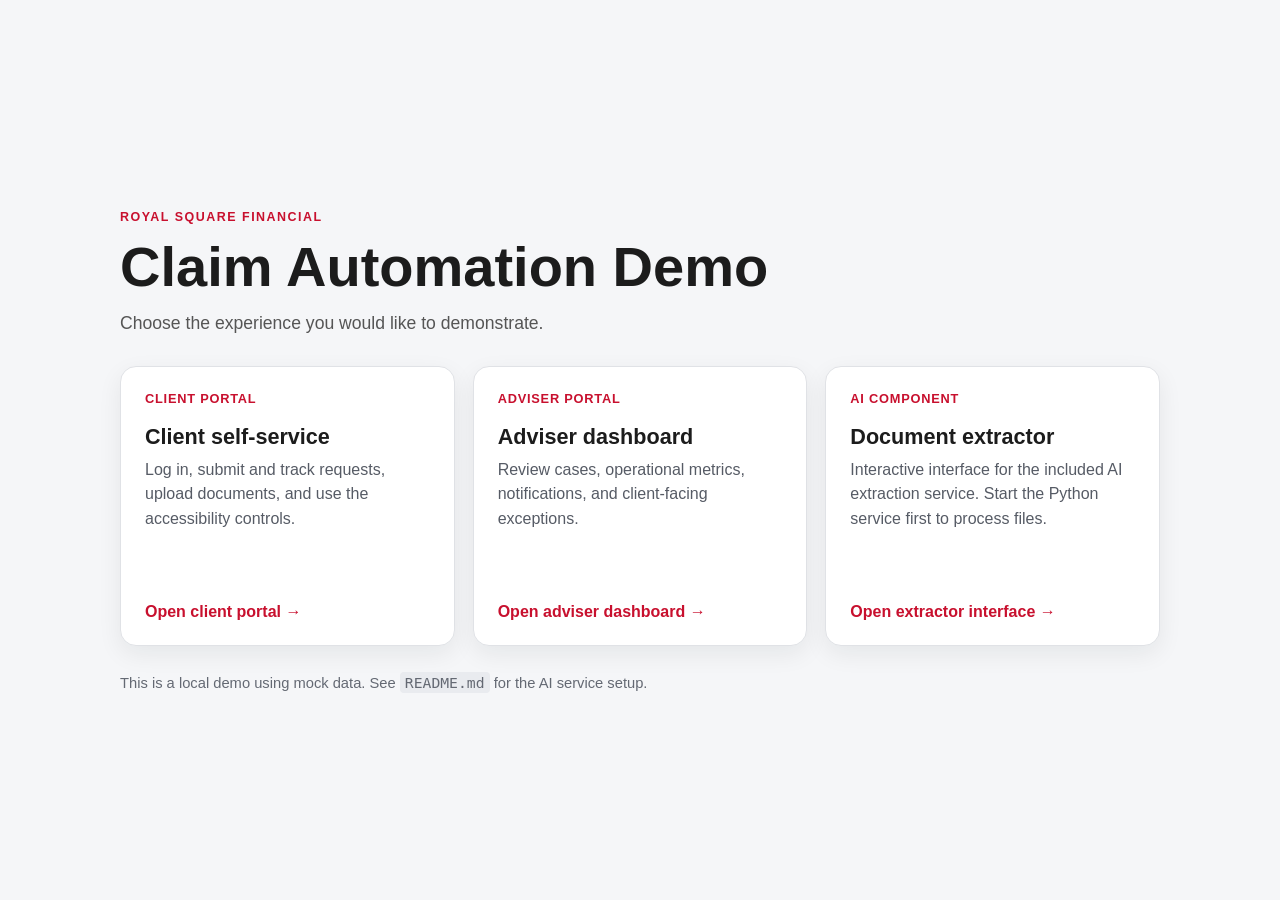
<file: Front/index.html>
<!doctype html>
<html lang="en">
<head>
  <meta charset="utf-8">
  <meta name="viewport" content="width=device-width, initial-scale=1">
  <meta name="theme-color" content="#c8102e">
  <title>Royal Square Financial | Demo</title>
  <link rel="stylesheet" href="launcher.css">
</head>
<body>
  <main class="shell">
    <p class="eyebrow">Royal Square Financial</p>
    <h1>Claim Automation Demo</h1>
    <p class="intro">Choose the experience you would like to demonstrate.</p>
    <section class="cards" aria-label="Demo areas">
      <a class="card" href="Frontend/index.html">
        <span class="tag">Client portal</span>
        <h2>Client self-service</h2>
        <p>Log in, submit and track requests, upload documents, and use the accessibility controls.</p>
        <span class="open">Open client portal →</span>
      </a>
      <a class="card" href="Adviser%20Portal/adviser-dashboard.html">
        <span class="tag">Adviser portal</span>
        <h2>Adviser dashboard</h2>
        <p>Review cases, operational metrics, notifications, and client-facing exceptions.</p>
        <span class="open">Open adviser dashboard →</span>
      </a>
      <a class="card" href="AI%20Extractor/src/static/index.html">
        <span class="tag">AI component</span>
        <h2>Document extractor</h2>
        <p>Interactive interface for the included AI extraction service. Start the Python service first to process files.</p>
        <span class="open">Open extractor interface →</span>
      </a>
    </section>
    <p class="note">This is a local demo using mock data. See <code>README.md</code> for the AI service setup.</p>
  </main>
</body>
</html>
</file>
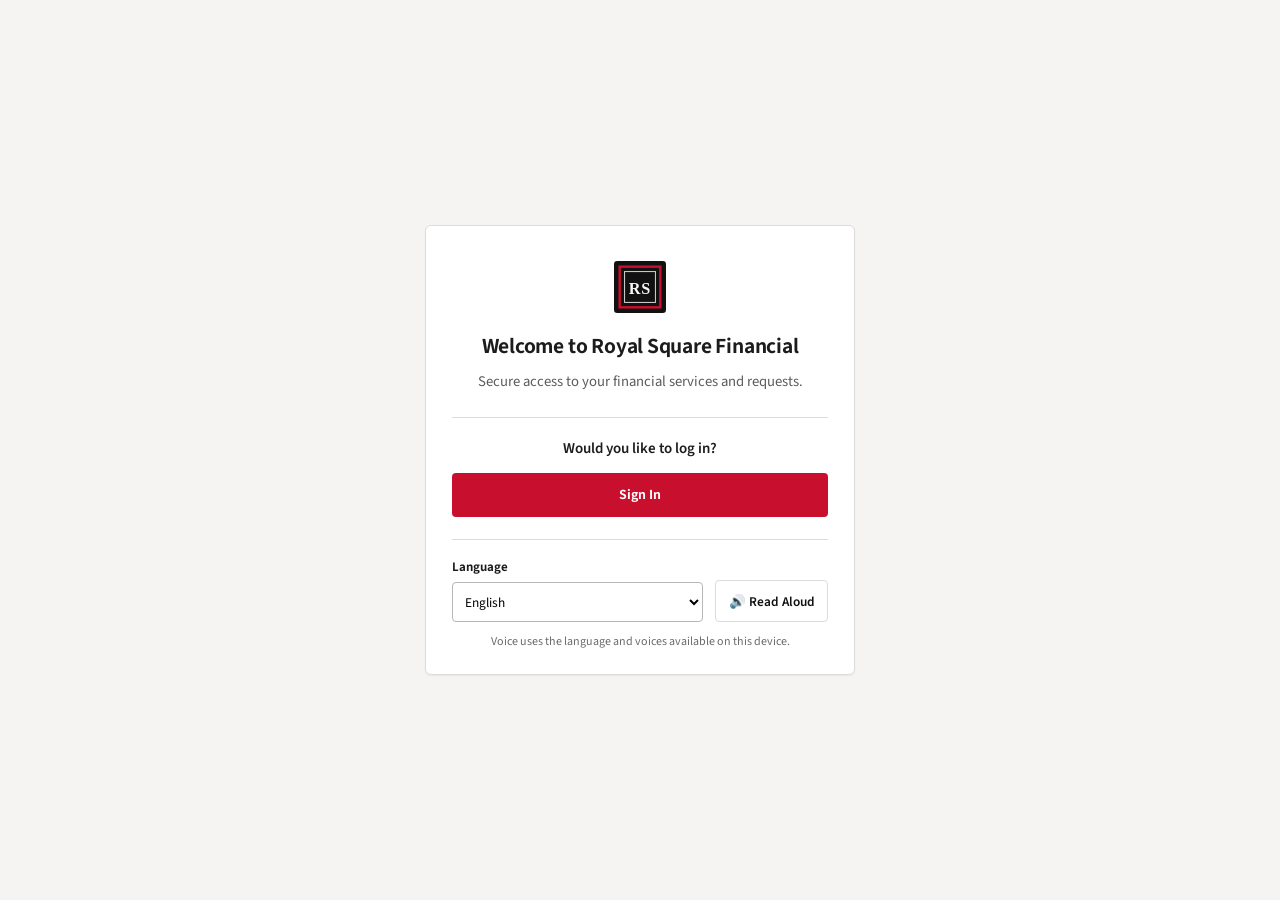
<file: Front/Frontend/index.html>
<!DOCTYPE html>
<html lang="en">
<head>
  <meta charset="UTF-8">
  <meta name="viewport" content="width=device-width, initial-scale=1.0">
  <title>Royal Square Financial</title>
  <meta name="description" content="Royal Square Financial — secure access to financial services, requests and claims.">
  <meta name="theme-color" content="#c8102e">
  <meta name="mobile-web-app-capable" content="yes">
  <meta name="apple-mobile-web-app-capable" content="yes">
  <link rel="manifest" href="manifest.webmanifest">
  <link rel="stylesheet" href="styles.css">
</head>
<body>
  <a href="#main-content" class="skip-link">Skip to main content</a>
  <div id="sr-announcer" class="sr-only" aria-live="polite" aria-atomic="true"></div>

  <!-- WELCOME / LOGIN CHOICE -->
  <section id="view-welcome" class="welcome-screen" aria-labelledby="welcomeHeading">
    <div class="welcome-card">
      <img src="assets/logo.svg" alt="Royal Square Financial" class="welcome-logo">
      <h1 id="welcomeHeading" class="welcome-title" data-i18n="authTitle">Welcome to Royal Square Financial</h1>
      <p class="welcome-sub" data-i18n="authSubtitle">Secure access to your financial services and requests.</p>

      <div class="welcome-choice">
        <p class="welcome-question" data-i18n="loginChoicePrompt">Would you like to log in?</p>
        <button type="button" id="btnOpenLogin" class="btn btn-primary btn-block" data-i18n="signInBtn">Sign In</button>
      </div>

      <div class="welcome-accessibility">
        <div class="welcome-setting">
          <label for="welcomeLangSelect" class="form-label" data-i18n="languageLabel">Language</label>
          <select id="welcomeLangSelect" class="lang-select" aria-label="Language">
            <option value="en">English</option>
            <option value="zu">isiZulu</option>
            <option value="xh">isiXhosa</option>
            <option value="af">Afrikaans</option>
            <option value="st">Sesotho</option>
            <option value="tn">Setswana</option>
            <option value="ts">isiTsonga</option>
            <option value="ss">siSwati</option>
            <option value="ve">Tshivenda</option>
            <option value="nr">isiNdebele</option>
            <option value="nso">Sepedi</option>
          </select>
        </div>
        <button type="button" id="btnWelcomeVoice" class="voice-read-btn" aria-label="Read this page aloud">🔊 <span data-i18n="readAloud">Read Aloud</span></button>
      </div>
      <p class="voice-note" data-i18n="voiceDemoNote">Voice uses the language and voices available on this device.</p>
    </div>
  </section>

  <!-- LOGIN -->
  <section id="view-login" class="login-screen" aria-labelledby="loginHeading" hidden>
    <div class="login-card">
      <img src="assets/logo.svg" alt="Royal Square Financial" class="login-logo">
      <h1 id="loginHeading" class="login-title" data-i18n="authTitle">Welcome to Royal Square Financial</h1>
      <p class="login-sub" data-i18n="authSubtitle">Secure access to your financial services and requests.</p>
      <div class="login-top-tools">
        <button type="button" id="btnBackToWelcome" class="btn btn-secondary btn-sm" data-i18n="backBtn">Back</button>
        <button type="button" id="btnLoginVoice" class="voice-read-btn" data-i18n="readAloud">🔊 Read Aloud</button>
      </div>

      <div class="segmented" role="tablist" aria-label="Identification method">
        <button type="button" id="idMethodSa" role="tab" aria-pressed="true" data-i18n="labelSaIdNumber">South African ID Number</button>
        <button type="button" id="idMethodPassport" role="tab" aria-pressed="false" data-i18n="labelPassportNumber">Passport Number</button>
      </div>

      <form id="loginForm" novalidate>
        <div id="saIdGroup" class="form-group">
          <label for="loginSaId" class="form-label" data-i18n="labelSaIdNumber">South African ID Number</label>
          <span class="form-hint" data-i18n="id13Hint">Enter your 13-digit ID number</span>
          <input type="text" id="loginSaId" class="form-control" inputmode="numeric" maxlength="13" placeholder="8001015009087" autocomplete="off" aria-describedby="saIdError">
          <p id="saIdError" class="field-error" role="alert" data-i18n="idError">Please enter a valid 13-digit South African ID number. Use numbers only.</p>
        </div>

        <div id="passportGroup" class="form-group" hidden>
          <label for="loginPassport" class="form-label" data-i18n="labelPassportNumber">Passport Number</label>
          <span class="form-hint" data-i18n="passportHint">Enter your passport number</span>
          <input type="text" id="loginPassport" class="form-control" maxlength="6" placeholder="AB1234" autocomplete="off" aria-describedby="passportError">
          <p id="passportError" class="field-error" role="alert" data-i18n="passportError">Use 2 letters followed by 4 numbers, for example AB1234.</p>
        </div>

        <button type="submit" id="btnContinueLogin" class="btn btn-primary btn-block" data-i18n="continueBtn">Continue</button>
      </form>
    </div>
  </section>

  <!-- AUTHENTICATED APP -->
  <div id="app-shell" class="app-shell" hidden>
    <header class="site-header header-relative">
      <div class="header-container">
        <a href="#" id="brandLogoLink" class="brand-wrapper" aria-label="Royal Square Financial home">
          <img src="assets/logo.svg" alt="" class="brand-logo">
          <div>
            <div class="brand-title">Royal Square Financial</div>
            <p class="brand-subtitle">Client services</p>
          </div>
        </a>
        <div class="header-tools">
          <div id="networkBadge" class="network-badge online" role="status">
            <span id="networkIcon" aria-hidden="true">●</span>
            <span id="networkStatusText" data-i18n="statusOnline">Online</span>
          </div>
          <div class="header-language">
            <label for="mainLangSelect" class="sr-only" data-i18n="languageLabel">Language</label>
            <select id="mainLangSelect" class="lang-select lang-select-header" aria-label="Language">
              <option value="en">English</option>
              <option value="zu">isiZulu</option>
              <option value="xh">isiXhosa</option>
              <option value="af">Afrikaans</option>
              <option value="st">Sesotho</option>
              <option value="tn">Setswana</option>
              <option value="ts">isiTsonga</option>
              <option value="ss">siSwati</option>
              <option value="ve">Tshivenda</option>
              <option value="nr">isiNdebele</option>
              <option value="nso">Sepedi</option>
            </select>
          </div>
          <button type="button" id="btnVoiceMenu" class="icon-btn" aria-expanded="false" aria-controls="voicePanel">
            🔊 <span data-i18n="voiceMenuTitle">Voice</span>
          </button>
          <button type="button" id="btnUserAuth" class="icon-btn">
            <span id="userAuthLabel" data-i18n="accountTitle">Account</span>
          </button>
        </div>
      </div>

      <div id="voicePanel" class="voice-panel" hidden>
        <h3 data-i18n="voiceMenuTitle">Voice</h3>
        <button type="button" class="voice-option selected" data-voice="1">
          Voice 1
          <small>Natural female voice</small>
        </button>
        <button type="button" class="voice-option" data-voice="2">
          Voice 2
          <small>Natural male voice</small>
        </button>
        <button type="button" class="voice-option" data-voice="3">
          Voice 3
          <small>Alternative female voice</small>
        </button>
        <button type="button" class="voice-option" data-voice="4">
          Voice 4
          <small>Alternative male voice</small>
        </button>
        <button type="button" id="btnReadAloud" class="btn btn-secondary btn-block btn-sm" style="margin-top: 0.65rem;">
          🔊 Read Aloud
        </button>
      </div>

      <nav class="site-nav" aria-label="Primary">
        <div class="nav-inner">
          <button type="button" class="nav-link" data-nav="home" aria-current="page" data-i18n="navHome">Home</button>
          <button type="button" class="nav-link" data-nav="requests" data-i18n="navRequests">My Requests</button>
          <button type="button" class="nav-link" data-nav="goals" data-i18n="navGoals">Goals</button>
          <button type="button" class="nav-link" data-nav="messages" data-i18n="navMessages">Messages</button>
          <button type="button" class="nav-link" data-nav="settings" data-i18n="navSettings">Settings</button>
        </div>
      </nav>
    </header>

    <div id="notificationsRegion" aria-live="assertive" role="region" aria-label="Alerts">
      <div id="offlineNotice" class="notice-banner offline" style="display: none;">
        <div class="notice-content">
          <div>
            <div class="notice-title">🟠 You're offline</div>
            <div class="notice-body">You can still start a request. It will be saved on this device until you are back online.</div>
          </div>
        </div>
      </div>
      <div id="onlineSyncNotice" class="notice-banner online-sync" style="display: none;">
        <div class="notice-content">
          <div>
            <div class="notice-title">🟢 Connection restored</div>
            <div class="notice-body"><span id="pendingCount">1</span> request is ready to submit.</div>
          </div>
        </div>
        <button id="btnSyncNow" class="btn btn-success btn-sm" type="button">Sync Request</button>
      </div>
    </div>

    <main id="main-content" class="main-wrapper" tabindex="-1">

      <section id="view-home" class="app-view">
        <div class="home-block">
          <h1 class="page-title" data-i18n="attentionTitle">What needs my attention?</h1>
          <p class="page-lead" data-i18n="attentionLead">We will tell you plainly if something needs a response. You do not need to know which form to use.</p>
          <div class="attention-list">
            <article class="attention-card action">
              <div>
                <div class="card-kicker" data-i18n="actionRequired">Action required</div>
                <p class="card-copy" data-i18n="missingPoliceDocs">Upload missing police documentation for Claim #RS-1042.</p>
              </div>
              <button type="button" id="btnContinueClaim1042" class="btn btn-primary btn-sm">Continue</button>
            </article>
            <article class="attention-card upcoming">
              <div>
                <div class="card-kicker" data-i18n="upcoming">Upcoming</div>
                <p class="card-copy" data-i18n="annualReviewDue">Your annual financial review is due.</p>
              </div>
              <button type="button" id="btnScheduleReview" class="btn btn-secondary btn-sm" data-i18n="scheduleReview">Schedule Review</button>
            </article>
            <article class="attention-card ok">
              <div>
                <div class="card-kicker" data-i18n="noActionRequired">No action required</div>
                <p class="card-copy" data-i18n="investmentUpdateReceived">Your investment update has been received.</p>
              </div>
            </article>
          </div>
        </div>

        <div class="home-block request-choice-block">
          <h2 class="page-title" data-i18n="heroHeadline">What would you like to report or do?</h2>
          <p class="page-lead" data-i18n="heroSubhead">Tell us what happened and we'll guide you through the next steps.</p>
          <div class="request-grid">
            <button type="button" class="request-card" data-request="accident">
              <span class="request-mark" aria-hidden="true">🚗</span>
              <span>
                <h3 data-i18n="reportAccidentCardTitle">I had an accident</h3>
                <p data-i18n="reportAccidentCardDesc">Report a vehicle accident and start a claim.</p>
              </span>
            </button>
            <button type="button" class="request-card" data-request="document">
              <span class="request-mark" aria-hidden="true">📄</span>
              <span>
                <h3 data-i18n="requestDocumentTitle">I need a document</h3>
                <p data-i18n="requestDocumentDesc">Statements, policy documents or certificates.</p>
              </span>
            </button>
            <button type="button" class="request-card" data-request="renewal">
              <span class="request-mark" aria-hidden="true">🔄</span>
              <span>
                <h3 data-i18n="requestRenewalTitle">I need to renew something</h3>
                <p data-i18n="requestRenewalDesc">Insurance, policy or document renewals.</p>
              </span>
            </button>
            <button type="button" class="request-card" data-request="details">
              <span class="request-mark" aria-hidden="true">🏠</span>
              <span>
                <h3 data-i18n="requestDetailsTitle">I need to update my details</h3>
                <p data-i18n="requestDetailsDesc">Personal or contact information changes.</p>
              </span>
            </button>
            <button type="button" class="request-card" data-request="beneficiary">
              <span class="request-mark" aria-hidden="true">💔</span>
              <span>
                <h3 data-i18n="requestBeneficiaryTitle">I need help with a death/beneficiary claim</h3>
                <p data-i18n="requestBeneficiaryDesc">We will guide you through the relevant process.</p>
              </span>
            </button>
            <button type="button" class="request-card" data-request="plan">
              <span class="request-mark" aria-hidden="true">💰</span>
              <span>
                <h3 data-i18n="requestPlanTitle">I need help with my financial plan</h3>
                <p data-i18n="requestPlanDesc">Reviews, goals and planning requests.</p>
              </span>
            </button>
            <button type="button" class="request-card" data-request="other">
              <span class="request-mark" aria-hidden="true">❓</span>
              <span>
                <h3 data-i18n="requestOtherTitle">Something else</h3>
                <p data-i18n="requestOtherDesc">Describe what you need in your own words.</p>
              </span>
            </button>
          </div>
        </div>
      </section>

      <section id="view-requests" class="app-view" hidden>
        <h1 class="page-title" data-i18n="myClaimsHeading">My Requests</h1>
        <p class="page-lead">Track accident reports and other requests you have started.</p>
        <div id="claimsList" class="claim-card-list"></div>
      </section>

      <section id="view-goals" class="app-view" hidden>
        <h1 class="page-title" data-i18n="navGoals">Goals</h1>
        <p class="page-lead">Your adviser can help you review these when you ask for a financial-plan conversation.</p>
        <div class="panel" style="margin-top: 0.85rem;">
          <h2 class="section-title">Retirement savings</h2>
          <p class="section-subtitle">On track for your 2026 review. No action needed this week.</p>
        </div>
        <div class="panel" style="margin-top: 0.65rem;">
          <h2 class="section-title">Emergency fund</h2>
          <p class="section-subtitle">You asked to revisit this after your next salary date.</p>
        </div>
      </section>

      <section id="view-messages" class="app-view" hidden>
        <h1 class="page-title" data-i18n="navMessages">Messages</h1>
        <p class="page-lead">Short updates from Royal Square. We will also SMS or WhatsApp you if you miss something important.</p>
        <article class="claim-card" style="margin-top: 0.85rem;">
          <div>
            <div class="claim-ref-number">Claim #RS-1042</div>
            <p class="section-subtitle">Please upload the police document so assessment can continue.</p>
          </div>
        </article>
        <article class="claim-card">
          <div>
            <div class="claim-ref-number">Investment update</div>
            <p class="section-subtitle">Your latest statement has been received. No action required.</p>
          </div>
        </article>
      </section>

      <section id="view-settings" class="app-view" hidden>
        <h1 class="sr-only" data-i18n="settingsBtn">Settings</h1>
        <div class="settings-layout">
          <section class="settings-section" aria-labelledby="setAccount">
            <h3 id="setAccount" data-i18n="accountTitle">Account</h3>
            <div class="review-row">
              <div class="review-key" data-i18n="identificationMethod">Identification method</div>
              <div class="review-val" id="settingsIdMethod">South African ID Number</div>
            </div>
            <div class="review-row">
              <div class="review-key" data-i18n="contactInformation">Contact information</div>
              <div class="review-val" id="settingsContact">082 555 0192 · nokuthula@example.co.za</div>
            </div>
            <div style="margin-top: 0.75rem;">
              <button type="button" id="btnSignOut" class="btn btn-secondary" data-i18n="btnSignOut">Sign out</button>
            </div>
          </section>

          <section class="settings-section" aria-labelledby="setA11y">
            <h3 id="setA11y" data-i18n="accessibilityTitle">Accessibility</h3>
            <div class="toggle-switch-row">
              <span class="switch-label" data-i18n="readImportantInstructions">Read Aloud on important instructions</span>
              <label class="switch">
                <input type="checkbox" id="toggleReadAloudPref">
                <span class="slider"></span>
              </label>
            </div>
            <div class="form-group" style="margin-top: 0.7rem;">
              <label for="settingsVoiceSelect" class="form-label" data-i18n="voiceSelection">Voice selection</label>
              <select id="settingsVoiceSelect" class="settings-select">
                <option value="1">Voice 1 — Natural female voice</option>
                <option value="2">Voice 2 — Natural male voice</option>
                <option value="3">Voice 3 — Alternative female voice</option>
                <option value="4">Voice 4 — Alternative male voice</option>
              </select>
            </div>
            <p class="form-label" data-i18n="textSizeLabel">Text size</p>
            <div class="choice-group">
              <button type="button" class="btn-choice text-size-btn" data-size="normal" data-i18n="textNormal">Normal</button>
              <button type="button" class="btn-choice text-size-btn" data-size="large" data-i18n="textLarge">Large</button>
              <button type="button" class="btn-choice text-size-btn" data-size="xlarge" data-i18n="textXLarge">Extra large</button>
            </div>
            <div class="toggle-switch-row">
              <span class="switch-label" data-i18n="highContrast">High contrast mode</span>
              <label class="switch">
                <input type="checkbox" id="toggleContrastInput">
                <span class="slider"></span>
              </label>
            </div>
          </section>

          <section class="settings-section" aria-labelledby="setLang">
            <h3 id="setLang" data-i18n="languageLabel">Language</h3>
            <label for="langSelect" class="form-label" data-i18n="preferredLanguage">Preferred language</label>
            <select id="langSelect" class="lang-select">
              <option value="en">English</option>
              <option value="zu">isiZulu</option>
              <option value="xh">isiXhosa</option>
              <option value="af">Afrikaans</option>
              <option value="nso">Sepedi</option>
              <option value="tn">Setswana</option>
              <option value="st">Sesotho</option>
              <option value="ts">isiTsonga</option>
              <option value="ss">siSwati</option>
              <option value="ve">Tshivenda</option>
              <option value="nr">isiNdebele</option>
            </select>
          </section>

          <section class="settings-section" aria-labelledby="setNotes">
            <h3 id="setNotes" data-i18n="notificationsTitle">Notifications</h3>
            <div class="toggle-switch-row">
              <span class="switch-label" data-i18n="smsNotifications">SMS notifications</span>
              <label class="switch"><input type="checkbox" id="toggleSms" checked><span class="slider"></span></label>
            </div>
            <div class="toggle-switch-row">
              <span class="switch-label" data-i18n="whatsappNotifications">WhatsApp notifications</span>
              <label class="switch"><input type="checkbox" id="toggleWhatsApp"><span class="slider"></span></label>
            </div>
            <div class="toggle-switch-row">
              <span class="switch-label" data-i18n="emailNotifications">Email notifications</span>
              <label class="switch"><input type="checkbox" id="toggleEmail" checked><span class="slider"></span></label>
            </div>
          </section>

          <section class="settings-section" aria-labelledby="setPrivacy">
            <h3 id="setPrivacy" data-i18n="privacySecurityTitle">Privacy &amp; Security</h3>
            <p class="section-subtitle">We use your information only to process the request you start. You can withdraw consent at any time by signing out or contacting us.</p>
            <div class="toggle-switch-row">
              <span class="switch-label" data-i18n="consentDocuments">Consent to process request documents</span>
              <label class="switch"><input type="checkbox" id="toggleConsent" checked><span class="slider"></span></label>
            </div>
            <p class="section-subtitle" style="margin-top: 0.65rem;">Security: this prototype stores information on this device until it is submitted.</p>
            <div class="toggle-switch-row">
              <span class="switch-label" data-i18n="workOfflineDemo">Work offline (demo)</span>
              <label class="switch"><input type="checkbox" id="toggleOfflineSim"><span class="slider"></span></label>
            </div>
          </section>
        </div>
      </section>

      <section id="view-generic" class="app-view" hidden>
        <h1 id="genericTitle" class="page-title" data-i18n="genericStartTitle">Start a request</h1>
        <p id="genericLead" class="page-lead" data-i18n="genericStartLead">Tell us what you need. We will route this to the right team.</p>
        <form id="genericForm" class="panel" style="margin-top: 0.9rem;" novalidate>
          <div class="ai-scan-panel">
            <div class="ai-scan-copy">
              <strong data-i18n="aiScanTitle">AI document scan</strong>
              <span data-i18n="aiScanDesc">Take a photo or upload a document and the demo AI will read it and fill this request for you.</span>
            </div>
            <div class="ai-scan-actions">
              <button type="button" id="btnGenericScan" class="btn btn-primary btn-sm" data-i18n="aiScanButton">📷 Scan document</button>
              <button type="button" id="btnGenericSampleScan" class="btn btn-secondary btn-sm" data-i18n="aiSampleButton">Use demo document</button>
            </div>
            <input type="file" id="genericScanInput" accept="image/*,.pdf,.png,.jpg,.jpeg" capture="environment" hidden>
            <div id="genericScanStatus" class="ai-scan-status" hidden></div>
          </div>
          <div class="form-group">
            <label for="genericDetail" class="form-label" data-i18n="genericDetailLabel">What do you need?</label>
            <textarea id="genericDetail" class="form-control" rows="4" required></textarea>
          </div>
          <div class="form-nav-row">
            <button type="button" id="btnGenericCancel" class="btn btn-secondary" data-i18n="btnCancelReturn">Back to home</button>
            <button type="submit" class="btn btn-primary" data-i18n="submitRequest">Submit request</button>
          </div>
        </form>
      </section>

      <section id="view-report" class="app-view" hidden aria-labelledby="reportFlowHeading">
        <h1 id="reportFlowHeading" class="sr-only">Accident reporting</h1>

        <nav class="progress-container" aria-label="Claim progress">
          <ol class="progress-steps">
            <li id="pStep1" class="progress-step-item active" aria-current="step">
              <div class="step-circle">1</div>
              <span class="step-label">What happened</span>
            </li>
            <li id="pStep2" class="progress-step-item">
              <div class="step-circle">2</div>
              <span class="step-label">Documents</span>
            </li>
            <li id="pStep3" class="progress-step-item">
              <div class="step-circle">3</div>
              <span class="step-label">Review</span>
            </li>
            <li id="pStep4" class="progress-step-item">
              <div class="step-circle">4</div>
              <span class="step-label">Status</span>
            </li>
          </ol>
        </nav>

        <aside class="guidance-card">
          <div class="guidance-header">
            <strong style="font-size: 0.8125rem;">This step</strong>
            <button id="btnReadGuidance" class="btn btn-secondary btn-sm" type="button">🔊 Read Aloud</button>
          </div>
          <div class="guidance-q" data-i18n="whatNext">What do I need to do next?</div>
          <div id="guideNext" class="guidance-a">Answer the questions below, then continue.</div>
        </aside>

        <section id="step-1" class="panel" aria-labelledby="step1Title">
          <h2 id="step1Title" class="section-title" data-i18n="step1Title">Step 1 — Tell us what happened</h2>
          <div class="ai-scan-panel accident-ai-scan">
            <div class="ai-scan-copy">
              <strong data-i18n="aiAccidentTitle">Scan a document or photo to fill the accident form</strong>
              <span data-i18n="aiAccidentDesc">The demo AI can read a licence, vehicle document, police document or accident photo and fill the fields below for you.</span>
            </div>
            <div class="ai-scan-actions">
              <button type="button" id="btnAccidentScan" class="btn btn-primary btn-sm" data-i18n="aiScanButton">📷 Scan document</button>
              <button type="button" id="btnAccidentSampleScan" class="btn btn-secondary btn-sm" data-i18n="aiSampleButton">Use demo document</button>
            </div>
            <input type="file" id="accidentScanInput" accept="image/*,.pdf,.png,.jpg,.jpeg" capture="environment" hidden>
            <div id="accidentScanStatus" class="ai-scan-status" hidden></div>
          </div>
          <form id="formStep1" novalidate>
            <div class="form-row two">
              <div class="form-group">
                <label for="inputDate" class="form-label">Date</label>
                <input type="date" id="inputDate" class="form-control" required>
              </div>
              <div class="form-group">
                <label for="inputTime" class="form-label">Approximate time</label>
                <input type="time" id="inputTime" class="form-control">
              </div>
            </div>
            <div class="form-group">
              <label for="inputLocation" class="form-label">Location</label>
              <input type="text" id="inputLocation" class="form-control" placeholder="Street, suburb or landmark">
            </div>
            <div class="form-group">
              <label for="inputVehicleReg" class="form-label">Vehicle registration</label>
              <input type="text" id="inputVehicleReg" class="form-control" placeholder="e.g. CA 145-987">
            </div>
            <div class="form-group">
              <label for="inputDescription" class="form-label">Short description</label>
              <textarea id="inputDescription" class="form-control" rows="3" placeholder="In your own words, what happened?"></textarea>
            </div>
            <div class="form-nav-row">
              <button type="button" id="btnStep1Cancel" class="btn btn-secondary">Back to home</button>
              <button type="submit" class="btn btn-primary">Continue</button>
            </div>
          </form>
        </section>

        <section id="step-2" class="panel" hidden aria-labelledby="step2Title">
          <h2 id="step2Title" class="section-title">Step 2 — Provide supporting documents</h2>
          <p class="section-subtitle" style="margin-bottom: 0.9rem;">Upload what you have now. You can add more later.</p>

          <div class="doc-upload-card" id="cardDocPolice">
            <div class="doc-card-header">
              <div>
                <h3 class="doc-card-title">Police documentation</h3>
                <p class="doc-card-desc">Case document or SAPS report.</p>
              </div>
              <span class="status-pill action-needed" id="badgePolice">Still needed</span>
            </div>
            <div class="doc-actions-row">
              <input type="file" id="filePolice" accept="image/*,application/pdf" class="file-input-hidden">
              <button type="button" class="btn btn-primary btn-sm" id="btnUploadPolice">Upload</button>
              <button type="button" id="btnSamplePolice" class="btn btn-secondary btn-sm">Use sample</button>
            </div>
            <div id="previewPolice" class="doc-preview-box" hidden>
              <div class="doc-thumb" style="background:#f3f3f3;display:grid;place-items:center;">PDF</div>
              <div class="doc-meta">
                <div class="doc-name" id="fileNamePolice">police_report.pdf</div>
                <div class="doc-status-badge">Saved on this device</div>
              </div>
              <button type="button" id="btnRemovePolice" class="btn btn-secondary btn-sm">Remove</button>
            </div>
          </div>

          <div class="doc-upload-card" id="cardDocDamage">
            <div class="doc-card-header">
              <div>
                <h3 class="doc-card-title">Photos</h3>
                <p class="doc-card-desc">Damage, scene or vehicle photos.</p>
              </div>
              <span class="status-pill action-needed" id="badgeDamage">Still needed</span>
            </div>
            <div class="doc-actions-row">
              <input type="file" id="fileDamage" accept="image/*" class="file-input-hidden">
              <button type="button" class="btn btn-primary btn-sm" id="btnUploadDamage">Upload</button>
              <button type="button" id="btnSampleDamage" class="btn btn-secondary btn-sm">Use sample</button>
            </div>
            <div id="scanBoxDamage" class="scan-progress-box" hidden>
              <div class="scan-status-text" id="scanTextDamage">Uploading…</div>
              <div class="progress-bar-track"><div class="progress-bar-fill" id="scanFillDamage"></div></div>
            </div>
            <div id="previewDamage" class="doc-preview-box" hidden>
              <img id="imgPreviewDamage" src="assets/damage_sample.jpg" alt="Vehicle damage" class="doc-thumb">
              <div class="doc-meta">
                <div class="doc-name" id="fileNameDamage">vehicle_damage.jpg</div>
                <div class="doc-status-badge">Saved on this device</div>
              </div>
              <button type="button" id="btnRemoveDamage" class="btn btn-secondary btn-sm">Remove</button>
            </div>
          </div>

          <div class="doc-upload-card" id="cardDocLicense">
            <div class="doc-card-header">
              <div>
                <h3 class="doc-card-title">Vehicle documents</h3>
                <p class="doc-card-desc">Licence disc, registration or licence card.</p>
              </div>
              <span class="status-pill review" id="badgeLicense">Optional</span>
            </div>
            <div class="doc-actions-row">
              <input type="file" id="fileLicense" accept="image/*" class="file-input-hidden">
              <button type="button" class="btn btn-secondary btn-sm" id="btnUploadLicense">Upload</button>
              <button type="button" id="btnSampleLicense" class="btn btn-secondary btn-sm">Use sample</button>
            </div>
            <div id="scanBoxLicense" class="scan-progress-box" hidden>
              <div class="scan-status-text" id="scanTextLicense">Uploading…</div>
              <div class="progress-bar-track"><div class="progress-bar-fill" id="scanFillLicense"></div></div>
            </div>
            <div id="previewLicense" class="doc-preview-box" hidden>
              <div class="doc-thumb" style="background:#f3f3f3;display:grid;place-items:center;">DOC</div>
              <div class="doc-meta">
                <div class="doc-name" id="fileNameLicense">vehicle_licence.jpg</div>
                <div class="doc-status-badge">Saved on this device</div>
              </div>
              <button type="button" id="btnRemoveLicense" class="btn btn-secondary btn-sm">Remove</button>
            </div>
          </div>

          <div class="doc-upload-card" id="cardDocOther">
            <div class="doc-card-header">
              <div>
                <h3 class="doc-card-title">Other supporting evidence</h3>
                <p class="doc-card-desc">Anything else that helps explain what happened.</p>
              </div>
            </div>
            <div class="doc-actions-row">
              <input type="file" id="fileOther" accept="image/*,application/pdf" class="file-input-hidden">
              <button type="button" class="btn btn-secondary btn-sm" id="btnUploadOther">Upload</button>
            </div>
            <div id="previewOther" class="doc-preview-box" hidden>
              <div class="doc-meta">
                <div class="doc-name" id="fileNameOther">supporting_file</div>
                <div class="doc-status-badge">Saved on this device</div>
              </div>
              <button type="button" id="btnRemoveOther" class="btn btn-secondary btn-sm">Remove</button>
            </div>
          </div>

          <div class="form-nav-row">
            <button type="button" id="btnStep2Back" class="btn btn-secondary">Back</button>
            <button type="button" id="btnStep2Next" class="btn btn-primary">Continue</button>
          </div>
        </section>

        <section id="step-3" class="panel" hidden aria-labelledby="step3Title">
          <h2 id="step3Title" class="section-title">Step 3 — Review information</h2>
          <p class="section-subtitle" style="margin-bottom: 0.85rem;">Correct anything that does not look right before you submit.</p>

          <div class="review-card">
            <div class="detected-flag">✓ Information detected</div>
            <div class="review-row">
              <div class="review-key">SAPS Case Number</div>
              <div class="review-val"><input type="text" id="revCaseNumber" class="form-control" value="482/09/2026"></div>
            </div>
            <div class="review-row">
              <div class="review-key">Police Station</div>
              <div class="review-val"><input type="text" id="revStation" class="form-control" value="Cape Town Central"></div>
            </div>
            <div class="review-row">
              <div class="review-key">Investigating Officer</div>
              <div class="review-val"><input type="text" id="revOfficer" class="form-control" value="Sgt. Dlamini"></div>
            </div>
          </div>

          <div class="review-card">
            <div class="review-card-header">
              <h3 class="review-card-title">Accident details</h3>
              <button type="button" id="btnEditStep1" class="btn btn-secondary btn-sm">Edit</button>
            </div>
            <div class="review-row"><div class="review-key">Date</div><div class="review-val" id="revDate">-</div></div>
            <div class="review-row"><div class="review-key">Time</div><div class="review-val" id="revTime">-</div></div>
            <div class="review-row"><div class="review-key">Location</div><div class="review-val" id="revLocation">-</div></div>
            <div class="review-row"><div class="review-key">Vehicle registration</div><div class="review-val" id="revVehicle">-</div></div>
            <div class="review-row"><div class="review-key">Description</div><div class="review-val" id="revDescription">-</div></div>
          </div>

          <div class="review-card">
            <div class="review-card-header">
              <h3 class="review-card-title">Documents</h3>
              <button type="button" id="btnEditStep2" class="btn btn-secondary btn-sm">Edit</button>
            </div>
            <div class="review-row"><div class="review-key">Police documentation</div><div class="review-val" id="revDocPolice">Not uploaded</div></div>
            <div class="review-row"><div class="review-key">Photos</div><div class="review-val" id="revDocDamage">Not uploaded</div></div>
            <div class="review-row"><div class="review-key">Vehicle documents</div><div class="review-val" id="revDocLicense">None provided</div></div>
            <div class="review-row"><div class="review-key">Other evidence</div><div class="review-val" id="revDocOther">None provided</div></div>
          </div>

          <div class="form-nav-row">
            <button type="button" id="btnStep3Back" class="btn btn-secondary">Back</button>
            <button type="button" id="btnSubmitClaim" class="btn btn-primary">Submit request</button>
          </div>
        </section>

        <section id="step-4" class="panel confirmation-card" hidden aria-labelledby="step4Title">
          <h2 id="step4Title" class="section-title">Claim status</h2>
          <div class="ref-code-box">
            <div class="form-hint">Claim number</div>
            <div id="confirmedRefCode" class="ref-code">RS-1042</div>
            <div id="confirmedOfflineBadge" class="status-pill waiting-sync" hidden>Saved on this device</div>
          </div>
          <div class="status-track" aria-label="Claim progress">
            <span id="stSubmitted" class="current">Submitted</span>
            <span id="stAssessment">Assessment</span>
            <span id="stAuth">Awaiting Authorisation</span>
            <span id="stDone">Completed</span>
          </div>
          <h3 class="section-title">What happens next?</h3>
          <div class="timeline-list">
            <div class="timeline-item">
              <div class="timeline-step-num">1</div>
              <div>
                <strong>We have your report</strong>
                <p class="section-subtitle">Your information is stored securely. If you were offline, it stays on this device until we can submit it.</p>
              </div>
            </div>
            <div class="timeline-item">
              <div class="timeline-step-num">2</div>
              <div>
                <strong>Assessment</strong>
                <p class="section-subtitle">A claims administrator checks the documents. You will hear from us if anything is missing.</p>
              </div>
            </div>
            <div class="timeline-item">
              <div class="timeline-step-num">3</div>
              <div>
                <strong>Authorisation if needed</strong>
                <p class="section-subtitle">An adviser steps in only when a human decision is required.</p>
              </div>
            </div>
          </div>
          <div class="form-nav-row">
            <button type="button" id="btnFinishReturnHome" class="btn btn-secondary" data-i18n="btnReturnHome">Return to home</button>
            <button type="button" id="btnPrintSummary" class="btn btn-primary" data-i18n="btnPrintSummary">Save or print summary</button>
          </div>
        </section>
      </section>
    </main>

    <footer class="site-footer">
      <div class="footer-inner">
        <div>
          <p class="footer-brand">Royal Square Financial</p>
          <p data-i18n="footerGuide">Tell us what happened. We will guide the next step.</p>
        </div>
        <div>
        </div>
      </div>
    </footer>
  </div>

  <div id="errorModal" class="modal-backdrop" role="dialog" aria-modal="true" aria-labelledby="modalErrorTitle">
    <div class="modal-card">
      <h2 id="modalErrorTitle" class="modal-title" data-i18n="errorTitle">Something went wrong</h2>
      <p id="modalErrorDesc" class="modal-body">Your information has been saved on this device. Please try again, or call us if you need help now.</p>
      <button type="button" id="btnCloseModal" class="btn btn-primary" data-i18n="btnClose">Close</button>
    </div>
  </div>

  <script src="i18n.js"></script>
  <script src="app.js"></script>
</body>
</html>
</file>
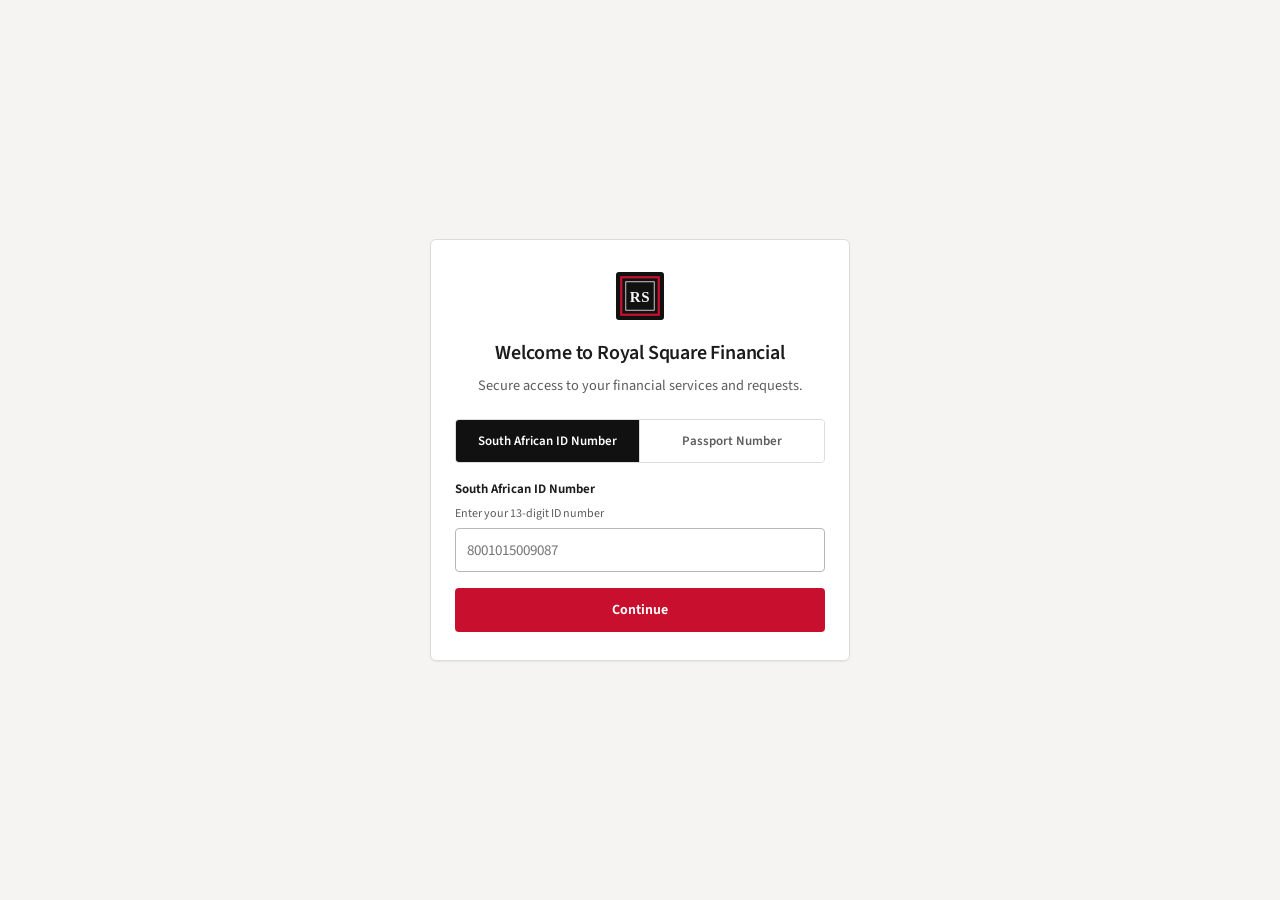
<file: Frontend_extracted/Frontend/index.html>
<!DOCTYPE html>
<html lang="en">
<head>
  <meta charset="UTF-8">
  <meta name="viewport" content="width=device-width, initial-scale=1.0">
  <title>Royal Square Financial</title>
  <meta name="description" content="Royal Square Financial — secure access to financial services, requests and claims.">
  <link rel="stylesheet" href="styles.css">
</head>
<body>
  <a href="#main-content" class="skip-link">Skip to main content</a>
  <div id="sr-announcer" class="sr-only" aria-live="polite" aria-atomic="true"></div>

  <!-- LOGIN -->
  <section id="view-login" class="login-screen" aria-labelledby="loginHeading">
    <div class="login-card">
      <img src="assets/logo.svg" alt="Royal Square Financial" class="login-logo">
      <h1 id="loginHeading" class="login-title">Welcome to Royal Square Financial</h1>
      <p class="login-sub">Secure access to your financial services and requests.</p>

      <div class="segmented" role="tablist" aria-label="Identification method">
        <button type="button" id="idMethodSa" role="tab" aria-pressed="true">South African ID Number</button>
        <button type="button" id="idMethodPassport" role="tab" aria-pressed="false">Passport Number</button>
      </div>

      <form id="loginForm" novalidate>
        <div id="saIdGroup" class="form-group">
          <label for="loginSaId" class="form-label">South African ID Number</label>
          <span class="form-hint">Enter your 13-digit ID number</span>
          <input type="text" id="loginSaId" class="form-control" inputmode="numeric" maxlength="13" placeholder="8001015009087" autocomplete="off" aria-describedby="saIdError">
          <p id="saIdError" class="field-error" role="alert">Please enter a valid 13-digit South African ID number. Use numbers only.</p>
        </div>

        <div id="passportGroup" class="form-group" hidden>
          <label for="loginPassport" class="form-label">Passport Number</label>
          <span class="form-hint">Enter your passport number</span>
          <input type="text" id="loginPassport" class="form-control" maxlength="6" placeholder="AB1234" autocomplete="off" aria-describedby="passportError">
          <p id="passportError" class="field-error" role="alert">Use 2 letters followed by 4 numbers, for example AB1234.</p>
        </div>

        <button type="submit" id="btnContinueLogin" class="btn btn-primary btn-block">Continue</button>
      </form>
    </div>
  </section>

  <!-- AUTHENTICATED APP -->
  <div id="app-shell" class="app-shell" hidden>
    <header class="site-header header-relative">
      <div class="header-container">
        <a href="#" id="brandLogoLink" class="brand-wrapper" aria-label="Royal Square Financial home">
          <img src="assets/logo.svg" alt="" class="brand-logo">
          <div>
            <div class="brand-title">Royal Square Financial</div>
            <p class="brand-subtitle">Client services</p>
          </div>
        </a>
        <div class="header-tools">
          <div id="networkBadge" class="network-badge online" role="status">
            <span id="networkIcon" aria-hidden="true">●</span>
            <span id="networkStatusText">Online</span>
          </div>
          <button type="button" id="btnVoiceMenu" class="icon-btn" aria-expanded="false" aria-controls="voicePanel">
            🔊 Voice
          </button>
          <button type="button" id="btnUserAuth" class="icon-btn">
            <span id="userAuthLabel">Account</span>
          </button>
        </div>
      </div>

      <div id="voicePanel" class="voice-panel" hidden>
        <h3>Voice</h3>
        <button type="button" class="voice-option selected" data-voice="1">
          Voice 1
          <small>Natural female voice</small>
        </button>
        <button type="button" class="voice-option" data-voice="2">
          Voice 2
          <small>Natural male voice</small>
        </button>
        <button type="button" class="voice-option" data-voice="3">
          Voice 3
          <small>Alternative female voice</small>
        </button>
        <button type="button" class="voice-option" data-voice="4">
          Voice 4
          <small>Alternative male voice</small>
        </button>
        <button type="button" id="btnReadAloud" class="btn btn-secondary btn-block btn-sm" style="margin-top: 0.65rem;">
          🔊 Read Aloud
        </button>
      </div>

      <nav class="site-nav" aria-label="Primary">
        <div class="nav-inner">
          <button type="button" class="nav-link" data-nav="home" aria-current="page">Home</button>
          <button type="button" class="nav-link" data-nav="requests">My Requests</button>
          <button type="button" class="nav-link" data-nav="goals">Goals</button>
          <button type="button" class="nav-link" data-nav="messages">Messages</button>
          <button type="button" class="nav-link" data-nav="settings">Settings</button>
        </div>
      </nav>
    </header>

    <div id="notificationsRegion" aria-live="assertive" role="region" aria-label="Alerts">
      <div id="offlineNotice" class="notice-banner offline" style="display: none;">
        <div class="notice-content">
          <div>
            <div class="notice-title">🟠 You're offline</div>
            <div class="notice-body">You can still start a request. It will be saved on this device until you are back online.</div>
          </div>
        </div>
      </div>
      <div id="onlineSyncNotice" class="notice-banner online-sync" style="display: none;">
        <div class="notice-content">
          <div>
            <div class="notice-title">🟢 Connection restored</div>
            <div class="notice-body"><span id="pendingCount">1</span> request is ready to submit.</div>
          </div>
        </div>
        <button id="btnSyncNow" class="btn btn-success btn-sm" type="button">Sync Request</button>
      </div>
    </div>

    <main id="main-content" class="main-wrapper" tabindex="-1">

      <section id="view-home" class="app-view">
        <div class="home-block">
          <h1 class="page-title">What needs my attention?</h1>
          <p class="page-lead">We will tell you plainly if something needs a response. You do not need to know which form to use.</p>
          <div class="attention-list">
            <article class="attention-card action">
              <div>
                <div class="card-kicker">Action required</div>
                <p class="card-copy">Upload missing police documentation for Claim #RS-1042.</p>
              </div>
              <button type="button" id="btnContinueClaim1042" class="btn btn-primary btn-sm">Continue</button>
            </article>
            <article class="attention-card upcoming">
              <div>
                <div class="card-kicker">Upcoming</div>
                <p class="card-copy">Your annual financial review is due.</p>
              </div>
              <button type="button" id="btnScheduleReview" class="btn btn-secondary btn-sm">Schedule Review</button>
            </article>
            <article class="attention-card ok">
              <div>
                <div class="card-kicker">No action required</div>
                <p class="card-copy">Your investment update has been received.</p>
              </div>
            </article>
          </div>
        </div>

        <div class="home-block">
          <h2 class="page-title">What would you like to report or do?</h2>
          <p class="page-lead">Tell us what happened and we'll guide you through the next steps.</p>
          <div class="request-grid">
            <button type="button" class="request-card" data-request="accident">
              <span class="request-mark" aria-hidden="true">🚗</span>
              <span>
                <h3>I had an accident</h3>
                <p>Report a vehicle accident and start a claim.</p>
              </span>
            </button>
            <button type="button" class="request-card" data-request="document">
              <span class="request-mark" aria-hidden="true">📄</span>
              <span>
                <h3>I need a document</h3>
                <p>Statements, policy documents or certificates.</p>
              </span>
            </button>
            <button type="button" class="request-card" data-request="renewal">
              <span class="request-mark" aria-hidden="true">🔄</span>
              <span>
                <h3>I need to renew something</h3>
                <p>Insurance, policy or document renewals.</p>
              </span>
            </button>
            <button type="button" class="request-card" data-request="details">
              <span class="request-mark" aria-hidden="true">🏠</span>
              <span>
                <h3>I need to update my details</h3>
                <p>Personal or contact information changes.</p>
              </span>
            </button>
            <button type="button" class="request-card" data-request="beneficiary">
              <span class="request-mark" aria-hidden="true">💔</span>
              <span>
                <h3>I need help with a death/beneficiary claim</h3>
                <p>We will guide you through the relevant process.</p>
              </span>
            </button>
            <button type="button" class="request-card" data-request="plan">
              <span class="request-mark" aria-hidden="true">💰</span>
              <span>
                <h3>I need help with my financial plan</h3>
                <p>Reviews, goals and planning requests.</p>
              </span>
            </button>
            <button type="button" class="request-card" data-request="other">
              <span class="request-mark" aria-hidden="true">❓</span>
              <span>
                <h3>Something else</h3>
                <p>Describe what you need in your own words.</p>
              </span>
            </button>
          </div>
        </div>
      </section>

      <section id="view-requests" class="app-view" hidden>
        <h1 class="page-title">My Requests</h1>
        <p class="page-lead">Track accident reports and other requests you have started.</p>
        <div id="claimsList" class="claim-card-list"></div>
      </section>

      <section id="view-goals" class="app-view" hidden>
        <h1 class="page-title">Goals</h1>
        <p class="page-lead">Your adviser can help you review these when you ask for a financial-plan conversation.</p>
        <div class="panel" style="margin-top: 0.85rem;">
          <h2 class="section-title">Retirement savings</h2>
          <p class="section-subtitle">On track for your 2026 review. No action needed this week.</p>
        </div>
        <div class="panel" style="margin-top: 0.65rem;">
          <h2 class="section-title">Emergency fund</h2>
          <p class="section-subtitle">You asked to revisit this after your next salary date.</p>
        </div>
      </section>

      <section id="view-messages" class="app-view" hidden>
        <h1 class="page-title">Messages</h1>
        <p class="page-lead">Short updates from Royal Square. We will also SMS or WhatsApp you if you miss something important.</p>
        <article class="claim-card" style="margin-top: 0.85rem;">
          <div>
            <div class="claim-ref-number">Claim #RS-1042</div>
            <p class="section-subtitle">Please upload the police document so assessment can continue.</p>
          </div>
        </article>
        <article class="claim-card">
          <div>
            <div class="claim-ref-number">Investment update</div>
            <p class="section-subtitle">Your latest statement has been received. No action required.</p>
          </div>
        </article>
      </section>

      <section id="view-settings" class="app-view" hidden>
        <h1 class="sr-only">Settings</h1>
        <div class="settings-layout">
          <section class="settings-section" aria-labelledby="setAccount">
            <h3 id="setAccount">Account</h3>
            <div class="review-row">
              <div class="review-key">Identification method</div>
              <div class="review-val" id="settingsIdMethod">South African ID Number</div>
            </div>
            <div class="review-row">
              <div class="review-key">Contact information</div>
              <div class="review-val" id="settingsContact">082 555 0192 · nokuthula@example.co.za</div>
            </div>
            <div style="margin-top: 0.75rem;">
              <button type="button" id="btnSignOut" class="btn btn-secondary">Sign out</button>
            </div>
          </section>

          <section class="settings-section" aria-labelledby="setA11y">
            <h3 id="setA11y">Accessibility</h3>
            <div class="toggle-switch-row">
              <span class="switch-label">Read Aloud on important instructions</span>
              <label class="switch">
                <input type="checkbox" id="toggleReadAloudPref">
                <span class="slider"></span>
              </label>
            </div>
            <div class="form-group" style="margin-top: 0.7rem;">
              <label for="settingsVoiceSelect" class="form-label">Voice selection</label>
              <select id="settingsVoiceSelect" class="settings-select">
                <option value="1">Voice 1 — Natural female voice</option>
                <option value="2">Voice 2 — Natural male voice</option>
                <option value="3">Voice 3 — Alternative female voice</option>
                <option value="4">Voice 4 — Alternative male voice</option>
              </select>
            </div>
            <p class="form-label">Text size</p>
            <div class="choice-group">
              <button type="button" class="btn-choice text-size-btn" data-size="normal">Normal</button>
              <button type="button" class="btn-choice text-size-btn" data-size="large">Large</button>
              <button type="button" class="btn-choice text-size-btn" data-size="xlarge">Extra large</button>
            </div>
            <div class="toggle-switch-row">
              <span class="switch-label">High contrast mode</span>
              <label class="switch">
                <input type="checkbox" id="toggleContrastInput">
                <span class="slider"></span>
              </label>
            </div>
          </section>

          <section class="settings-section" aria-labelledby="setLang">
            <h3 id="setLang">Language</h3>
            <label for="langSelect" class="form-label">Preferred language</label>
            <select id="langSelect" class="lang-select">
              <option value="en">English</option>
              <option value="xh">isiXhosa</option>
              <option value="zu">isiZulu</option>
              <option value="af">Afrikaans</option>
              <option value="st">Sesotho</option>
              <option value="tn">Setswana</option>
            </select>
          </section>

          <section class="settings-section" aria-labelledby="setNotes">
            <h3 id="setNotes">Notifications</h3>
            <div class="toggle-switch-row">
              <span class="switch-label">SMS notifications</span>
              <label class="switch"><input type="checkbox" id="toggleSms" checked><span class="slider"></span></label>
            </div>
            <div class="toggle-switch-row">
              <span class="switch-label">WhatsApp notifications</span>
              <label class="switch"><input type="checkbox" id="toggleWhatsApp"><span class="slider"></span></label>
            </div>
            <div class="toggle-switch-row">
              <span class="switch-label">Email notifications</span>
              <label class="switch"><input type="checkbox" id="toggleEmail" checked><span class="slider"></span></label>
            </div>
          </section>

          <section class="settings-section" aria-labelledby="setPrivacy">
            <h3 id="setPrivacy">Privacy &amp; Security</h3>
            <p class="section-subtitle">We use your information only to process the request you start. You can withdraw consent at any time by signing out or contacting us.</p>
            <div class="toggle-switch-row">
              <span class="switch-label">Consent to process request documents</span>
              <label class="switch"><input type="checkbox" id="toggleConsent" checked><span class="slider"></span></label>
            </div>
            <p class="section-subtitle" style="margin-top: 0.65rem;">Security: this prototype stores information on this device until it is submitted.</p>
            <div class="toggle-switch-row">
              <span class="switch-label">Work offline (demo)</span>
              <label class="switch"><input type="checkbox" id="toggleOfflineSim"><span class="slider"></span></label>
            </div>
          </section>
        </div>
      </section>

      <section id="view-generic" class="app-view" hidden>
        <h1 id="genericTitle" class="page-title">Start a request</h1>
        <p id="genericLead" class="page-lead">Tell us what you need. We will route this to the right team.</p>
        <form id="genericForm" class="panel" style="margin-top: 0.9rem;" novalidate>
          <div class="form-group">
            <label for="genericDetail" class="form-label">What do you need?</label>
            <textarea id="genericDetail" class="form-control" rows="4" required></textarea>
          </div>
          <div class="form-nav-row">
            <button type="button" id="btnGenericCancel" class="btn btn-secondary">Back to home</button>
            <button type="submit" class="btn btn-primary">Submit request</button>
          </div>
        </form>
      </section>

      <section id="view-report" class="app-view" hidden aria-labelledby="reportFlowHeading">
        <h1 id="reportFlowHeading" class="sr-only">Accident reporting</h1>

        <nav class="progress-container" aria-label="Claim progress">
          <ol class="progress-steps">
            <li id="pStep1" class="progress-step-item active" aria-current="step">
              <div class="step-circle">1</div>
              <span class="step-label">What happened</span>
            </li>
            <li id="pStep2" class="progress-step-item">
              <div class="step-circle">2</div>
              <span class="step-label">Documents</span>
            </li>
            <li id="pStep3" class="progress-step-item">
              <div class="step-circle">3</div>
              <span class="step-label">Review</span>
            </li>
            <li id="pStep4" class="progress-step-item">
              <div class="step-circle">4</div>
              <span class="step-label">Status</span>
            </li>
          </ol>
        </nav>

        <aside class="guidance-card">
          <div class="guidance-header">
            <strong style="font-size: 0.8125rem;">This step</strong>
            <button id="btnReadGuidance" class="btn btn-secondary btn-sm" type="button">🔊 Read Aloud</button>
          </div>
          <div class="guidance-q" data-i18n="whatNext">What do I need to do next?</div>
          <div id="guideNext" class="guidance-a">Answer the questions below, then continue.</div>
        </aside>

        <section id="step-1" class="panel" aria-labelledby="step1Title">
          <h2 id="step1Title" class="section-title">Step 1 — Tell us what happened</h2>
          <form id="formStep1" novalidate>
            <div class="form-row two">
              <div class="form-group">
                <label for="inputDate" class="form-label">Date</label>
                <input type="date" id="inputDate" class="form-control" required>
              </div>
              <div class="form-group">
                <label for="inputTime" class="form-label">Approximate time</label>
                <input type="time" id="inputTime" class="form-control">
              </div>
            </div>
            <div class="form-group">
              <label for="inputLocation" class="form-label">Location</label>
              <input type="text" id="inputLocation" class="form-control" placeholder="Street, suburb or landmark">
            </div>
            <div class="form-group">
              <label for="inputVehicleReg" class="form-label">Vehicle registration</label>
              <input type="text" id="inputVehicleReg" class="form-control" placeholder="e.g. CA 145-987">
            </div>
            <div class="form-group">
              <label for="inputDescription" class="form-label">Short description</label>
              <textarea id="inputDescription" class="form-control" rows="3" placeholder="In your own words, what happened?"></textarea>
            </div>
            <div class="form-nav-row">
              <button type="button" id="btnStep1Cancel" class="btn btn-secondary">Back to home</button>
              <button type="submit" class="btn btn-primary">Continue</button>
            </div>
          </form>
        </section>

        <section id="step-2" class="panel" hidden aria-labelledby="step2Title">
          <h2 id="step2Title" class="section-title">Step 2 — Provide supporting documents</h2>
          <p class="section-subtitle" style="margin-bottom: 0.9rem;">Upload what you have now. You can add more later.</p>

          <div class="doc-upload-card" id="cardDocPolice">
            <div class="doc-card-header">
              <div>
                <h3 class="doc-card-title">Police documentation</h3>
                <p class="doc-card-desc">Case document or SAPS report.</p>
              </div>
              <span class="status-pill action-needed" id="badgePolice">Still needed</span>
            </div>
            <div class="doc-actions-row">
              <input type="file" id="filePolice" accept="image/*,application/pdf" class="file-input-hidden">
              <button type="button" class="btn btn-primary btn-sm" id="btnUploadPolice">Upload</button>
              <button type="button" id="btnSamplePolice" class="btn btn-secondary btn-sm">Use sample</button>
            </div>
            <div id="previewPolice" class="doc-preview-box" hidden>
              <div class="doc-thumb" style="background:#f3f3f3;display:grid;place-items:center;">PDF</div>
              <div class="doc-meta">
                <div class="doc-name" id="fileNamePolice">police_report.pdf</div>
                <div class="doc-status-badge">Saved on this device</div>
              </div>
              <button type="button" id="btnRemovePolice" class="btn btn-secondary btn-sm">Remove</button>
            </div>
          </div>

          <div class="doc-upload-card" id="cardDocDamage">
            <div class="doc-card-header">
              <div>
                <h3 class="doc-card-title">Photos</h3>
                <p class="doc-card-desc">Damage, scene or vehicle photos.</p>
              </div>
              <span class="status-pill action-needed" id="badgeDamage">Still needed</span>
            </div>
            <div class="doc-actions-row">
              <input type="file" id="fileDamage" accept="image/*" class="file-input-hidden">
              <button type="button" class="btn btn-primary btn-sm" id="btnUploadDamage">Upload</button>
              <button type="button" id="btnSampleDamage" class="btn btn-secondary btn-sm">Use sample</button>
            </div>
            <div id="scanBoxDamage" class="scan-progress-box" hidden>
              <div class="scan-status-text" id="scanTextDamage">Uploading…</div>
              <div class="progress-bar-track"><div class="progress-bar-fill" id="scanFillDamage"></div></div>
            </div>
            <div id="previewDamage" class="doc-preview-box" hidden>
              <img id="imgPreviewDamage" src="assets/damage_sample.jpg" alt="Vehicle damage" class="doc-thumb">
              <div class="doc-meta">
                <div class="doc-name" id="fileNameDamage">vehicle_damage.jpg</div>
                <div class="doc-status-badge">Saved on this device</div>
              </div>
              <button type="button" id="btnRemoveDamage" class="btn btn-secondary btn-sm">Remove</button>
            </div>
          </div>

          <div class="doc-upload-card" id="cardDocLicense">
            <div class="doc-card-header">
              <div>
                <h3 class="doc-card-title">Vehicle documents</h3>
                <p class="doc-card-desc">Licence disc, registration or licence card.</p>
              </div>
              <span class="status-pill review" id="badgeLicense">Optional</span>
            </div>
            <div class="doc-actions-row">
              <input type="file" id="fileLicense" accept="image/*" class="file-input-hidden">
              <button type="button" class="btn btn-secondary btn-sm" id="btnUploadLicense">Upload</button>
              <button type="button" id="btnSampleLicense" class="btn btn-secondary btn-sm">Use sample</button>
            </div>
            <div id="scanBoxLicense" class="scan-progress-box" hidden>
              <div class="scan-status-text" id="scanTextLicense">Uploading…</div>
              <div class="progress-bar-track"><div class="progress-bar-fill" id="scanFillLicense"></div></div>
            </div>
            <div id="previewLicense" class="doc-preview-box" hidden>
              <div class="doc-thumb" style="background:#f3f3f3;display:grid;place-items:center;">DOC</div>
              <div class="doc-meta">
                <div class="doc-name" id="fileNameLicense">vehicle_licence.jpg</div>
                <div class="doc-status-badge">Saved on this device</div>
              </div>
              <button type="button" id="btnRemoveLicense" class="btn btn-secondary btn-sm">Remove</button>
            </div>
          </div>

          <div class="doc-upload-card" id="cardDocOther">
            <div class="doc-card-header">
              <div>
                <h3 class="doc-card-title">Other supporting evidence</h3>
                <p class="doc-card-desc">Anything else that helps explain what happened.</p>
              </div>
            </div>
            <div class="doc-actions-row">
              <input type="file" id="fileOther" accept="image/*,application/pdf" class="file-input-hidden">
              <button type="button" class="btn btn-secondary btn-sm" id="btnUploadOther">Upload</button>
            </div>
            <div id="previewOther" class="doc-preview-box" hidden>
              <div class="doc-meta">
                <div class="doc-name" id="fileNameOther">supporting_file</div>
                <div class="doc-status-badge">Saved on this device</div>
              </div>
              <button type="button" id="btnRemoveOther" class="btn btn-secondary btn-sm">Remove</button>
            </div>
          </div>

          <div class="form-nav-row">
            <button type="button" id="btnStep2Back" class="btn btn-secondary">Back</button>
            <button type="button" id="btnStep2Next" class="btn btn-primary">Continue</button>
          </div>
        </section>

        <section id="step-3" class="panel" hidden aria-labelledby="step3Title">
          <h2 id="step3Title" class="section-title">Step 3 — Review information</h2>
          <p class="section-subtitle" style="margin-bottom: 0.85rem;">Correct anything that does not look right before you submit.</p>

          <div class="review-card">
            <div class="detected-flag">✓ Information detected</div>
            <div class="review-row">
              <div class="review-key">SAPS Case Number</div>
              <div class="review-val"><input type="text" id="revCaseNumber" class="form-control" value="482/09/2026"></div>
            </div>
            <div class="review-row">
              <div class="review-key">Police Station</div>
              <div class="review-val"><input type="text" id="revStation" class="form-control" value="Cape Town Central"></div>
            </div>
            <div class="review-row">
              <div class="review-key">Investigating Officer</div>
              <div class="review-val"><input type="text" id="revOfficer" class="form-control" value="Sgt. Dlamini"></div>
            </div>
          </div>

          <div class="review-card">
            <div class="review-card-header">
              <h3 class="review-card-title">Accident details</h3>
              <button type="button" id="btnEditStep1" class="btn btn-secondary btn-sm">Edit</button>
            </div>
            <div class="review-row"><div class="review-key">Date</div><div class="review-val" id="revDate">-</div></div>
            <div class="review-row"><div class="review-key">Time</div><div class="review-val" id="revTime">-</div></div>
            <div class="review-row"><div class="review-key">Location</div><div class="review-val" id="revLocation">-</div></div>
            <div class="review-row"><div class="review-key">Vehicle registration</div><div class="review-val" id="revVehicle">-</div></div>
            <div class="review-row"><div class="review-key">Description</div><div class="review-val" id="revDescription">-</div></div>
          </div>

          <div class="review-card">
            <div class="review-card-header">
              <h3 class="review-card-title">Documents</h3>
              <button type="button" id="btnEditStep2" class="btn btn-secondary btn-sm">Edit</button>
            </div>
            <div class="review-row"><div class="review-key">Police documentation</div><div class="review-val" id="revDocPolice">Not uploaded</div></div>
            <div class="review-row"><div class="review-key">Photos</div><div class="review-val" id="revDocDamage">Not uploaded</div></div>
            <div class="review-row"><div class="review-key">Vehicle documents</div><div class="review-val" id="revDocLicense">None provided</div></div>
            <div class="review-row"><div class="review-key">Other evidence</div><div class="review-val" id="revDocOther">None provided</div></div>
          </div>

          <div class="form-nav-row">
            <button type="button" id="btnStep3Back" class="btn btn-secondary">Back</button>
            <button type="button" id="btnSubmitClaim" class="btn btn-primary">Submit request</button>
          </div>
        </section>

        <section id="step-4" class="panel confirmation-card" hidden aria-labelledby="step4Title">
          <h2 id="step4Title" class="section-title">Claim status</h2>
          <div class="ref-code-box">
            <div class="form-hint">Claim number</div>
            <div id="confirmedRefCode" class="ref-code">RS-1042</div>
            <div id="confirmedOfflineBadge" class="status-pill waiting-sync" hidden>Saved on this device</div>
          </div>
          <div class="status-track" aria-label="Claim progress">
            <span id="stSubmitted" class="current">Submitted</span>
            <span id="stAssessment">Assessment</span>
            <span id="stAuth">Awaiting Authorisation</span>
            <span id="stDone">Completed</span>
          </div>
          <h3 class="section-title">What happens next?</h3>
          <div class="timeline-list">
            <div class="timeline-item">
              <div class="timeline-step-num">1</div>
              <div>
                <strong>We have your report</strong>
                <p class="section-subtitle">Your information is stored securely. If you were offline, it stays on this device until we can submit it.</p>
              </div>
            </div>
            <div class="timeline-item">
              <div class="timeline-step-num">2</div>
              <div>
                <strong>Assessment</strong>
                <p class="section-subtitle">A claims administrator checks the documents. You will hear from us if anything is missing.</p>
              </div>
            </div>
            <div class="timeline-item">
              <div class="timeline-step-num">3</div>
              <div>
                <strong>Authorisation if needed</strong>
                <p class="section-subtitle">An adviser steps in only when a human decision is required.</p>
              </div>
            </div>
          </div>
          <div class="form-nav-row">
            <button type="button" id="btnFinishReturnHome" class="btn btn-secondary">Return to home</button>
            <button type="button" id="btnPrintSummary" class="btn btn-primary">Save or print summary</button>
          </div>
        </section>
      </section>
    </main>

    <footer class="site-footer">
      <div class="footer-inner">
        <div>
          <p class="footer-brand">Royal Square Financial</p>
          <p>Tell us what happened. We will guide the next step.</p>
        </div>
        <div>
          <p>Roadside assistance: <button type="button" id="btnEmergencyCallFooter" class="emergency-btn-trigger">0800 00 1234</button></p>
        </div>
      </div>
    </footer>
  </div>

  <div id="callConfirmModal" class="modal-backdrop" role="dialog" aria-modal="true" aria-labelledby="callModalTitle">
    <div class="modal-card">
      <div class="modal-header">
        <h2 id="callModalTitle" class="modal-title">Call roadside assistance?</h2>
        <button type="button" class="modal-close-btn" id="btnCloseCallConfirm" aria-label="Close">✕</button>
      </div>
      <p class="modal-body">This will open a call to 0800 00 1234. Use this if you need a tow or you are not safe to stay with the vehicle.</p>
      <div style="display:flex;gap:0.5rem;justify-content:flex-end;flex-wrap:wrap;">
        <button type="button" id="btnCancelCall" class="btn btn-secondary">Cancel</button>
        <a href="tel:0800001234" id="btnProceedCall" class="btn btn-primary">Call 0800 00 1234</a>
      </div>
    </div>
  </div>

  <div id="errorModal" class="modal-backdrop" role="dialog" aria-modal="true" aria-labelledby="modalErrorTitle">
    <div class="modal-card">
      <h2 id="modalErrorTitle" class="modal-title">Something went wrong</h2>
      <p id="modalErrorDesc" class="modal-body">Your information has been saved on this device. Please try again, or call us if you need help now.</p>
      <button type="button" id="btnCloseModal" class="btn btn-primary">Close</button>
    </div>
  </div>

  <script src="i18n.js"></script>
  <script src="app.js"></script>
</body>
</html>
</file>
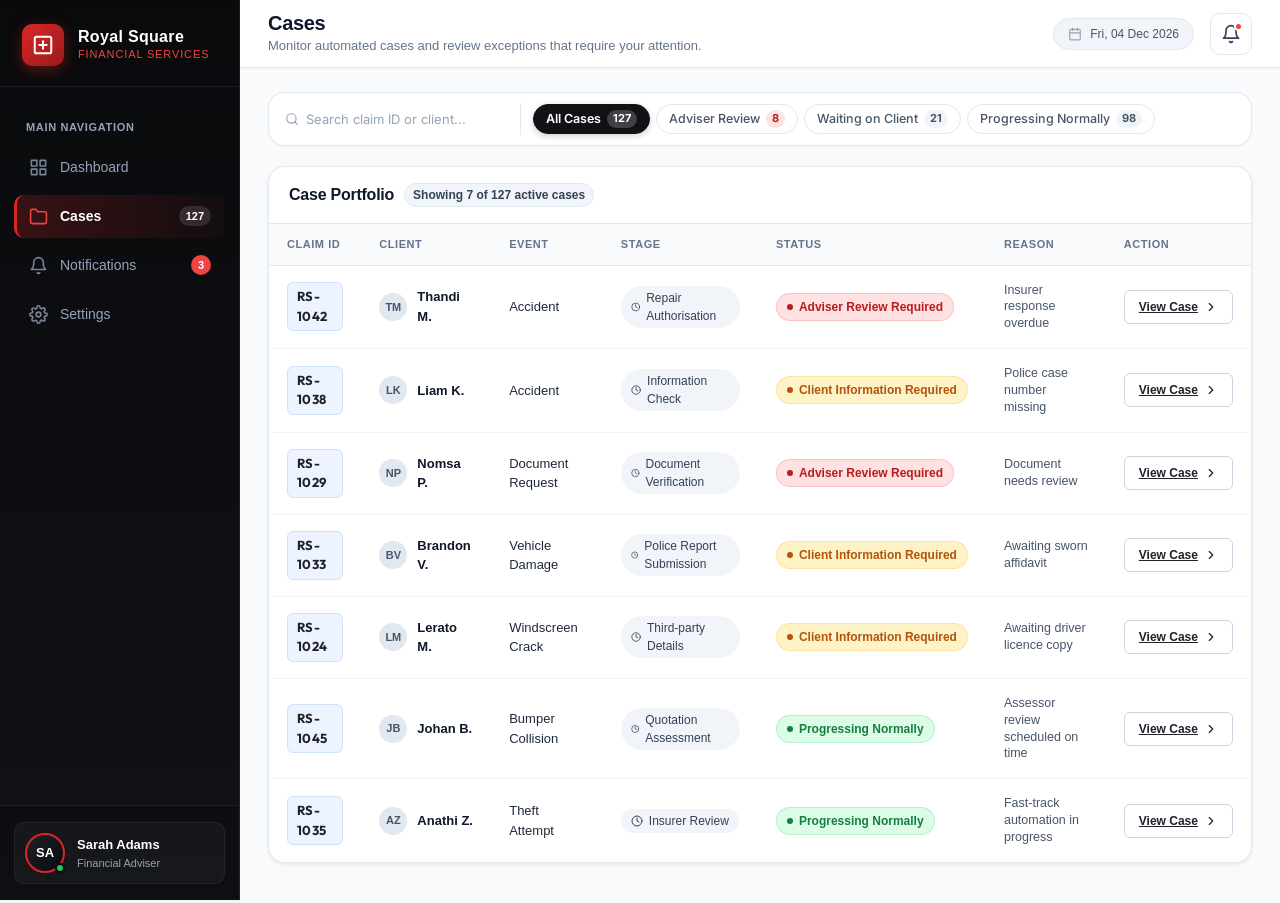
<file: Front/Adviser Portal/adviser-cases.html>
<!DOCTYPE html>
<html lang="en">
<head>
  <meta charset="UTF-8">
  <meta http-equiv="refresh" content="0; url=cases.html">
  <title>Redirecting... | Royal Square Financial</title>
  <meta name="description" content="Redirecting to Cases page">
</head>
<body>
  <!-- Redirect: adviser-cases.html → cases.html (consolidated cases page) -->
  <script>window.location.replace('cases.html');</script>
  <p>Redirecting to <a href="cases.html">Cases</a>…</p>
</body>
</html>
</file>
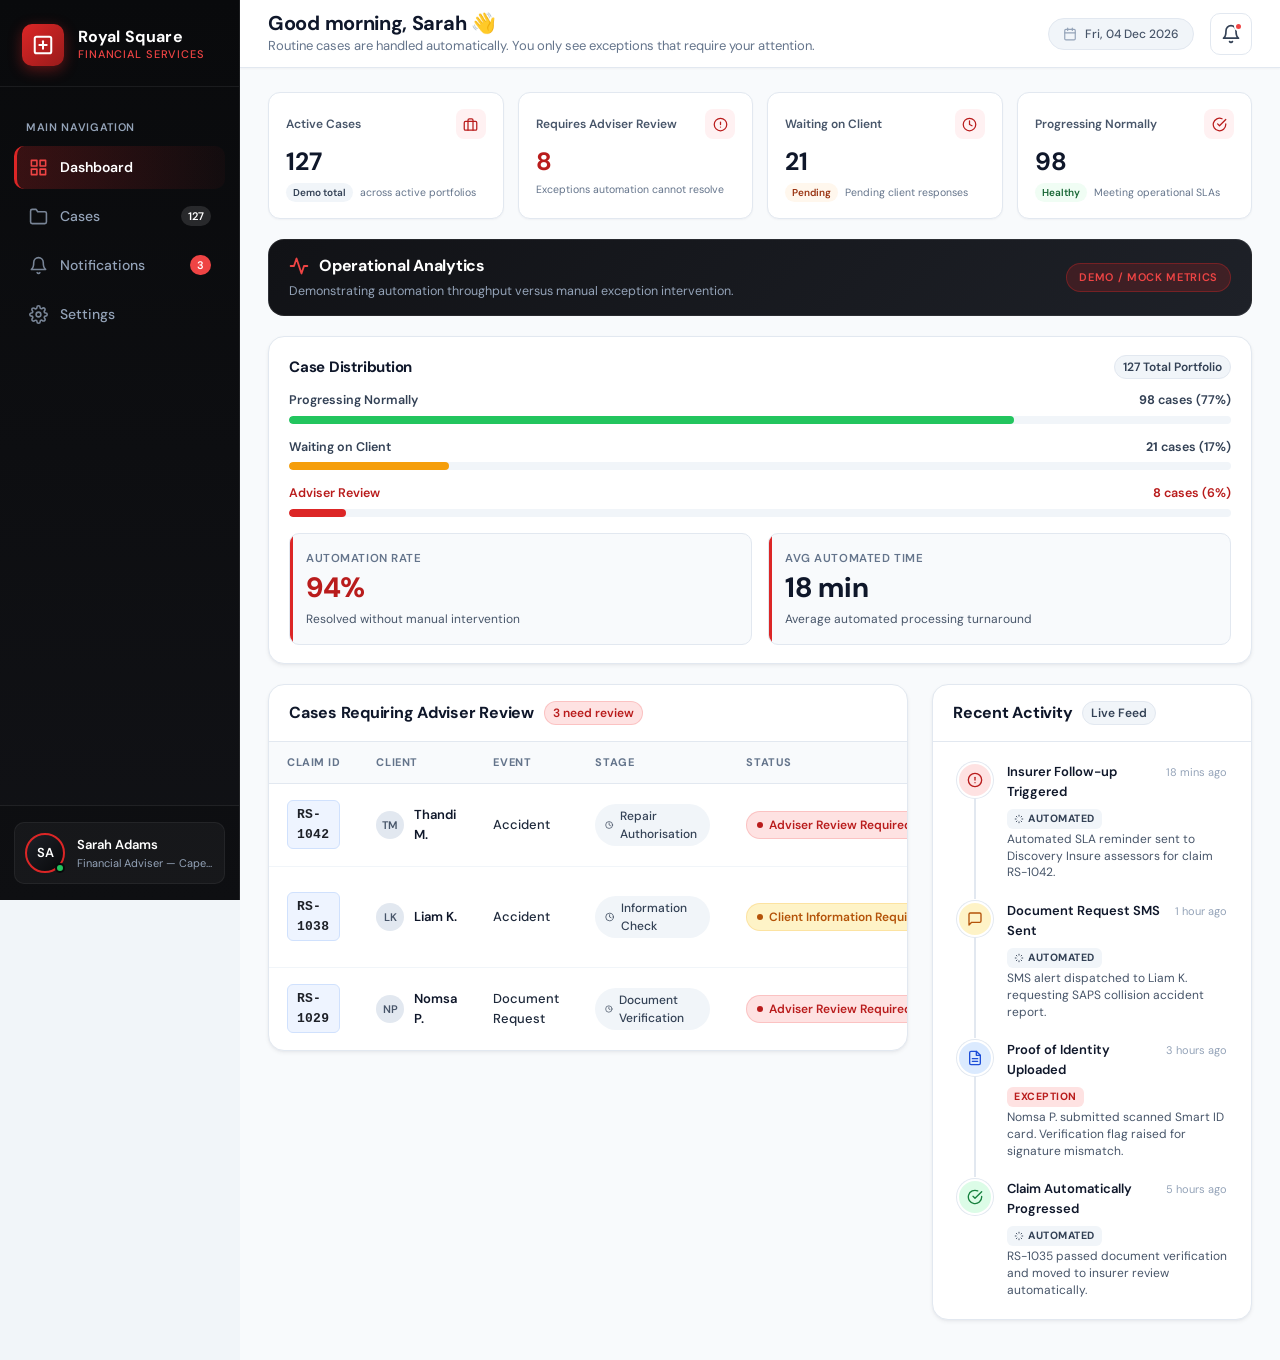
<file: Front/Adviser Portal/adviser-dashboard.html>
<!DOCTYPE html>
<html lang="en">
<head>
  <meta charset="UTF-8">
  <meta name="viewport" content="width=device-width, initial-scale=1.0">
  <meta name="description" content="Royal Square Financial - Internal Adviser Dashboard">
  <title>Adviser Dashboard | Royal Square Financial</title>
  
  <!-- Google Font: DM Sans for a simple, human-designed interface -->
  <link rel="preconnect" href="https://fonts.googleapis.com">
  <link rel="preconnect" href="https://fonts.gstatic.com" crossorigin>
  <link href="https://fonts.googleapis.com/css2?family=DM+Sans:wght@400;500;600;700&display=swap" rel="stylesheet">

  <!-- Adviser Dashboard Stylesheet -->
  <link rel="stylesheet" href="css/adviser-dashboard.css">
</head>
<body>

  <div class="app-shell">
    <!-- ====================================================================
         LEFT SIDEBAR (Royal Square Financial Black & Red Brand Identity)
         ==================================================================== -->
    <aside class="sidebar" id="adviserSidebar">
      <!-- Royal Square Financial Brand Header -->
      <div class="sidebar-brand">
        <div class="brand-crest">
          <!-- Royal Square Brand Crest Icon -->
          <svg viewBox="0 0 24 24" fill="none" stroke="currentColor" stroke-width="2.2" stroke-linecap="round" stroke-linejoin="round">
            <rect x="3" y="3" width="18" height="18" rx="2" ry="2"></rect>
            <path d="M12 8v8"></path>
            <path d="M8 12h8"></path>
          </svg>
        </div>
        <div class="brand-text">
          <span class="brand-title">Royal Square</span>
          <span class="brand-subtitle">Financial Services</span>
        </div>
      </div>

      <!-- Navigation Links -->
      <nav class="sidebar-nav">
        <span class="nav-section-label">Main Navigation</span>

        <a href="adviser-dashboard.html" class="nav-item active" id="navDashboard" title="Dashboard">
          <div class="nav-item-left">
            <span class="nav-item-icon">
              <!-- Grid / Dashboard Icon -->
              <svg viewBox="0 0 24 24" fill="none" stroke="currentColor" stroke-width="2" stroke-linecap="round" stroke-linejoin="round">
                <rect x="3" y="3" width="7" height="7"></rect>
                <rect x="14" y="3" width="7" height="7"></rect>
                <rect x="14" y="14" width="7" height="7"></rect>
                <rect x="3" y="14" width="7" height="7"></rect>
              </svg>
            </span>
            <span class="nav-item-title">Dashboard</span>
          </div>
        </a>

        <a href="cases.html" class="nav-item" id="navCases" title="Cases">
          <div class="nav-item-left">
            <span class="nav-item-icon">
              <!-- Folder / Cases Icon -->
              <svg viewBox="0 0 24 24" fill="none" stroke="currentColor" stroke-width="2" stroke-linecap="round" stroke-linejoin="round">
                <path d="M22 19a2 2 0 0 1-2 2H4a2 2 0 0 1-2-2V5a2 2 0 0 1 2-2h5l2 3h9a2 2 0 0 1 2 2z"></path>
              </svg>
            </span>
            <span class="nav-item-title">Cases</span>
          </div>
          <span class="nav-badge">127</span>
        </a>

        <a href="notifications.html" class="nav-item" id="navNotifications" title="Notifications">
          <div class="nav-item-left">
            <span class="nav-item-icon">
              <!-- Bell Icon -->
              <svg viewBox="0 0 24 24" fill="none" stroke="currentColor" stroke-width="2" stroke-linecap="round" stroke-linejoin="round">
                <path d="M18 8A6 6 0 0 0 6 8c0 7-3 9-3 9h18s-3-2-3-9"></path>
                <path d="M13.73 21a2 2 0 0 1-3.46 0"></path>
              </svg>
            </span>
            <span class="nav-item-title">Notifications</span>
          </div>
          <span class="nav-badge alert">3</span>
        </a>

        <a href="settings.html" class="nav-item" id="navSettings" title="Settings">
          <div class="nav-item-left">
            <span class="nav-item-icon">
              <!-- Settings Cog Icon -->
              <svg viewBox="0 0 24 24" fill="none" stroke="currentColor" stroke-width="2" stroke-linecap="round" stroke-linejoin="round">
                <circle cx="12" cy="12" r="3"></circle>
                <path d="M19.4 15a1.65 1.65 0 0 0 .33 1.82l.06.06a2 2 0 0 1 0 2.83 2 2 0 0 1-2.83 0l-.06-.06a1.65 1.65 0 0 0-1.82-.33 1.65 1.65 0 0 0-1 1.51V21a2 2 0 0 1-2 2 2 2 0 0 1-2-2v-.09A1.65 1.65 0 0 0 9 19.4a1.65 1.65 0 0 0-1.82.33l-.06.06a2 2 0 0 1-2.83 0 2 2 0 0 1 0-2.83l.06-.06a1.65 1.65 0 0 0 .33-1.82 1.65 1.65 0 0 0-1.51-1H3a2 2 0 0 1-2-2 2 2 0 0 1 2-2h.09A1.65 1.65 0 0 0 4.6 9a1.65 1.65 0 0 0-.33-1.82l-.06-.06a2 2 0 0 1 0-2.83 2 2 0 0 1 2.83 0l.06.06a1.65 1.65 0 0 0 1.82.33H9a1.65 1.65 0 0 0 1-1.51V3a2 2 0 0 1 2-2 2 2 0 0 1 2 2v.09a1.65 1.65 0 0 0 1 1.51 1.65 1.65 0 0 0 1.82-.33l.06-.06a2 2 0 0 1 2.83 0 2 2 0 0 1 0 2.83l-.06.06a1.65 1.65 0 0 0-.33 1.82V9a1.65 1.65 0 0 0 1.51 1H21a2 2 0 0 1 2 2 2 2 0 0 1-2 2h-.09a1.65 1.65 0 0 0-1.51 1z"></path>
              </svg>
            </span>
            <span class="nav-item-title">Settings</span>
          </div>
        </a>
      </nav>

      <!-- Adviser Profile Section at Bottom -->
      <div class="sidebar-footer">
        <div class="adviser-profile-card" id="sidebarAdviserCard" title="View Adviser Profile">
          <div class="adviser-avatar-wrap" id="sidebarAvatarWrap">
            <div class="avatar-fallback">SA</div>
            <span class="status-indicator" title="Online & Available"></span>
          </div>
          <div class="adviser-info">
            <span class="adviser-name" id="sidebarAdviserName">Sarah Adams</span>
            <span class="adviser-role" id="sidebarAdviserRole">Financial Adviser — Cape Town</span>
          </div>
        </div>
      </div>
    </aside>

    <!-- ====================================================================
         MAIN CONTENT AREA
         ==================================================================== -->
    <main class="main-wrapper">
      <!-- Top Header -->
      <header class="top-header">
        <div class="header-greeting-wrap">
          <h1 class="header-title">Good morning, Sarah 👋</h1>
          <p class="header-subtitle">Routine cases are handled automatically. You only see exceptions that require your attention.</p>
        </div>

        <div class="header-actions">
          <!-- Calendar / Date Badge -->
          <div class="header-date-pill">
            <svg viewBox="0 0 24 24" fill="none" stroke="currentColor" stroke-width="2" stroke-linecap="round" stroke-linejoin="round">
              <rect x="3" y="4" width="18" height="18" rx="2" ry="2"></rect>
              <line x1="16" y1="2" x2="16" y2="6"></line>
              <line x1="8" y1="2" x2="8" y2="6"></line>
              <line x1="3" y1="10" x2="21" y2="10"></line>
            </svg>
            <span id="headerDateText">Today</span>
          </div>

          <!-- Notification Bell with Dropdown -->
          <div class="notif-btn-wrap">
            <button class="icon-button" id="btnNotifications" aria-label="Notifications" title="Notifications">
              <svg viewBox="0 0 24 24" fill="none" stroke="currentColor" stroke-width="2" stroke-linecap="round" stroke-linejoin="round">
                <path d="M18 8A6 6 0 0 0 6 8c0 7-3 9-3 9h18s-3-2-3-9"></path>
                <path d="M13.73 21a2 2 0 0 1-3.46 0"></path>
              </svg>
              <span class="notif-dot"></span>
            </button>

            <!-- Notifications Drawer -->
            <div class="notifications-dropdown" id="notificationsDropdown">
              <div class="notif-header">
                <h4>Notifications</h4>
                <span class="notif-badge-pill">3 Actionable</span>
              </div>
              <div class="notif-list" id="notificationsList">
                <!-- Injected by JS -->
              </div>
            </div>
          </div>
        </div>
      </header>

      <!-- Dashboard Body Content -->
      <div class="dashboard-content">
        <!-- ================================================================
             4 SUMMARY CARDS (DEMO / MOCK DATA)
             ================================================================ -->
        <section class="summary-cards-grid" aria-label="Case Metrics Summary">
          <!-- Card 1: Active Cases -->
          <div class="summary-card active-cases" id="cardActiveCases">
            <div class="card-top-row">
              <span class="card-label">Active Cases</span>
              <div class="card-icon-bubble">
                <svg viewBox="0 0 24 24" fill="none" stroke="currentColor" stroke-width="2" stroke-linecap="round" stroke-linejoin="round">
                  <rect x="2" y="7" width="20" height="14" rx="2" ry="2"></rect>
                  <path d="M16 21V5a2 2 0 0 0-2-2h-4a2 2 0 0 0-2 2v16"></path>
                </svg>
              </div>
            </div>
            <div class="card-value" id="metricActiveCasesVal">127</div>
            <div class="card-footer-meta">
              <span class="card-tag" style="background:#f1f5f9;color:#334155;">Demo total</span>
              <span>across active portfolios</span>
            </div>
          </div>

          <!-- Card 2: Requires Adviser Review -->
          <div class="summary-card human-intervention" id="cardHumanIntervention">
            <div class="card-top-row">
              <span class="card-label">Requires Adviser Review</span>
              <div class="card-icon-bubble">
                <svg viewBox="0 0 24 24" fill="none" stroke="currentColor" stroke-width="2" stroke-linecap="round" stroke-linejoin="round">
                  <circle cx="12" cy="12" r="10"></circle>
                  <line x1="12" y1="8" x2="12" y2="12"></line>
                  <line x1="12" y1="16" x2="12.01" y2="16"></line>
                </svg>
              </div>
            </div>
            <div class="card-value" id="metricHumanInterventionVal" style="color:var(--rs-red-600);">8</div>
            <div class="card-footer-meta">
              <span>Exceptions automation cannot resolve</span>
            </div>
          </div>

          <!-- Card 3: Waiting on Client -->
          <div class="summary-card waiting-on-client" id="cardWaitingOnClient">
            <div class="card-top-row">
              <span class="card-label">Waiting on Client</span>
              <div class="card-icon-bubble">
                <svg viewBox="0 0 24 24" fill="none" stroke="currentColor" stroke-width="2" stroke-linecap="round" stroke-linejoin="round">
                  <circle cx="12" cy="12" r="10"></circle>
                  <polyline points="12 6 12 12 16 14"></polyline>
                </svg>
              </div>
            </div>
            <div class="card-value" id="metricWaitingOnClientVal">21</div>
            <div class="card-footer-meta">
              <span class="card-tag warning">Pending</span>
              <span>Pending client responses</span>
            </div>
          </div>

          <!-- Card 4: Progressing Normally -->
          <div class="summary-card progressing-normally" id="cardProgressingNormally">
            <div class="card-top-row">
              <span class="card-label">Progressing Normally</span>
              <div class="card-icon-bubble">
                <svg viewBox="0 0 24 24" fill="none" stroke="currentColor" stroke-width="2" stroke-linecap="round" stroke-linejoin="round">
                  <path d="M22 11.08V12a10 10 0 1 1-5.93-9.14"></path>
                  <polyline points="22 4 12 14.01 9 11.01"></polyline>
                </svg>
              </div>
            </div>
            <div class="card-value" id="metricProgressingNormallyVal">98</div>
            <div class="card-footer-meta">
              <span class="card-tag success">Healthy</span>
              <span>Meeting operational SLAs</span>
            </div>
          </div>
        </section>

        <!-- ================================================================
             OPERATIONAL ANALYTICS SECTION (DEMO / MOCK METRICS)
             ================================================================ -->
        <section class="operational-analytics-section" aria-labelledby="operationalAnalyticsHeading">
          <div class="analytics-banner">
            <div class="analytics-banner-left">
              <h2 class="analytics-banner-title" id="operationalAnalyticsHeading">
                <svg width="20" height="20" viewBox="0 0 24 24" fill="none" stroke="var(--rs-red-400)" stroke-width="2.2" stroke-linecap="round" stroke-linejoin="round">
                  <polyline points="22 12 18 12 15 21 9 3 6 12 2 12"></polyline>
                </svg>
                Operational Analytics
              </h2>
              <p class="analytics-banner-subtitle">
                Demonstrating automation throughput versus manual exception intervention.
              </p>
            </div>
            <span class="analytics-disclaimer-pill">Demo / Mock Metrics</span>
          </div>

          <div class="analytics-grid-two-col single-analytics-card">
             <!-- Case Distribution & Key Speed Metrics -->
            <div class="analytics-card" aria-labelledby="distributionHeading">
              <div class="analytics-card-header">
                <h3 class="analytics-card-title" id="distributionHeading">Case Distribution</h3>
                <span class="panel-count-pill">127 Total Portfolio</span>
              </div>

              <div class="distribution-bars-list">
                <div class="distribution-item">
                  <div class="distribution-item-top">
                    <span>Progressing Normally</span>
                    <span><strong>98</strong> cases (77%)</span>
                  </div>
                  <div class="distribution-track">
                    <div class="distribution-fill normal" style="width:77%;"></div>
                  </div>
                </div>

                <div class="distribution-item">
                  <div class="distribution-item-top">
                    <span>Waiting on Client</span>
                    <span><strong>21</strong> cases (17%)</span>
                  </div>
                  <div class="distribution-track">
                    <div class="distribution-fill waiting" style="width:17%;"></div>
                  </div>
                </div>

                <div class="distribution-item">
                  <div class="distribution-item-top">
                    <span style="color:var(--rs-red-600);">Adviser Review</span>
                    <span style="color:var(--rs-red-600);"><strong>8</strong> cases (6%)</span>
                  </div>
                  <div class="distribution-track">
                    <div class="distribution-fill review" style="width:6%;"></div>
                  </div>
                </div>
              </div>

              <div class="analytics-metrics-row">
                <div class="analytics-metric-box">
                  <span class="analytics-metric-label">Automation Rate</span>
                  <div class="analytics-metric-val" style="color:var(--rs-red-600);">94%</div>
                  <span class="analytics-metric-sub">Resolved without manual intervention</span>
                </div>
                <div class="analytics-metric-box">
                  <span class="analytics-metric-label">Avg Automated Time</span>
                  <div class="analytics-metric-val">18 min</div>
                  <span class="analytics-metric-sub">Average automated processing turnaround</span>
                </div>
              </div>
            </div>
          </div>
        </section>

        <!-- ================================================================
             CASES REQUIRING ADVISER REVIEW & RECENT ACTIVITY
             ================================================================ -->
        <div class="dashboard-grid-split">
          <!-- Cases Requiring Adviser Review Table -->
          <section class="section-panel" aria-labelledby="casesAttentionHeading">
            <div class="panel-header">
              <div class="panel-header-left">
                <h2 class="panel-title" id="casesAttentionHeading">Cases Requiring Adviser Review</h2>
                <span class="panel-count-pill alert" id="casesAttentionCount">3 need review</span>
              </div>
            </div>

            <div class="table-responsive">
              <table class="cases-table" aria-label="Cases Requiring Adviser Review">
                <thead>
                  <tr>
                    <th scope="col">Claim ID</th>
                    <th scope="col">Client</th>
                    <th scope="col">Event</th>
                    <th scope="col">Stage</th>
                    <th scope="col">Status</th>
                    <th scope="col">Reason</th>
                    <th scope="col">Action</th>
                  </tr>
                </thead>
                <tbody id="casesTableBody">
                  <!-- Injected by js/adviser-dashboard.js using mock data -->
                </tbody>
              </table>
            </div>
          </section>

          <!-- Recent Activity Section -->
          <section class="section-panel" aria-labelledby="recentActivityHeading">
            <div class="panel-header">
              <div class="panel-header-left">
                <h2 class="panel-title" id="recentActivityHeading">Recent Activity</h2>
                <span class="panel-count-pill">Live Feed</span>
              </div>
            </div>

            <div class="activity-timeline" id="recentActivityTimeline">
              <!-- Injected by js/adviser-dashboard.js using mock data -->
            </div>
          </section>
        </div>
      </div>
    </main>
  </div>

  <!-- Toast Notification -->
  <div class="toast-notice" id="comingSoonToast" role="status" aria-live="polite">
    <div class="toast-indicator"></div>
    <div class="toast-text-wrap">
      <span class="toast-title" id="toastFeatureName">Feature</span>
      <span class="toast-sub">Demo notification</span>
    </div>
  </div>

  <!-- Isolated Mock Data Script -->
  <script src="js/adviser-mock-data.js"></script>
  <!-- Main Dashboard Controller -->
  <script src="js/adviser-dashboard.js"></script>
</body>
</html>
</file>
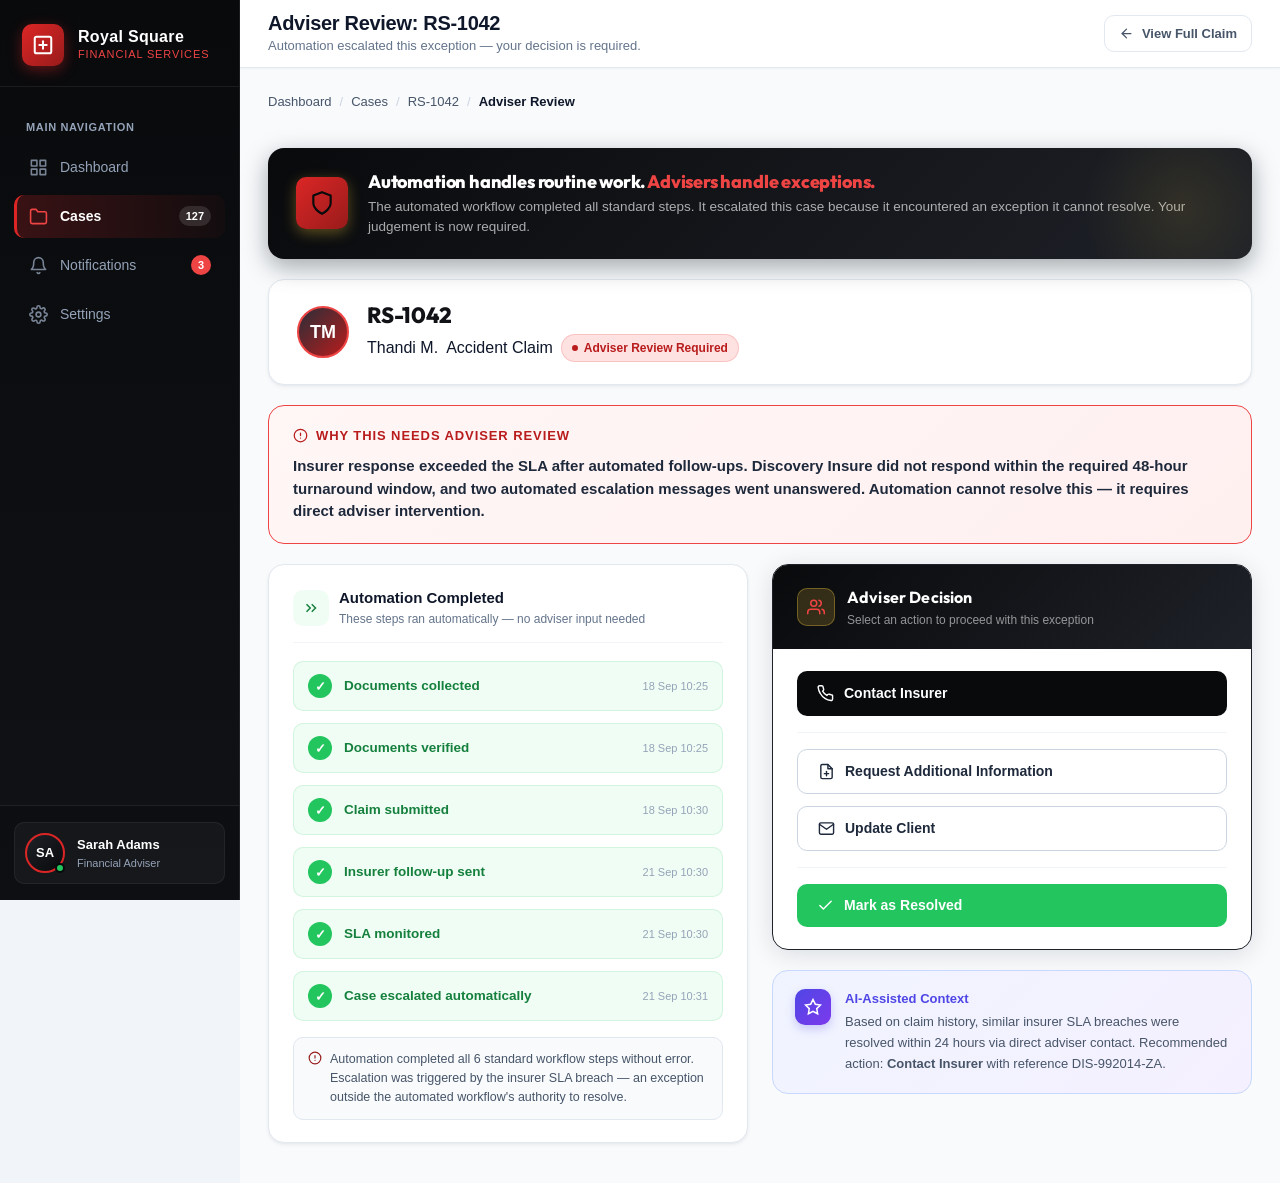
<file: Front/Adviser Portal/adviser-review.html>
<!DOCTYPE html>
<html lang="en">
<head>
  <meta charset="UTF-8">
  <meta name="viewport" content="width=device-width, initial-scale=1.0">
  <meta name="description" content="Royal Square Financial - Adviser Review: RS-1042">
  <title>Adviser Review: RS-1042 | Royal Square Financial</title>

  <!-- Google Fonts: Outfit & Inter -->
  <link rel="preconnect" href="https://fonts.googleapis.com">
  <link rel="preconnect" href="https://fonts.gstatic.com" crossorigin>
  <link href="https://fonts.googleapis.com/css2?family=Inter:wght@400;500;600;700&family=Outfit:wght@500;600;700;800&display=swap" rel="stylesheet">

  <!-- Shared Stylesheet -->
  <link rel="stylesheet" href="css/adviser-dashboard.css">

  <style>
    /* ========================================================================
       Page 6: Adviser Review / Case Action — Additional Styles
       ======================================================================== */

    /* Automation / Adviser split banner */
    .automation-philosophy-banner {
      background: linear-gradient(135deg, var(--rs-navy-950) 0%, var(--rs-navy-800) 100%);
      border-radius: var(--radius-lg);
      padding: 22px 28px;
      display: flex;
      align-items: center;
      gap: 20px;
      flex-wrap: wrap;
      box-shadow: 0 8px 24px rgba(7, 14, 24, 0.35);
      position: relative;
      overflow: hidden;
    }

    .automation-philosophy-banner::before {
      content: '';
      position: absolute;
      top: -40px;
      right: -30px;
      width: 200px;
      height: 200px;
      background: radial-gradient(circle, rgba(212, 175, 55, 0.12) 0%, transparent 70%);
      pointer-events: none;
    }

    .philosophy-icon {
      width: 52px;
      height: 52px;
      border-radius: var(--radius-md);
      background: linear-gradient(135deg, var(--rs-gold-500), var(--rs-gold-600));
      display: flex;
      align-items: center;
      justify-content: center;
      flex-shrink: 0;
      box-shadow: 0 4px 14px rgba(212, 175, 55, 0.4);
    }

    .philosophy-icon svg {
      width: 26px;
      height: 26px;
      color: var(--rs-navy-950);
    }

    .philosophy-text {
      flex: 1;
      display: flex;
      flex-direction: column;
      gap: 4px;
    }

    .philosophy-headline {
      font-family: 'Outfit', sans-serif;
      font-size: 18px;
      font-weight: 800;
      color: var(--white);
      letter-spacing: -0.01em;
      line-height: 1.3;
    }

    .philosophy-headline em {
      font-style: normal;
      color: var(--rs-gold-400);
    }

    .philosophy-sub {
      font-size: 13.5px;
      color: rgba(255, 255, 255, 0.65);
      font-weight: 400;
    }

    /* Case identification header */
    .review-case-header {
      background: var(--white);
      border: 1px solid var(--slate-200);
      border-radius: var(--radius-lg);
      padding: 22px 28px;
      box-shadow: var(--shadow-sm);
      display: flex;
      align-items: center;
      justify-content: space-between;
      gap: 16px;
      flex-wrap: wrap;
    }

    .review-case-left {
      display: flex;
      align-items: center;
      gap: 18px;
    }

    .review-case-avatar {
      width: 52px;
      height: 52px;
      border-radius: 50%;
      background: linear-gradient(135deg, var(--rs-navy-700), var(--rs-blue-600));
      display: flex;
      align-items: center;
      justify-content: center;
      color: var(--white);
      font-weight: 700;
      font-size: 18px;
      border: 2.5px solid var(--rs-gold-400);
      flex-shrink: 0;
    }

    .review-case-info {
      display: flex;
      flex-direction: column;
      gap: 5px;
    }

    .review-claim-id {
      font-family: 'Outfit', sans-serif;
      font-size: 22px;
      font-weight: 800;
      color: var(--rs-navy-900);
      letter-spacing: -0.01em;
      line-height: 1.2;
    }

    .review-case-meta {
      display: flex;
      align-items: center;
      gap: 8px;
      flex-wrap: wrap;
    }

    /* Why review needed block */
    .why-review-card {
      background: linear-gradient(135deg, #fff6f6 0%, #fff0f0 100%);
      border: 1.5px solid var(--danger-500);
      border-radius: var(--radius-lg);
      padding: 20px 24px;
    }

    .why-review-heading {
      font-size: 13px;
      font-weight: 700;
      text-transform: uppercase;
      letter-spacing: 0.07em;
      color: var(--danger-700);
      margin-bottom: 10px;
      display: flex;
      align-items: center;
      gap: 8px;
    }

    .why-review-heading svg {
      width: 15px;
      height: 15px;
    }

    .why-review-reason {
      font-size: 15px;
      font-weight: 600;
      color: var(--slate-800);
      line-height: 1.5;
    }

    /* Two-column body layout */
    .review-body-grid {
      display: grid;
      grid-template-columns: 1fr 1fr;
      gap: 24px;
      align-items: start;
    }

    @media (max-width: 1000px) {
      .review-body-grid {
        grid-template-columns: 1fr;
      }
    }

    /* Automation completed card */
    .automation-completed-card {
      background: var(--white);
      border: 1px solid var(--slate-200);
      border-radius: var(--radius-lg);
      padding: 22px 24px;
      box-shadow: var(--shadow-sm);
    }

    .automation-card-header {
      display: flex;
      align-items: center;
      gap: 10px;
      margin-bottom: 18px;
      padding-bottom: 14px;
      border-bottom: 1px solid var(--slate-100);
    }

    .automation-card-icon {
      width: 36px;
      height: 36px;
      border-radius: var(--radius-md);
      background: var(--success-50);
      color: var(--success-700);
      display: flex;
      align-items: center;
      justify-content: center;
      flex-shrink: 0;
    }

    .automation-card-icon svg {
      width: 18px;
      height: 18px;
    }

    .automation-card-title {
      font-size: 15px;
      font-weight: 700;
      color: var(--slate-900);
    }

    .automation-card-subtitle {
      font-size: 12px;
      color: var(--slate-500);
      margin-top: 1px;
    }

    .automation-steps-list {
      display: flex;
      flex-direction: column;
      gap: 12px;
    }

    .automation-step {
      display: flex;
      align-items: center;
      gap: 12px;
      padding: 12px 14px;
      border-radius: var(--radius-md);
      background: var(--success-50);
      border: 1px solid rgba(34, 197, 94, 0.15);
    }

    .automation-step-check {
      width: 24px;
      height: 24px;
      border-radius: 50%;
      background: var(--success-500);
      color: var(--white);
      display: flex;
      align-items: center;
      justify-content: center;
      font-size: 13px;
      font-weight: 700;
      flex-shrink: 0;
    }

    .automation-step-label {
      font-size: 13.5px;
      font-weight: 600;
      color: var(--success-700);
      flex: 1;
    }

    .automation-step-time {
      font-size: 11px;
      color: var(--slate-400);
    }

    .automation-footer-note {
      margin-top: 16px;
      padding: 12px 14px;
      background: var(--slate-50);
      border: 1px solid var(--slate-200);
      border-radius: var(--radius-md);
      font-size: 12.5px;
      color: var(--slate-600);
      line-height: 1.5;
      display: flex;
      align-items: flex-start;
      gap: 8px;
    }

    .automation-footer-note svg {
      width: 14px;
      height: 14px;
      color: var(--rs-gold-600);
      margin-top: 1px;
      flex-shrink: 0;
    }

    /* Adviser Decision card */
    .adviser-decision-card {
      background: var(--white);
      border: 1.5px solid var(--rs-navy-800);
      border-radius: var(--radius-lg);
      box-shadow: 0 4px 24px rgba(7, 14, 24, 0.12);
      overflow: hidden;
    }

    .adviser-decision-header {
      background: linear-gradient(135deg, var(--rs-navy-950) 0%, var(--rs-navy-800) 100%);
      padding: 20px 24px;
      display: flex;
      align-items: center;
      gap: 12px;
    }

    .adviser-decision-header-icon {
      width: 38px;
      height: 38px;
      border-radius: var(--radius-md);
      background: rgba(212, 175, 55, 0.2);
      border: 1px solid rgba(212, 175, 55, 0.4);
      display: flex;
      align-items: center;
      justify-content: center;
      flex-shrink: 0;
    }

    .adviser-decision-header-icon svg {
      width: 18px;
      height: 18px;
      color: var(--rs-gold-400);
    }

    .adviser-decision-heading {
      font-family: 'Outfit', sans-serif;
      font-size: 16px;
      font-weight: 700;
      color: var(--white);
      letter-spacing: 0.01em;
    }

    .adviser-decision-subheading {
      font-size: 12px;
      color: rgba(255, 255, 255, 0.55);
      margin-top: 2px;
    }

    .adviser-decision-body {
      padding: 22px 24px;
      display: flex;
      flex-direction: column;
      gap: 12px;
    }

    .btn-decision-primary {
      display: flex;
      align-items: center;
      gap: 10px;
      padding: 14px 20px;
      background: var(--rs-navy-950);
      color: var(--white);
      border: none;
      border-radius: var(--radius-md);
      font-size: 14px;
      font-weight: 600;
      cursor: pointer;
      transition: all var(--transition-fast);
      font-family: inherit;
      width: 100%;
    }

    .btn-decision-primary:hover {
      background: var(--rs-navy-800);
      transform: translateY(-1px);
      box-shadow: var(--shadow-md);
    }

    .btn-decision-primary svg {
      width: 17px;
      height: 17px;
    }

    .btn-decision-secondary {
      display: flex;
      align-items: center;
      gap: 10px;
      padding: 13px 20px;
      background: var(--white);
      color: var(--slate-800);
      border: 1.5px solid var(--slate-300);
      border-radius: var(--radius-md);
      font-size: 14px;
      font-weight: 600;
      cursor: pointer;
      transition: all var(--transition-fast);
      font-family: inherit;
      width: 100%;
    }

    .btn-decision-secondary:hover {
      border-color: var(--rs-navy-800);
      color: var(--rs-navy-800);
      background: var(--slate-50);
    }

    .btn-decision-secondary svg {
      width: 17px;
      height: 17px;
    }

    .btn-decision-resolved {
      display: flex;
      align-items: center;
      gap: 10px;
      padding: 13px 20px;
      background: var(--success-500);
      color: var(--white);
      border: none;
      border-radius: var(--radius-md);
      font-size: 14px;
      font-weight: 600;
      cursor: pointer;
      transition: all var(--transition-fast);
      font-family: inherit;
      width: 100%;
    }

    .btn-decision-resolved:hover {
      background: var(--success-700);
      transform: translateY(-1px);
      box-shadow: var(--shadow-sm);
    }

    .btn-decision-resolved svg {
      width: 17px;
      height: 17px;
    }

    .adviser-decision-divider {
      height: 1px;
      background: var(--slate-100);
      margin: 4px 0;
    }

    /* Context note at bottom */
    .exception-context-note {
      background: linear-gradient(135deg, #f0f4ff 0%, #f5f0ff 100%);
      border: 1.5px solid #c7d7fd;
      border-radius: var(--radius-lg);
      padding: 18px 22px;
      display: flex;
      gap: 14px;
      align-items: flex-start;
    }

    .exception-context-icon {
      width: 36px;
      height: 36px;
      border-radius: var(--radius-md);
      background: linear-gradient(135deg, #4f46e5, #7c3aed);
      display: flex;
      align-items: center;
      justify-content: center;
      flex-shrink: 0;
      box-shadow: 0 4px 10px rgba(79, 70, 229, 0.25);
    }

    .exception-context-icon svg {
      width: 18px;
      height: 18px;
      color: white;
    }

    .exception-context-text {
      display: flex;
      flex-direction: column;
      gap: 4px;
    }

    .exception-context-title {
      font-size: 13px;
      font-weight: 700;
      color: #4f46e5;
    }

    .exception-context-body {
      font-size: 13px;
      color: var(--slate-600);
      line-height: 1.6;
    }

    .back-link {
      display: inline-flex;
      align-items: center;
      gap: 8px;
      font-size: 13px;
      font-weight: 600;
      color: var(--slate-600);
      text-decoration: none;
      padding: 8px 14px;
      border-radius: var(--radius-md);
      border: 1px solid var(--slate-200);
      background: var(--white);
      transition: all var(--transition-fast);
    }

    .back-link:hover {
      color: var(--rs-navy-800);
      border-color: var(--slate-300);
      background: var(--slate-50);
    }

    .back-link svg {
      width: 15px;
      height: 15px;
    }
  </style>
</head>
<body>

  <div class="app-shell">
    <!-- ====================================================================
         LEFT SIDEBAR
         ==================================================================== -->
    <aside class="sidebar" id="adviserSidebar">
      <div class="sidebar-brand">
        <a href="adviser-dashboard.html" style="display:flex;align-items:center;gap:14px;text-decoration:none;">
          <div class="brand-crest">
            <svg viewBox="0 0 24 24" fill="none" stroke="currentColor" stroke-width="2.2" stroke-linecap="round" stroke-linejoin="round">
              <rect x="3" y="3" width="18" height="18" rx="2" ry="2"></rect>
              <path d="M12 8v8"></path>
              <path d="M8 12h8"></path>
            </svg>
          </div>
          <div class="brand-text">
            <span class="brand-title">Royal Square</span>
            <span class="brand-subtitle">Financial Services</span>
          </div>
        </a>
      </div>

      <nav class="sidebar-nav">
        <span class="nav-section-label">Main Navigation</span>

        <a href="adviser-dashboard.html" class="nav-item" id="navDashboard" title="Dashboard">
          <div class="nav-item-left">
            <span class="nav-item-icon">
              <svg viewBox="0 0 24 24" fill="none" stroke="currentColor" stroke-width="2" stroke-linecap="round" stroke-linejoin="round">
                <rect x="3" y="3" width="7" height="7"></rect>
                <rect x="14" y="3" width="7" height="7"></rect>
                <rect x="14" y="14" width="7" height="7"></rect>
                <rect x="3" y="14" width="7" height="7"></rect>
              </svg>
            </span>
            <span class="nav-item-title">Dashboard</span>
          </div>
        </a>

        <!-- Cases ACTIVE (review is under cases context) -->
        <a href="cases.html" class="nav-item active" id="navCases" title="Cases">
          <div class="nav-item-left">
            <span class="nav-item-icon">
              <svg viewBox="0 0 24 24" fill="none" stroke="currentColor" stroke-width="2" stroke-linecap="round" stroke-linejoin="round">
                <path d="M22 19a2 2 0 0 1-2 2H4a2 2 0 0 1-2-2V5a2 2 0 0 1 2-2h5l2 3h9a2 2 0 0 1 2 2z"></path>
              </svg>
            </span>
            <span class="nav-item-title">Cases</span>
          </div>
          <span class="nav-badge">127</span>
        </a>

        <a href="notifications.html" class="nav-item" id="navNotifications" title="Notifications">
          <div class="nav-item-left">
            <span class="nav-item-icon">
              <svg viewBox="0 0 24 24" fill="none" stroke="currentColor" stroke-width="2" stroke-linecap="round" stroke-linejoin="round">
                <path d="M18 8A6 6 0 0 0 6 8c0 7-3 9-3 9h18s-3-2-3-9"></path>
                <path d="M13.73 21a2 2 0 0 1-3.46 0"></path>
              </svg>
            </span>
            <span class="nav-item-title">Notifications</span>
          </div>
          <span class="nav-badge alert">3</span>
        </a>

        <a href="settings.html" class="nav-item" id="navSettings" title="Settings">
          <div class="nav-item-left">
            <span class="nav-item-icon">
              <svg viewBox="0 0 24 24" fill="none" stroke="currentColor" stroke-width="2" stroke-linecap="round" stroke-linejoin="round">
                <circle cx="12" cy="12" r="3"></circle>
                <path d="M19.4 15a1.65 1.65 0 0 0 .33 1.82l.06.06a2 2 0 0 1 0 2.83 2 2 0 0 1-2.83 0l-.06-.06a1.65 1.65 0 0 0-1.82-.33 1.65 1.65 0 0 0-1 1.51V21a2 2 0 0 1-2 2 2 2 0 0 1-2-2v-.09A1.65 1.65 0 0 0 9 19.4a1.65 1.65 0 0 0-1.82.33l-.06.06a2 2 0 0 1-2.83 0 2 2 0 0 1 0-2.83l.06-.06a1.65 1.65 0 0 0 .33-1.82 1.65 1.65 0 0 0-1.51-1H3a2 2 0 0 1-2-2 2 2 0 0 1 2-2h.09A1.65 1.65 0 0 0 4.6 9a1.65 1.65 0 0 0-.33-1.82l-.06-.06a2 2 0 0 1 0-2.83 2 2 0 0 1 2.83 0l.06.06a1.65 1.65 0 0 0 1.82.33H9a1.65 1.65 0 0 0 1-1.51V3a2 2 0 0 1 2-2 2 2 0 0 1 2 2v.09a1.65 1.65 0 0 0 1 1.51 1.65 1.65 0 0 0 1.82-.33l.06-.06a2 2 0 0 1 2.83 0 2 2 0 0 1 0 2.83l-.06.06a1.65 1.65 0 0 0-.33 1.82V9a1.65 1.65 0 0 0 1.51 1H21a2 2 0 0 1 2 2 2 2 0 0 1-2 2h-.09a1.65 1.65 0 0 0-1.51 1z"></path>
              </svg>
            </span>
            <span class="nav-item-title">Settings</span>
          </div>
        </a>
      </nav>

      <div class="sidebar-footer">
        <div class="adviser-profile-card">
          <div class="adviser-avatar-wrap">
            <div class="avatar-fallback">SA</div>
            <span class="status-indicator"></span>
          </div>
          <div class="adviser-info">
            <span class="adviser-name">Sarah Adams</span>
            <span class="adviser-role">Financial Adviser</span>
          </div>
        </div>
      </div>
    </aside>

    <!-- ====================================================================
         MAIN CONTENT AREA
         ==================================================================== -->
    <main class="main-wrapper">
      <!-- Top Header -->
      <header class="top-header">
        <div class="header-greeting-wrap">
          <h1 class="header-title">Adviser Review: RS-1042</h1>
          <p class="header-subtitle">Automation escalated this exception — your decision is required.</p>
        </div>
        <div class="header-actions">
          <a href="claim-details.html" class="back-link">
            <svg viewBox="0 0 24 24" fill="none" stroke="currentColor" stroke-width="2" stroke-linecap="round" stroke-linejoin="round">
              <line x1="19" y1="12" x2="5" y2="12"></line>
              <polyline points="12 19 5 12 12 5"></polyline>
            </svg>
            View Full Claim
          </a>
        </div>
      </header>

      <!-- Content -->
      <div class="dashboard-content">

        <!-- Breadcrumb -->
        <nav class="breadcrumbs-bar" aria-label="Breadcrumb">
          <a href="adviser-dashboard.html" class="breadcrumb-link">Dashboard</a>
          <span class="breadcrumb-sep">/</span>
          <a href="cases.html" class="breadcrumb-link">Cases</a>
          <span class="breadcrumb-sep">/</span>
          <a href="claim-details.html" class="breadcrumb-link">RS-1042</a>
          <span class="breadcrumb-sep">/</span>
          <span class="breadcrumb-current">Adviser Review</span>
        </nav>

        <!-- ================================================================
             AUTOMATION PHILOSOPHY BANNER
             ================================================================ -->
        <div class="automation-philosophy-banner" role="banner">
          <div class="philosophy-icon">
            <svg viewBox="0 0 24 24" fill="none" stroke="currentColor" stroke-width="2" stroke-linecap="round" stroke-linejoin="round">
              <path d="M12 22s8-4 8-10V5l-8-3-8 3v7c0 6 8 10 8 10z"></path>
            </svg>
          </div>
          <div class="philosophy-text">
            <div class="philosophy-headline">
              Automation handles routine work. <em>Advisers handle exceptions.</em>
            </div>
            <div class="philosophy-sub">
              The automated workflow completed all standard steps. It escalated this case because it encountered an exception it cannot resolve. Your judgement is now required.
            </div>
          </div>
        </div>

        <!-- ================================================================
             CASE IDENTIFICATION HEADER
             ================================================================ -->
        <div class="review-case-header">
          <div class="review-case-left">
            <div class="review-case-avatar">TM</div>
            <div class="review-case-info">
              <div class="review-claim-id">RS-1042</div>
              <div class="review-case-meta">
                <span class="claim-type-pill">Thandi M.</span>
                <span class="claim-type-pill">Accident Claim</span>
                <span class="status-badge danger">Adviser Review Required</span>
              </div>
            </div>
          </div>
        </div>

        <!-- ================================================================
             WHY REVIEW NEEDED
             ================================================================ -->
        <div class="why-review-card" role="alert">
          <div class="why-review-heading">
            <svg viewBox="0 0 24 24" fill="none" stroke="currentColor" stroke-width="2" stroke-linecap="round" stroke-linejoin="round">
              <circle cx="12" cy="12" r="10"></circle>
              <line x1="12" y1="8" x2="12" y2="12"></line>
              <line x1="12" y1="16" x2="12.01" y2="16"></line>
            </svg>
            Why This Needs Adviser Review
          </div>
          <p class="why-review-reason">
            Insurer response exceeded the SLA after automated follow-ups. Discovery Insure did not respond within the required 48-hour turnaround window, and two automated escalation messages went unanswered. Automation cannot resolve this — it requires direct adviser intervention.
          </p>
        </div>

        <!-- ================================================================
             TWO-COLUMN: AUTOMATION COMPLETED + ADVISER DECISION
             ================================================================ -->
        <div class="review-body-grid">

          <!-- LEFT: Automation Completed -->
          <div class="automation-completed-card" aria-labelledby="automationCompletedTitle">
            <div class="automation-card-header">
              <div class="automation-card-icon">
                <svg viewBox="0 0 24 24" fill="none" stroke="currentColor" stroke-width="2">
                  <polyline points="13 17 18 12 13 7"></polyline>
                  <polyline points="6 17 11 12 6 7"></polyline>
                </svg>
              </div>
              <div>
                <div class="automation-card-title" id="automationCompletedTitle">Automation Completed</div>
                <div class="automation-card-subtitle">These steps ran automatically — no adviser input needed</div>
              </div>
            </div>

            <div class="automation-steps-list" role="list">
              <div class="automation-step" role="listitem">
                <div class="automation-step-check">✓</div>
                <span class="automation-step-label">Documents collected</span>
                <span class="automation-step-time">18 Sep 10:25</span>
              </div>
              <div class="automation-step" role="listitem">
                <div class="automation-step-check">✓</div>
                <span class="automation-step-label">Documents verified</span>
                <span class="automation-step-time">18 Sep 10:25</span>
              </div>
              <div class="automation-step" role="listitem">
                <div class="automation-step-check">✓</div>
                <span class="automation-step-label">Claim submitted</span>
                <span class="automation-step-time">18 Sep 10:30</span>
              </div>
              <div class="automation-step" role="listitem">
                <div class="automation-step-check">✓</div>
                <span class="automation-step-label">Insurer follow-up sent</span>
                <span class="automation-step-time">21 Sep 10:30</span>
              </div>
              <div class="automation-step" role="listitem">
                <div class="automation-step-check">✓</div>
                <span class="automation-step-label">SLA monitored</span>
                <span class="automation-step-time">21 Sep 10:30</span>
              </div>
              <div class="automation-step" role="listitem">
                <div class="automation-step-check">✓</div>
                <span class="automation-step-label">Case escalated automatically</span>
                <span class="automation-step-time">21 Sep 10:31</span>
              </div>
            </div>

            <div class="automation-footer-note">
              <svg viewBox="0 0 24 24" fill="none" stroke="currentColor" stroke-width="2" stroke-linecap="round" stroke-linejoin="round">
                <circle cx="12" cy="12" r="10"></circle>
                <line x1="12" y1="8" x2="12" y2="12"></line>
                <line x1="12" y1="16" x2="12.01" y2="16"></line>
              </svg>
              <span>
                Automation completed all 6 standard workflow steps without error. Escalation was triggered by the insurer SLA breach — an exception outside the automated workflow's authority to resolve.
              </span>
            </div>
          </div>

          <!-- RIGHT: Adviser Decision -->
          <div>
            <div class="adviser-decision-card" aria-labelledby="adviserDecisionTitle">
              <div class="adviser-decision-header">
                <div class="adviser-decision-header-icon">
                  <svg viewBox="0 0 24 24" fill="none" stroke="currentColor" stroke-width="2" stroke-linecap="round" stroke-linejoin="round">
                    <path d="M17 21v-2a4 4 0 0 0-4-4H5a4 4 0 0 0-4 4v2"></path>
                    <circle cx="9" cy="7" r="4"></circle>
                    <path d="M23 21v-2a4 4 0 0 0-3-3.87"></path>
                    <path d="M16 3.13a4 4 0 0 1 0 7.75"></path>
                  </svg>
                </div>
                <div>
                  <div class="adviser-decision-heading" id="adviserDecisionTitle">Adviser Decision</div>
                  <div class="adviser-decision-subheading">Select an action to proceed with this exception</div>
                </div>
              </div>

              <div class="adviser-decision-body">

                <button class="btn-decision-primary" id="btnDecisionContactInsurer">
                  <svg viewBox="0 0 24 24" fill="none" stroke="currentColor" stroke-width="2" stroke-linecap="round" stroke-linejoin="round">
                    <path d="M22 16.92v3a2 2 0 0 1-2.18 2 19.79 19.79 0 0 1-8.63-3.07A19.5 19.5 0 0 1 4.69 12 19.79 19.79 0 0 1 1.61 3.18 2 2 0 0 1 3.6 1h3a2 2 0 0 1 2 1.72 12.84 12.84 0 0 0 .7 2.81 2 2 0 0 1-.45 2.11L7.91 8.73a16 16 0 0 0 6 6l1.27-1.27a2 2 0 0 1 2.11-.45 12.84 12.84 0 0 0 2.81.7A2 2 0 0 1 22 15v1.92z"></path>
                  </svg>
                  Contact Insurer
                </button>

                <div class="adviser-decision-divider"></div>

                <button class="btn-decision-secondary" id="btnDecisionRequestInfo">
                  <svg viewBox="0 0 24 24" fill="none" stroke="currentColor" stroke-width="2" stroke-linecap="round" stroke-linejoin="round">
                    <path d="M14 2H6a2 2 0 0 0-2 2v16a2 2 0 0 0 2 2h12a2 2 0 0 0 2-2V8z"></path>
                    <polyline points="14 2 14 8 20 8"></polyline>
                    <line x1="12" y1="18" x2="12" y2="12"></line>
                    <line x1="9" y1="15" x2="15" y2="15"></line>
                  </svg>
                  Request Additional Information
                </button>

                <button class="btn-decision-secondary" id="btnDecisionUpdateClient">
                  <svg viewBox="0 0 24 24" fill="none" stroke="currentColor" stroke-width="2" stroke-linecap="round" stroke-linejoin="round">
                    <path d="M4 4h16c1.1 0 2 .9 2 2v12c0 1.1-.9 2-2 2H4c-1.1 0-2-.9-2-2V6c0-1.1.9-2 2-2z"></path>
                    <polyline points="22,6 12,13 2,6"></polyline>
                  </svg>
                  Update Client
                </button>

                <div class="adviser-decision-divider"></div>

                <button class="btn-decision-resolved" id="btnDecisionMarkResolved">
                  <svg viewBox="0 0 24 24" fill="none" stroke="currentColor" stroke-width="2" stroke-linecap="round" stroke-linejoin="round">
                    <polyline points="20 6 9 17 4 12"></polyline>
                  </svg>
                  Mark as Resolved
                </button>

              </div>
            </div>

            <!-- Context note -->
            <div class="exception-context-note" style="margin-top:20px;">
              <div class="exception-context-icon">
                <svg viewBox="0 0 24 24" fill="none" stroke="currentColor" stroke-width="2">
                  <polygon points="12 2 15.09 8.26 22 9.27 17 14.14 18.18 21.02 12 17.77 5.82 21.02 7 14.14 2 9.27 8.91 8.26 12 2"></polygon>
                </svg>
              </div>
              <div class="exception-context-text">
                <div class="exception-context-title">AI-Assisted Context</div>
                <p class="exception-context-body">
                  Based on claim history, similar insurer SLA breaches were resolved within 24 hours via direct adviser contact. Recommended action: <strong>Contact Insurer</strong> with reference DIS-992014-ZA.
                </p>
              </div>
            </div>
          </div>

        </div><!-- / review-body-grid -->

      </div>
    </main>
  </div>

  <!-- Toast Notification -->
  <div class="toast-notice" id="actionToast" role="status" aria-live="polite">
    <div class="toast-indicator"></div>
    <div class="toast-text-wrap">
      <span class="toast-title" id="toastTitle">Action</span>
      <span class="toast-sub" id="toastSub">Recorded</span>
    </div>
  </div>

  <script>
    document.addEventListener('DOMContentLoaded', () => {
      const toast = document.getElementById('actionToast');
      const toastTitle = document.getElementById('toastTitle');
      const toastSub = document.getElementById('toastSub');

      function showToast(title, sub) {
        toastTitle.textContent = title;
        toastSub.textContent = sub;
        toast.classList.add('show');
        setTimeout(() => toast.classList.remove('show'), 3000);
      }

      document.getElementById('btnDecisionContactInsurer')?.addEventListener('click', () => {
        showToast('Insurer Contacted', 'Priority call logged to Discovery Insure — ref DIS-992014-ZA');
      });
      document.getElementById('btnDecisionRequestInfo')?.addEventListener('click', () => {
        showToast('Info Requested', 'Additional information request sent to relevant parties');
      });
      document.getElementById('btnDecisionUpdateClient')?.addEventListener('click', () => {
        showToast('Client Updated', 'Status update sent to Thandi M. via email');
      });
      document.getElementById('btnDecisionMarkResolved')?.addEventListener('click', () => {
        showToast('Case Resolved', 'RS-1042 marked as resolved. Returning to normal workflow.');
      });
    });
  </script>

</body>
</html>
</file>
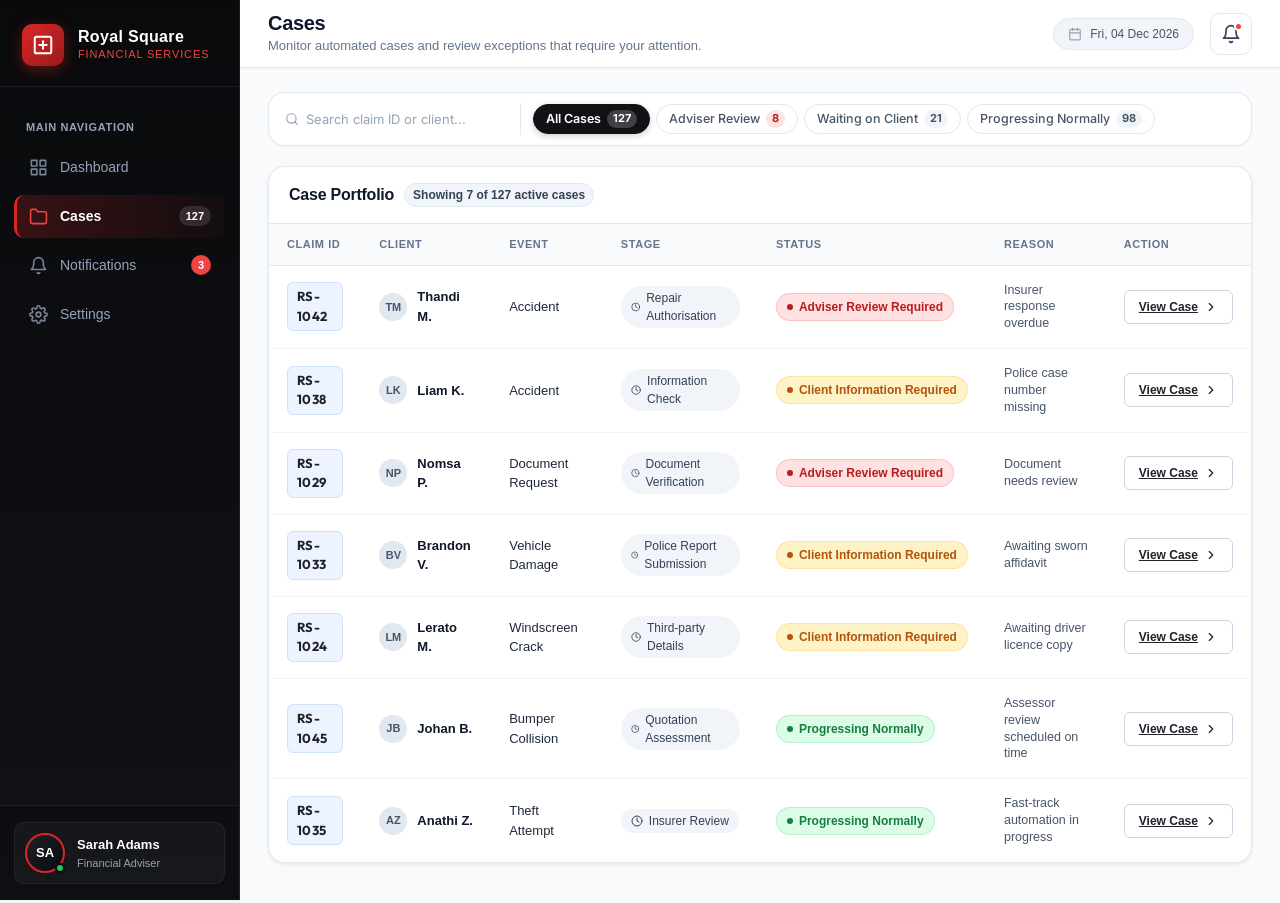
<file: Front/Adviser Portal/cases.html>
<!DOCTYPE html>
<html lang="en">
<head>
  <meta charset="UTF-8">
  <meta name="viewport" content="width=device-width, initial-scale=1.0">
  <meta name="description" content="Royal Square Financial - Adviser Cases Portfolio">
  <title>Cases | Royal Square Financial</title>
  
  <!-- Google Fonts: Outfit & Inter for executive financial typography -->
  <link rel="preconnect" href="https://fonts.googleapis.com">
  <link rel="preconnect" href="https://fonts.gstatic.com" crossorigin>
  <link href="https://fonts.googleapis.com/css2?family=Inter:wght@400;500;600;700&family=Outfit:wght@500;600;700;800&display=swap" rel="stylesheet">

  <!-- Adviser Dashboard & Cases Stylesheet -->
  <link rel="stylesheet" href="css/adviser-dashboard.css">
</head>
<body>

  <div class="app-shell">
    <!-- ====================================================================
         LEFT SIDEBAR (Royal Square Financial Black & Red Brand Identity)
         ==================================================================== -->
    <aside class="sidebar" id="adviserSidebar">
      <!-- Royal Square Financial Brand Header -->
      <div class="sidebar-brand">
        <div class="brand-crest">
          <svg viewBox="0 0 24 24" fill="none" stroke="currentColor" stroke-width="2.2" stroke-linecap="round" stroke-linejoin="round">
            <rect x="3" y="3" width="18" height="18" rx="2" ry="2"></rect>
            <path d="M12 8v8"></path>
            <path d="M8 12h8"></path>
          </svg>
        </div>
        <div class="brand-text">
          <span class="brand-title">Royal Square</span>
          <span class="brand-subtitle">Financial Services</span>
        </div>
      </div>

      <!-- Navigation Links -->
      <nav class="sidebar-nav">
        <span class="nav-section-label">Main Navigation</span>

        <a href="adviser-dashboard.html" class="nav-item" id="navDashboard" title="Dashboard">
          <div class="nav-item-left">
            <span class="nav-item-icon">
              <svg viewBox="0 0 24 24" fill="none" stroke="currentColor" stroke-width="2" stroke-linecap="round" stroke-linejoin="round">
                <rect x="3" y="3" width="7" height="7"></rect>
                <rect x="14" y="3" width="7" height="7"></rect>
                <rect x="14" y="14" width="7" height="7"></rect>
                <rect x="3" y="14" width="7" height="7"></rect>
              </svg>
            </span>
            <span class="nav-item-title">Dashboard</span>
          </div>
        </a>

        <!-- Cases is ACTIVE on this screen -->
        <a href="cases.html" class="nav-item active" id="navCases" title="Cases">
          <div class="nav-item-left">
            <span class="nav-item-icon">
              <svg viewBox="0 0 24 24" fill="none" stroke="currentColor" stroke-width="2" stroke-linecap="round" stroke-linejoin="round">
                <path d="M22 19a2 2 0 0 1-2 2H4a2 2 0 0 1-2-2V5a2 2 0 0 1 2-2h5l2 3h9a2 2 0 0 1 2 2z"></path>
              </svg>
            </span>
            <span class="nav-item-title">Cases</span>
          </div>
          <span class="nav-badge">127</span>
        </a>

        <a href="notifications.html" class="nav-item" id="navNotifications" title="Notifications">
          <div class="nav-item-left">
            <span class="nav-item-icon">
              <svg viewBox="0 0 24 24" fill="none" stroke="currentColor" stroke-width="2" stroke-linecap="round" stroke-linejoin="round">
                <path d="M18 8A6 6 0 0 0 6 8c0 7-3 9-3 9h18s-3-2-3-9"></path>
                <path d="M13.73 21a2 2 0 0 1-3.46 0"></path>
              </svg>
            </span>
            <span class="nav-item-title">Notifications</span>
          </div>
          <span class="nav-badge alert">3</span>
        </a>

        <a href="settings.html" class="nav-item" id="navSettings" title="Settings">
          <div class="nav-item-left">
            <span class="nav-item-icon">
              <svg viewBox="0 0 24 24" fill="none" stroke="currentColor" stroke-width="2" stroke-linecap="round" stroke-linejoin="round">
                <circle cx="12" cy="12" r="3"></circle>
                <path d="M19.4 15a1.65 1.65 0 0 0 .33 1.82l.06.06a2 2 0 0 1 0 2.83 2 2 0 0 1-2.83 0l-.06-.06a1.65 1.65 0 0 0-1.82-.33 1.65 1.65 0 0 0-1 1.51V21a2 2 0 0 1-2 2 2 2 0 0 1-2-2v-.09A1.65 1.65 0 0 0 9 19.4a1.65 1.65 0 0 0-1.82.33l-.06.06a2 2 0 0 1-2.83 0 2 2 0 0 1 0-2.83l.06-.06a1.65 1.65 0 0 0 .33-1.82 1.65 1.65 0 0 0-1.51-1H3a2 2 0 0 1-2-2 2 2 0 0 1 2-2h.09A1.65 1.65 0 0 0 4.6 9a1.65 1.65 0 0 0-.33-1.82l-.06-.06a2 2 0 0 1 0-2.83 2 2 0 0 1 2.83 0l.06.06a1.65 1.65 0 0 0 1.82.33H9a1.65 1.65 0 0 0 1-1.51V3a2 2 0 0 1 2-2 2 2 0 0 1 2 2v.09a1.65 1.65 0 0 0 1 1.51 1.65 1.65 0 0 0 1.82-.33l.06-.06a2 2 0 0 1 2.83 0 2 2 0 0 1 0 2.83l-.06.06a1.65 1.65 0 0 0-.33 1.82V9a1.65 1.65 0 0 0 1.51 1H21a2 2 0 0 1 2 2 2 2 0 0 1-2 2h-.09a1.65 1.65 0 0 0-1.51 1z"></path>
              </svg>
            </span>
            <span class="nav-item-title">Settings</span>
          </div>
        </a>
      </nav>

      <!-- Adviser Profile Section at Bottom -->
      <div class="sidebar-footer">
        <div class="adviser-profile-card" id="sidebarAdviserCard" title="View Adviser Profile">
          <div class="adviser-avatar-wrap" id="sidebarAvatarWrap">
            <div class="avatar-fallback">SA</div>
            <span class="status-indicator" title="Online & Available"></span>
          </div>
          <div class="adviser-info">
            <span class="adviser-name" id="sidebarAdviserName">Sarah Adams</span>
            <span class="adviser-role" id="sidebarAdviserRole">Financial Adviser — Cape Town</span>
          </div>
        </div>
      </div>
    </aside>

    <!-- ====================================================================
         MAIN CONTENT AREA
         ==================================================================== -->
    <main class="main-wrapper">
      <!-- Top Header -->
      <header class="top-header">
        <div class="header-greeting-wrap">
          <h1 class="header-title">Cases</h1>
          <p class="header-subtitle">Monitor automated cases and review exceptions that require your attention.</p>
        </div>

        <div class="header-actions">
          <!-- Calendar / Date Badge -->
          <div class="header-date-pill">
            <svg viewBox="0 0 24 24" fill="none" stroke="currentColor" stroke-width="2" stroke-linecap="round" stroke-linejoin="round">
              <rect x="3" y="4" width="18" height="18" rx="2" ry="2"></rect>
              <line x1="16" y1="2" x2="16" y2="6"></line>
              <line x1="8" y1="2" x2="8" y2="6"></line>
              <line x1="3" y1="10" x2="21" y2="10"></line>
            </svg>
            <span id="headerDateText">Today</span>
          </div>

          <!-- Notification Bell with Dropdown -->
          <div class="notif-btn-wrap">
            <button class="icon-button" id="btnNotifications" aria-label="Notifications" title="Notifications">
              <svg viewBox="0 0 24 24" fill="none" stroke="currentColor" stroke-width="2" stroke-linecap="round" stroke-linejoin="round">
                <path d="M18 8A6 6 0 0 0 6 8c0 7-3 9-3 9h18s-3-2-3-9"></path>
                <path d="M13.73 21a2 2 0 0 1-3.46 0"></path>
              </svg>
              <span class="notif-dot"></span>
            </button>

            <!-- Notifications Drawer -->
            <div class="notifications-dropdown" id="notificationsDropdown">
              <div class="notif-header">
                <h4>Notifications</h4>
                <span class="notif-badge-pill">3 Actionable</span>
              </div>
              <div class="notif-list" id="notificationsList">
                <!-- Injected by JS -->
              </div>
            </div>
          </div>
        </div>
      </header>

      <!-- Page Content -->
      <div class="dashboard-content">
        <!-- ================================================================
             SEARCH & FILTER TOOLBAR
             ================================================================ -->
        <section class="cases-filter-toolbar" aria-label="Cases Filtering and Search Controls">
          <div class="filter-toolbar-inner">
            <!-- Search Input Box -->
            <div class="search-input-group">
              <svg viewBox="0 0 24 24" fill="none" stroke="currentColor" stroke-width="2" stroke-linecap="round" stroke-linejoin="round">
                <circle cx="11" cy="11" r="8"></circle>
                <line x1="21" y1="21" x2="16.65" y2="16.65"></line>
              </svg>
              <input 
                type="text" 
                id="casesSearchInput" 
                placeholder="Search claim ID or client..."
                aria-label="Search cases by client name or claim ID"
                autocomplete="off"
              >
            </div>

            <!-- Category Filter Pills -->
            <div class="filter-pills-wrap" role="group" aria-label="Category Filters">
              <button class="filter-pill-btn active" data-category="All" id="filterAll">
                All Cases
                <span class="filter-pill-count">127</span>
              </button>
              <button class="filter-pill-btn" data-category="Adviser Review" id="filterReview">
                Adviser Review
                <span class="filter-pill-count alert">8</span>
              </button>
              <button class="filter-pill-btn" data-category="Waiting on Client" id="filterWaiting">
                Waiting on Client
                <span class="filter-pill-count">21</span>
              </button>
              <button class="filter-pill-btn" data-category="Progressing Normally" id="filterNormal">
                Progressing Normally
                <span class="filter-pill-count">98</span>
              </button>
            </div>
          </div>
        </section>

        <!-- ================================================================
             CASES TABLE (SHOWING 7 OF 127 ACTIVE CASES)
             ================================================================ -->
        <section class="section-panel" aria-labelledby="allCasesHeading">
          <div class="panel-header">
            <div class="panel-header-left">
              <h2 class="panel-title" id="allCasesHeading">Case Portfolio</h2>
              <span class="panel-count-pill" id="casesTableCountBadge">Showing 7 of 127 active cases</span>
            </div>
          </div>

          <div class="table-responsive">
            <table class="cases-table" aria-label="Adviser Cases Table">
              <thead>
                <tr>
                  <th scope="col">Claim ID</th>
                  <th scope="col">Client</th>
                  <th scope="col">Event</th>
                  <th scope="col">Stage</th>
                  <th scope="col">Status</th>
                  <th scope="col">Reason</th>
                  <th scope="col">Action</th>
                </tr>
              </thead>
              <tbody id="casesTableBody">
                <!-- Injected dynamically by js/adviser-cases.js -->
              </tbody>
            </table>
          </div>
        </section>
      </div>
    </main>
  </div>

  <!-- Toast Notification -->
  <div class="toast-notice" id="comingSoonToast" role="status" aria-live="polite">
    <div class="toast-indicator"></div>
    <div class="toast-text-wrap">
      <span class="toast-title" id="toastFeatureName">Feature</span>
      <span class="toast-sub">Demo notification</span>
    </div>
  </div>

  <!-- Shared Mock Data -->
  <script src="js/adviser-mock-data.js"></script>
  <!-- Cases Page Controller -->
  <script src="js/adviser-cases.js"></script>
</body>
</html>
</file>
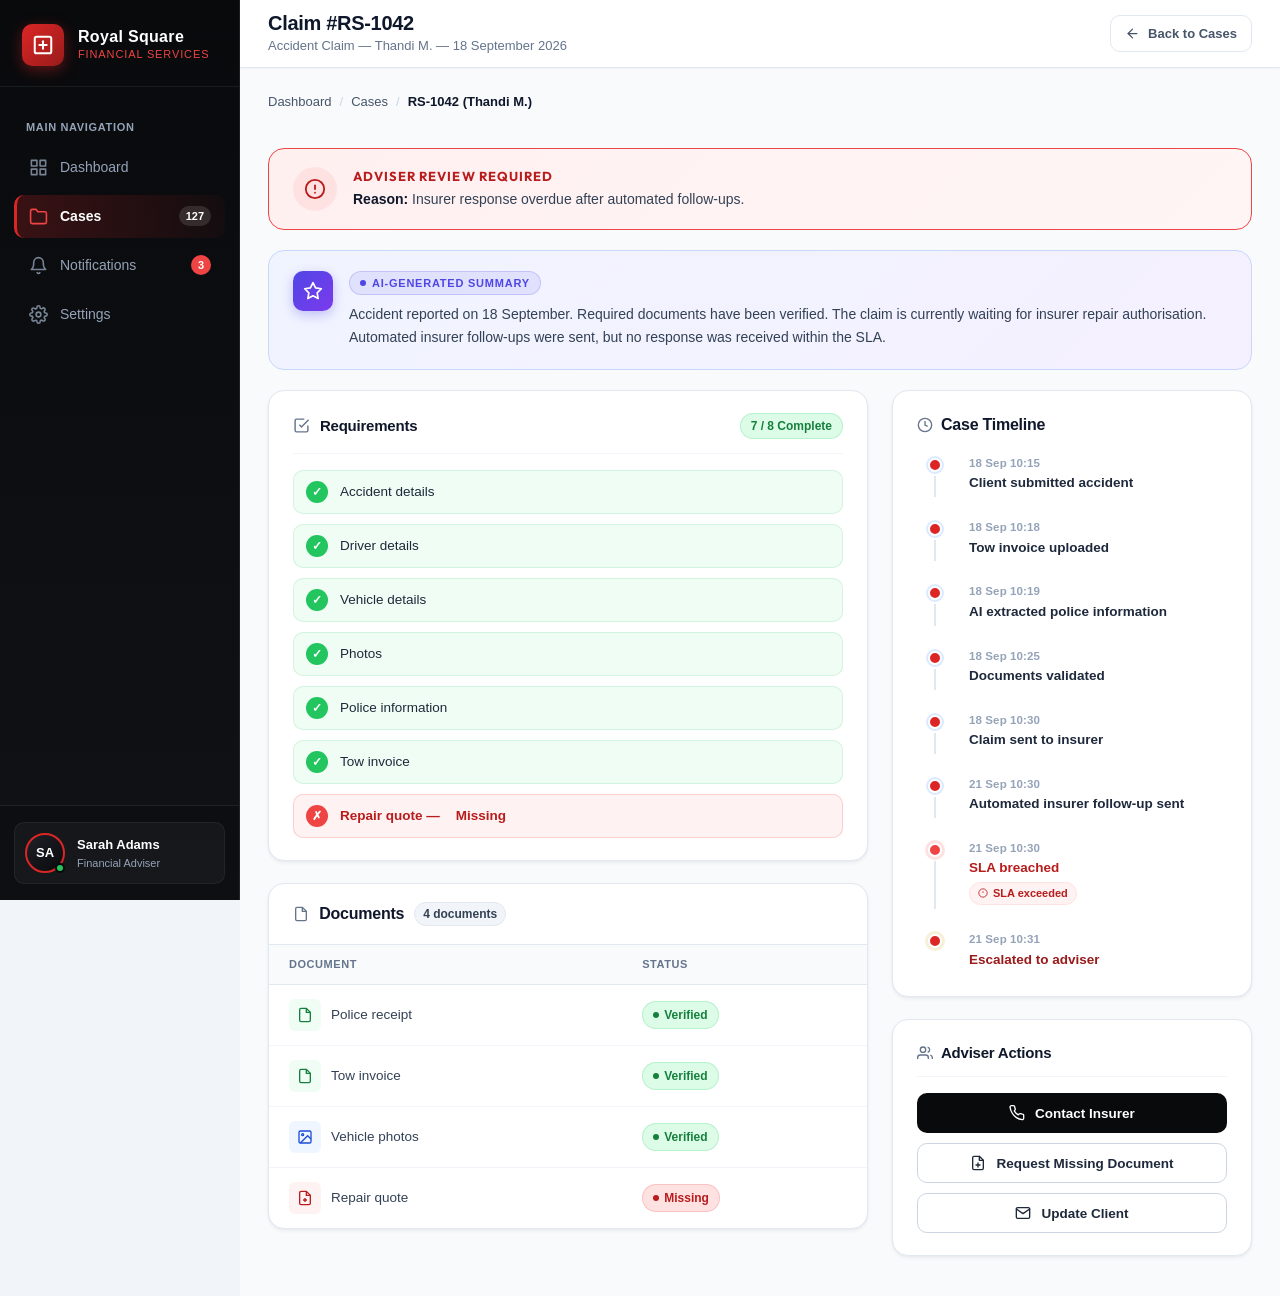
<file: Front/Adviser Portal/claim-details.html>
<!DOCTYPE html>
<html lang="en">
<head>
  <meta charset="UTF-8">
  <meta name="viewport" content="width=device-width, initial-scale=1.0">
  <meta name="description" content="Royal Square Financial - Claim Details RS-1042">
  <title>Claim Details: RS-1042 | Royal Square Financial</title>

  <!-- Google Fonts: Outfit & Inter -->
  <link rel="preconnect" href="https://fonts.googleapis.com">
  <link rel="preconnect" href="https://fonts.gstatic.com" crossorigin>
  <link href="https://fonts.googleapis.com/css2?family=Inter:wght@400;500;600;700&family=Outfit:wght@500;600;700;800&display=swap" rel="stylesheet">

  <!-- Shared Stylesheet -->
  <link rel="stylesheet" href="css/adviser-dashboard.css">

  <style>
    /* ========================================================================
       Page 3: Claim Details — Additional Styles
       ======================================================================== */

    /* Status Banner */
    .status-review-banner {
      background: linear-gradient(135deg, #fff0f0 0%, #fff5f5 100%);
      border: 1.5px solid var(--danger-500);
      border-radius: var(--radius-lg);
      padding: 18px 24px;
      display: flex;
      align-items: center;
      gap: 16px;
    }

    .status-banner-icon {
      width: 44px;
      height: 44px;
      border-radius: 50%;
      background: var(--danger-100);
      color: var(--danger-700);
      display: flex;
      align-items: center;
      justify-content: center;
      flex-shrink: 0;
    }

    .status-banner-icon svg {
      width: 22px;
      height: 22px;
    }

    .status-banner-content {
      display: flex;
      flex-direction: column;
      gap: 3px;
    }

    .status-banner-label {
      font-family: 'Outfit', sans-serif;
      font-size: 13px;
      font-weight: 700;
      letter-spacing: 0.08em;
      text-transform: uppercase;
      color: var(--danger-700);
    }

    .status-banner-reason {
      font-size: 14px;
      color: var(--slate-700);
      font-weight: 500;
    }

    .status-banner-reason strong {
      color: var(--slate-900);
      font-weight: 600;
    }

    /* Claim Header Info (below top-header) */
    .claim-page-header-card {
      background: var(--white);
      border: 1px solid var(--slate-200);
      border-radius: var(--radius-lg);
      padding: 22px 28px;
      box-shadow: var(--shadow-sm);
      display: flex;
      justify-content: space-between;
      align-items: flex-start;
      gap: 16px;
      flex-wrap: wrap;
    }

    .claim-title-block {
      display: flex;
      flex-direction: column;
      gap: 6px;
    }

    .claim-number-heading {
      font-family: 'Outfit', sans-serif;
      font-size: 24px;
      font-weight: 800;
      color: var(--slate-900);
      letter-spacing: -0.02em;
      line-height: 1.2;
    }

    .claim-meta-pills {
      display: flex;
      align-items: center;
      gap: 10px;
      flex-wrap: wrap;
    }

    .claim-type-pill {
      font-size: 12.5px;
      font-weight: 600;
      color: var(--slate-600);
      background: var(--slate-100);
      padding: 4px 12px;
      border-radius: var(--radius-full);
      border: 1px solid var(--slate-200);
    }

    .claim-client-pill {
      font-size: 12.5px;
      font-weight: 600;
      color: var(--slate-800);
      background: #f1f5f9;
      padding: 4px 12px;
      border-radius: var(--radius-full);
      border: 1px solid var(--slate-200);
    }

    .claim-date-pill {
      font-size: 12px;
      color: var(--slate-500);
      font-weight: 500;
      display: flex;
      align-items: center;
      gap: 5px;
    }

    .claim-date-pill svg {
      width: 13px;
      height: 13px;
    }

    /* AI Summary Card */
    .ai-summary-card {
      background: linear-gradient(135deg, #f0f4ff 0%, #f5f0ff 100%);
      border: 1.5px solid #c7d7fd;
      border-radius: var(--radius-lg);
      padding: 20px 24px;
      display: flex;
      gap: 16px;
      align-items: flex-start;
    }

    .ai-summary-icon {
      width: 40px;
      height: 40px;
      border-radius: var(--radius-md);
      background: linear-gradient(135deg, #4f46e5, #7c3aed);
      display: flex;
      align-items: center;
      justify-content: center;
      flex-shrink: 0;
      box-shadow: 0 4px 12px rgba(79, 70, 229, 0.3);
    }

    .ai-summary-icon svg {
      width: 20px;
      height: 20px;
      color: white;
    }

    .ai-summary-body {
      display: flex;
      flex-direction: column;
      gap: 8px;
      flex: 1;
    }

    .ai-summary-badge {
      display: inline-flex;
      align-items: center;
      gap: 6px;
      font-size: 11px;
      font-weight: 700;
      text-transform: uppercase;
      letter-spacing: 0.07em;
      color: #4f46e5;
      background: rgba(79, 70, 229, 0.1);
      padding: 3px 10px;
      border-radius: var(--radius-full);
      border: 1px solid rgba(79, 70, 229, 0.2);
      width: fit-content;
    }

    .ai-summary-badge::before {
      content: '';
      width: 6px;
      height: 6px;
      border-radius: 50%;
      background: #4f46e5;
      animation: aiPulse 2s ease-in-out infinite;
    }

    @keyframes aiPulse {
      0%, 100% { opacity: 1; }
      50% { opacity: 0.4; }
    }

    .ai-summary-text {
      font-size: 14px;
      color: var(--slate-700);
      line-height: 1.65;
    }

    /* Requirements Card */
    .requirements-card {
      background: var(--white);
      border: 1px solid var(--slate-200);
      border-radius: var(--radius-lg);
      padding: 22px 24px;
      box-shadow: var(--shadow-sm);
    }

    .req-header {
      display: flex;
      align-items: center;
      justify-content: space-between;
      margin-bottom: 16px;
      padding-bottom: 14px;
      border-bottom: 1px solid var(--slate-100);
    }

    .req-header-left {
      display: flex;
      align-items: center;
      gap: 10px;
    }

    .req-panel-title {
      font-size: 15px;
      font-weight: 700;
      color: var(--slate-900);
    }

    .req-progress-pill {
      font-size: 12px;
      font-weight: 600;
      padding: 3px 10px;
      border-radius: var(--radius-full);
      background: var(--success-100);
      color: var(--success-700);
      border: 1px solid rgba(34, 197, 94, 0.2);
    }

    .req-list {
      display: flex;
      flex-direction: column;
      gap: 10px;
    }

    .req-item {
      display: flex;
      align-items: center;
      gap: 12px;
      padding: 10px 12px;
      border-radius: var(--radius-md);
      background: var(--slate-50);
      border: 1px solid transparent;
      font-size: 13.5px;
      font-weight: 500;
      color: var(--slate-700);
      transition: background var(--transition-fast);
    }

    .req-item.completed {
      background: var(--success-50);
      border-color: rgba(34, 197, 94, 0.15);
      color: var(--slate-800);
    }

    .req-item.missing {
      background: var(--danger-50);
      border-color: rgba(239, 68, 68, 0.2);
      color: var(--danger-700);
      font-weight: 600;
    }

    .req-item-icon {
      width: 22px;
      height: 22px;
      border-radius: 50%;
      display: flex;
      align-items: center;
      justify-content: center;
      font-size: 12px;
      font-weight: 700;
      flex-shrink: 0;
    }

    .req-item.completed .req-item-icon {
      background: var(--success-500);
      color: var(--white);
    }

    .req-item.missing .req-item-icon {
      background: var(--danger-500);
      color: var(--white);
    }

    /* Documents Table Card */
    .documents-card {
      background: var(--white);
      border: 1px solid var(--slate-200);
      border-radius: var(--radius-lg);
      box-shadow: var(--shadow-sm);
      overflow: hidden;
    }

    .documents-card .panel-header {
      padding: 18px 24px;
      border-bottom: 1px solid var(--slate-200);
    }

    .docs-table {
      width: 100%;
      border-collapse: collapse;
    }

    .docs-table th {
      background: var(--slate-50);
      padding: 11px 20px;
      font-size: 11px;
      font-weight: 700;
      text-transform: uppercase;
      letter-spacing: 0.05em;
      color: var(--slate-500);
      border-bottom: 1px solid var(--slate-200);
      text-align: left;
    }

    .docs-table td {
      padding: 14px 20px;
      font-size: 13.5px;
      color: var(--slate-700);
      border-bottom: 1px solid var(--slate-100);
      vertical-align: middle;
    }

    .docs-table tbody tr:last-child td {
      border-bottom: none;
    }

    .docs-table tbody tr:hover {
      background: var(--slate-50);
    }

    .doc-name-cell {
      display: flex;
      align-items: center;
      gap: 10px;
      font-weight: 500;
    }

    .doc-icon {
      width: 32px;
      height: 32px;
      border-radius: var(--radius-sm);
      background: var(--slate-100);
      color: var(--slate-500);
      display: flex;
      align-items: center;
      justify-content: center;
      flex-shrink: 0;
    }

    .doc-icon svg {
      width: 16px;
      height: 16px;
    }

    .doc-status-badge {
      display: inline-flex;
      align-items: center;
      gap: 5px;
      font-size: 12px;
      font-weight: 600;
      padding: 4px 10px;
      border-radius: var(--radius-full);
      white-space: nowrap;
    }

    .doc-status-badge.verified {
      background: var(--success-100);
      color: var(--success-700);
      border: 1px solid rgba(34, 197, 94, 0.2);
    }

    .doc-status-badge.missing {
      background: var(--danger-100);
      color: var(--danger-700);
      border: 1px solid rgba(239, 68, 68, 0.2);
    }

    .doc-status-badge::before {
      content: '';
      width: 6px;
      height: 6px;
      border-radius: 50%;
      background: currentColor;
    }

    /* Case Timeline Card */
    .timeline-card {
      background: var(--white);
      border: 1px solid var(--slate-200);
      border-radius: var(--radius-lg);
      padding: 22px 24px;
      box-shadow: var(--shadow-sm);
    }

    .case-timeline {
      display: flex;
      flex-direction: column;
      gap: 0;
      position: relative;
      margin-top: 18px;
    }

    .ct-item {
      display: flex;
      gap: 16px;
      position: relative;
      padding-bottom: 22px;
    }

    .ct-item:last-child {
      padding-bottom: 0;
    }

    .ct-line-wrap {
      display: flex;
      flex-direction: column;
      align-items: center;
      flex-shrink: 0;
      width: 36px;
    }

    .ct-dot {
      width: 14px;
      height: 14px;
      border-radius: 50%;
      background: var(--slate-300);
      border: 2px solid var(--white);
      box-shadow: 0 0 0 2px var(--slate-200);
      flex-shrink: 0;
      z-index: 2;
      margin-top: 3px;
    }

    .ct-dot.alert-dot {
      background: var(--danger-500);
      box-shadow: 0 0 0 3px var(--danger-100);
    }

    .ct-dot.escalation-dot {
      background: var(--rs-gold-500);
      box-shadow: 0 0 0 3px rgba(212, 175, 55, 0.2);
    }

    .ct-dot.normal-dot {
      background: var(--rs-blue-500);
      box-shadow: 0 0 0 2px var(--info-100);
    }

    .ct-connector {
      width: 2px;
      flex: 1;
      background: var(--slate-200);
      margin-top: 4px;
      min-height: 16px;
    }

    .ct-item:last-child .ct-connector {
      display: none;
    }

    .ct-content {
      flex: 1;
      padding-bottom: 4px;
    }

    .ct-timestamp {
      font-size: 11.5px;
      font-weight: 600;
      color: var(--slate-400);
      letter-spacing: 0.01em;
      margin-bottom: 2px;
    }

    .ct-title {
      font-size: 13.5px;
      font-weight: 600;
      color: var(--slate-800);
      line-height: 1.4;
    }

    .ct-title.alert-title {
      color: var(--danger-700);
    }

    .ct-title.escalation-title {
      color: var(--rs-gold-600);
    }

    .ct-alert-chip {
      display: inline-flex;
      align-items: center;
      gap: 5px;
      font-size: 11px;
      font-weight: 600;
      color: var(--danger-700);
      background: var(--danger-50);
      padding: 2px 8px;
      border-radius: var(--radius-full);
      border: 1px solid var(--danger-100);
      margin-top: 4px;
    }

    /* Adviser Actions Card */
    .adviser-actions-card {
      background: var(--white);
      border: 1px solid var(--slate-200);
      border-radius: var(--radius-lg);
      padding: 22px 24px;
      box-shadow: var(--shadow-sm);
    }

    .actions-title {
      font-size: 15px;
      font-weight: 700;
      color: var(--slate-900);
      margin-bottom: 16px;
      padding-bottom: 12px;
      border-bottom: 1px solid var(--slate-100);
      display: flex;
      align-items: center;
      gap: 8px;
    }

    .actions-button-group {
      display: flex;
      flex-direction: column;
      gap: 10px;
    }

    .btn-action-primary {
      display: flex;
      align-items: center;
      justify-content: center;
      gap: 10px;
      padding: 12px 20px;
      background: var(--rs-navy-950);
      color: var(--white);
      border: none;
      border-radius: var(--radius-md);
      font-size: 13.5px;
      font-weight: 600;
      cursor: pointer;
      transition: all var(--transition-fast);
      font-family: inherit;
    }

    .btn-action-primary:hover {
      background: var(--rs-navy-800);
      transform: translateY(-1px);
      box-shadow: var(--shadow-md);
    }

    .btn-action-primary svg {
      width: 16px;
      height: 16px;
    }

    .btn-action-secondary {
      display: flex;
      align-items: center;
      justify-content: center;
      gap: 10px;
      padding: 11px 20px;
      background: var(--white);
      color: var(--slate-800);
      border: 1.5px solid var(--slate-300);
      border-radius: var(--radius-md);
      font-size: 13.5px;
      font-weight: 600;
      cursor: pointer;
      transition: all var(--transition-fast);
      font-family: inherit;
    }

    .btn-action-secondary:hover {
      background: var(--slate-50);
      border-color: var(--rs-navy-800);
      color: var(--rs-navy-800);
    }

    .btn-action-secondary svg {
      width: 16px;
      height: 16px;
    }

    /* Back to Cases Link */
    .back-link {
      display: inline-flex;
      align-items: center;
      gap: 8px;
      font-size: 13px;
      font-weight: 600;
      color: var(--slate-600);
      text-decoration: none;
      padding: 8px 14px;
      border-radius: var(--radius-md);
      border: 1px solid var(--slate-200);
      background: var(--white);
      transition: all var(--transition-fast);
    }

    .back-link:hover {
      color: var(--rs-navy-800);
      border-color: var(--slate-300);
      background: var(--slate-50);
    }

    .back-link svg {
      width: 15px;
      height: 15px;
    }

    /* Two-column layout for claim detail body */
    .claim-detail-body-grid {
      display: grid;
      grid-template-columns: 1fr 360px;
      gap: 24px;
      align-items: start;
    }

    .claim-detail-left {
      display: flex;
      flex-direction: column;
      gap: 22px;
    }

    .claim-detail-right {
      display: flex;
      flex-direction: column;
      gap: 22px;
    }

    @media (max-width: 1100px) {
      .claim-detail-body-grid {
        grid-template-columns: 1fr;
      }
    }
  </style>
</head>
<body>

  <div class="app-shell">
    <!-- ====================================================================
         LEFT SIDEBAR
         ==================================================================== -->
    <aside class="sidebar" id="adviserSidebar">
      <div class="sidebar-brand">
        <a href="adviser-dashboard.html" style="display:flex;align-items:center;gap:14px;text-decoration:none;">
          <div class="brand-crest">
            <svg viewBox="0 0 24 24" fill="none" stroke="currentColor" stroke-width="2.2" stroke-linecap="round" stroke-linejoin="round">
              <rect x="3" y="3" width="18" height="18" rx="2" ry="2"></rect>
              <path d="M12 8v8"></path>
              <path d="M8 12h8"></path>
            </svg>
          </div>
          <div class="brand-text">
            <span class="brand-title">Royal Square</span>
            <span class="brand-subtitle">Financial Services</span>
          </div>
        </a>
      </div>

      <nav class="sidebar-nav">
        <span class="nav-section-label">Main Navigation</span>

        <a href="adviser-dashboard.html" class="nav-item" id="navDashboard" title="Dashboard">
          <div class="nav-item-left">
            <span class="nav-item-icon">
              <svg viewBox="0 0 24 24" fill="none" stroke="currentColor" stroke-width="2" stroke-linecap="round" stroke-linejoin="round">
                <rect x="3" y="3" width="7" height="7"></rect>
                <rect x="14" y="3" width="7" height="7"></rect>
                <rect x="14" y="14" width="7" height="7"></rect>
                <rect x="3" y="14" width="7" height="7"></rect>
              </svg>
            </span>
            <span class="nav-item-title">Dashboard</span>
          </div>
        </a>

        <!-- Cases is ACTIVE (claim details is under cases) -->
        <a href="cases.html" class="nav-item active" id="navCases" title="Cases">
          <div class="nav-item-left">
            <span class="nav-item-icon">
              <svg viewBox="0 0 24 24" fill="none" stroke="currentColor" stroke-width="2" stroke-linecap="round" stroke-linejoin="round">
                <path d="M22 19a2 2 0 0 1-2 2H4a2 2 0 0 1-2-2V5a2 2 0 0 1 2-2h5l2 3h9a2 2 0 0 1 2 2z"></path>
              </svg>
            </span>
            <span class="nav-item-title">Cases</span>
          </div>
          <span class="nav-badge">127</span>
        </a>

        <a href="notifications.html" class="nav-item" id="navNotifications" title="Notifications">
          <div class="nav-item-left">
            <span class="nav-item-icon">
              <svg viewBox="0 0 24 24" fill="none" stroke="currentColor" stroke-width="2" stroke-linecap="round" stroke-linejoin="round">
                <path d="M18 8A6 6 0 0 0 6 8c0 7-3 9-3 9h18s-3-2-3-9"></path>
                <path d="M13.73 21a2 2 0 0 1-3.46 0"></path>
              </svg>
            </span>
            <span class="nav-item-title">Notifications</span>
          </div>
          <span class="nav-badge alert">3</span>
        </a>

        <a href="settings.html" class="nav-item" id="navSettings" title="Settings">
          <div class="nav-item-left">
            <span class="nav-item-icon">
              <svg viewBox="0 0 24 24" fill="none" stroke="currentColor" stroke-width="2" stroke-linecap="round" stroke-linejoin="round">
                <circle cx="12" cy="12" r="3"></circle>
                <path d="M19.4 15a1.65 1.65 0 0 0 .33 1.82l.06.06a2 2 0 0 1 0 2.83 2 2 0 0 1-2.83 0l-.06-.06a1.65 1.65 0 0 0-1.82-.33 1.65 1.65 0 0 0-1 1.51V21a2 2 0 0 1-2 2 2 2 0 0 1-2-2v-.09A1.65 1.65 0 0 0 9 19.4a1.65 1.65 0 0 0-1.82.33l-.06.06a2 2 0 0 1-2.83 0 2 2 0 0 1 0-2.83l.06-.06a1.65 1.65 0 0 0 .33-1.82 1.65 1.65 0 0 0-1.51-1H3a2 2 0 0 1-2-2 2 2 0 0 1 2-2h.09A1.65 1.65 0 0 0 4.6 9a1.65 1.65 0 0 0-.33-1.82l-.06-.06a2 2 0 0 1 0-2.83 2 2 0 0 1 2.83 0l.06.06a1.65 1.65 0 0 0 1.82.33H9a1.65 1.65 0 0 0 1-1.51V3a2 2 0 0 1 2-2 2 2 0 0 1 2 2v.09a1.65 1.65 0 0 0 1 1.51 1.65 1.65 0 0 0 1.82-.33l.06-.06a2 2 0 0 1 2.83 0 2 2 0 0 1 0 2.83l-.06.06a1.65 1.65 0 0 0-.33 1.82V9a1.65 1.65 0 0 0 1.51 1H21a2 2 0 0 1 2 2 2 2 0 0 1-2 2h-.09a1.65 1.65 0 0 0-1.51 1z"></path>
              </svg>
            </span>
            <span class="nav-item-title">Settings</span>
          </div>
        </a>
      </nav>

      <div class="sidebar-footer">
        <div class="adviser-profile-card">
          <div class="adviser-avatar-wrap">
            <div class="avatar-fallback">SA</div>
            <span class="status-indicator"></span>
          </div>
          <div class="adviser-info">
            <span class="adviser-name">Sarah Adams</span>
            <span class="adviser-role">Financial Adviser</span>
          </div>
        </div>
      </div>
    </aside>

    <!-- ====================================================================
         MAIN CONTENT AREA
         ==================================================================== -->
    <main class="main-wrapper">
      <!-- Top Header -->
      <header class="top-header">
        <div class="header-greeting-wrap">
          <h1 class="header-title">Claim #RS-1042</h1>
          <p class="header-subtitle">Accident Claim &mdash; Thandi M. &mdash; 18 September 2026</p>
        </div>
        <div class="header-actions">
          <a href="cases.html" class="back-link" id="btnBackToCases">
            <svg viewBox="0 0 24 24" fill="none" stroke="currentColor" stroke-width="2" stroke-linecap="round" stroke-linejoin="round">
              <line x1="19" y1="12" x2="5" y2="12"></line>
              <polyline points="12 19 5 12 12 5"></polyline>
            </svg>
            Back to Cases
          </a>
        </div>
      </header>

      <!-- Page Content -->
      <div class="dashboard-content">

        <!-- Breadcrumbs -->
        <nav class="breadcrumbs-bar" aria-label="Breadcrumb">
          <a href="adviser-dashboard.html" class="breadcrumb-link">Dashboard</a>
          <span class="breadcrumb-sep">/</span>
          <a href="cases.html" class="breadcrumb-link">Cases</a>
          <span class="breadcrumb-sep">/</span>
          <span class="breadcrumb-current">RS-1042 (Thandi M.)</span>
        </nav>

        <!-- ================================================================
             STATUS BANNER
             ================================================================ -->
        <div class="status-review-banner" role="alert" aria-live="polite">
          <div class="status-banner-icon">
            <svg viewBox="0 0 24 24" fill="none" stroke="currentColor" stroke-width="2" stroke-linecap="round" stroke-linejoin="round">
              <circle cx="12" cy="12" r="10"></circle>
              <line x1="12" y1="8" x2="12" y2="12"></line>
              <line x1="12" y1="16" x2="12.01" y2="16"></line>
            </svg>
          </div>
          <div class="status-banner-content">
            <span class="status-banner-label">Adviser Review Required</span>
            <span class="status-banner-reason"><strong>Reason:</strong> Insurer response overdue after automated follow-ups.</span>
          </div>
        </div>

        <!-- ================================================================
             AI SUMMARY CARD
             ================================================================ -->
        <div class="ai-summary-card" aria-label="AI-generated case summary">
          <div class="ai-summary-icon">
            <svg viewBox="0 0 24 24" fill="none" stroke="currentColor" stroke-width="2" stroke-linecap="round" stroke-linejoin="round">
              <polygon points="12 2 15.09 8.26 22 9.27 17 14.14 18.18 21.02 12 17.77 5.82 21.02 7 14.14 2 9.27 8.91 8.26 12 2"></polygon>
            </svg>
          </div>
          <div class="ai-summary-body">
            <span class="ai-summary-badge">AI-Generated Summary</span>
            <p class="ai-summary-text">
              Accident reported on 18 September. Required documents have been verified. The claim is currently waiting for insurer repair authorisation. Automated insurer follow-ups were sent, but no response was received within the SLA.
            </p>
          </div>
        </div>

        <!-- ================================================================
             MAIN BODY: LEFT + RIGHT COLUMNS
             ================================================================ -->
        <div class="claim-detail-body-grid">

          <!-- LEFT COLUMN -->
          <div class="claim-detail-left">

            <!-- Requirements Card -->
            <div class="requirements-card" aria-labelledby="reqHeading">
              <div class="req-header">
                <div class="req-header-left">
                  <h2 class="req-panel-title" id="reqHeading">
                    <svg width="17" height="17" viewBox="0 0 24 24" fill="none" stroke="currentColor" stroke-width="2" style="display:inline;vertical-align:-3px;margin-right:6px;color:var(--slate-500)">
                      <polyline points="9 11 12 14 22 4"></polyline>
                      <path d="M21 12v7a2 2 0 0 1-2 2H5a2 2 0 0 1-2-2V5a2 2 0 0 1 2-2h11"></path>
                    </svg>
                    Requirements
                  </h2>
                </div>
                <span class="req-progress-pill">7 / 8 Complete</span>
              </div>

              <div class="req-list" role="list">
                <div class="req-item completed" role="listitem">
                  <div class="req-item-icon">✓</div>
                  Accident details
                </div>
                <div class="req-item completed" role="listitem">
                  <div class="req-item-icon">✓</div>
                  Driver details
                </div>
                <div class="req-item completed" role="listitem">
                  <div class="req-item-icon">✓</div>
                  Vehicle details
                </div>
                <div class="req-item completed" role="listitem">
                  <div class="req-item-icon">✓</div>
                  Photos
                </div>
                <div class="req-item completed" role="listitem">
                  <div class="req-item-icon">✓</div>
                  Police information
                </div>
                <div class="req-item completed" role="listitem">
                  <div class="req-item-icon">✓</div>
                  Tow invoice
                </div>
                <div class="req-item missing" role="listitem">
                  <div class="req-item-icon">✗</div>
                  Repair quote — <em style="margin-left:4px;font-style:normal;font-weight:700;">Missing</em>
                </div>
              </div>
            </div>

            <!-- Documents Card -->
            <div class="documents-card" aria-labelledby="docsHeading">
              <div class="panel-header">
                <div class="panel-header-left">
                  <h2 class="panel-title" id="docsHeading">
                    <svg width="16" height="16" viewBox="0 0 24 24" fill="none" stroke="currentColor" stroke-width="2" style="display:inline;vertical-align:-3px;margin-right:6px;color:var(--slate-500)">
                      <path d="M14 2H6a2 2 0 0 0-2 2v16a2 2 0 0 0 2 2h12a2 2 0 0 0 2-2V8z"></path>
                      <polyline points="14 2 14 8 20 8"></polyline>
                    </svg>
                    Documents
                  </h2>
                  <span class="panel-count-pill">4 documents</span>
                </div>
              </div>
              <div class="table-responsive">
                <table class="docs-table" aria-label="Claim Documents">
                  <thead>
                    <tr>
                      <th>Document</th>
                      <th>Status</th>
                    </tr>
                  </thead>
                  <tbody>
                    <tr>
                      <td>
                        <div class="doc-name-cell">
                          <div class="doc-icon" style="background:var(--success-50);color:var(--success-700)">
                            <svg viewBox="0 0 24 24" fill="none" stroke="currentColor" stroke-width="2"><path d="M14 2H6a2 2 0 0 0-2 2v16a2 2 0 0 0 2 2h12a2 2 0 0 0 2-2V8z"></path><polyline points="14 2 14 8 20 8"></polyline></svg>
                          </div>
                          Police receipt
                        </div>
                      </td>
                      <td><span class="doc-status-badge verified">Verified</span></td>
                    </tr>
                    <tr>
                      <td>
                        <div class="doc-name-cell">
                          <div class="doc-icon" style="background:var(--success-50);color:var(--success-700)">
                            <svg viewBox="0 0 24 24" fill="none" stroke="currentColor" stroke-width="2"><path d="M14 2H6a2 2 0 0 0-2 2v16a2 2 0 0 0 2 2h12a2 2 0 0 0 2-2V8z"></path><polyline points="14 2 14 8 20 8"></polyline></svg>
                          </div>
                          Tow invoice
                        </div>
                      </td>
                      <td><span class="doc-status-badge verified">Verified</span></td>
                    </tr>
                    <tr>
                      <td>
                        <div class="doc-name-cell">
                          <div class="doc-icon" style="background:var(--info-50);color:var(--info-700)">
                            <svg viewBox="0 0 24 24" fill="none" stroke="currentColor" stroke-width="2"><rect x="3" y="3" width="18" height="18" rx="2" ry="2"></rect><circle cx="8.5" cy="8.5" r="1.5"></circle><polyline points="21 15 16 10 5 21"></polyline></svg>
                          </div>
                          Vehicle photos
                        </div>
                      </td>
                      <td><span class="doc-status-badge verified">Verified</span></td>
                    </tr>
                    <tr>
                      <td>
                        <div class="doc-name-cell">
                          <div class="doc-icon" style="background:var(--danger-50);color:var(--danger-700)">
                            <svg viewBox="0 0 24 24" fill="none" stroke="currentColor" stroke-width="2"><path d="M14 2H6a2 2 0 0 0-2 2v16a2 2 0 0 0 2 2h12a2 2 0 0 0 2-2V8z"></path><polyline points="14 2 14 8 20 8"></polyline><line x1="12" y1="18" x2="12" y2="12"></line><line x1="9" y1="15" x2="15" y2="15"></line></svg>
                          </div>
                          Repair quote
                        </div>
                      </td>
                      <td><span class="doc-status-badge missing">Missing</span></td>
                    </tr>
                  </tbody>
                </table>
              </div>
            </div>

          </div><!-- / LEFT COLUMN -->

          <!-- RIGHT COLUMN -->
          <div class="claim-detail-right">

            <!-- Case Timeline -->
            <div class="timeline-card" aria-labelledby="timelineHeading">
              <h2 class="panel-title" id="timelineHeading" style="display:flex;align-items:center;gap:8px;">
                <svg width="16" height="16" viewBox="0 0 24 24" fill="none" stroke="currentColor" stroke-width="2" style="color:var(--slate-500)">
                  <circle cx="12" cy="12" r="10"></circle>
                  <polyline points="12 6 12 12 16 14"></polyline>
                </svg>
                Case Timeline
              </h2>

              <div class="case-timeline" role="list">

                <div class="ct-item" role="listitem">
                  <div class="ct-line-wrap">
                    <div class="ct-dot normal-dot"></div>
                    <div class="ct-connector"></div>
                  </div>
                  <div class="ct-content">
                    <div class="ct-timestamp">18 Sep 10:15</div>
                    <div class="ct-title">Client submitted accident</div>
                  </div>
                </div>

                <div class="ct-item" role="listitem">
                  <div class="ct-line-wrap">
                    <div class="ct-dot normal-dot"></div>
                    <div class="ct-connector"></div>
                  </div>
                  <div class="ct-content">
                    <div class="ct-timestamp">18 Sep 10:18</div>
                    <div class="ct-title">Tow invoice uploaded</div>
                  </div>
                </div>

                <div class="ct-item" role="listitem">
                  <div class="ct-line-wrap">
                    <div class="ct-dot normal-dot"></div>
                    <div class="ct-connector"></div>
                  </div>
                  <div class="ct-content">
                    <div class="ct-timestamp">18 Sep 10:19</div>
                    <div class="ct-title">AI extracted police information</div>
                  </div>
                </div>

                <div class="ct-item" role="listitem">
                  <div class="ct-line-wrap">
                    <div class="ct-dot normal-dot"></div>
                    <div class="ct-connector"></div>
                  </div>
                  <div class="ct-content">
                    <div class="ct-timestamp">18 Sep 10:25</div>
                    <div class="ct-title">Documents validated</div>
                  </div>
                </div>

                <div class="ct-item" role="listitem">
                  <div class="ct-line-wrap">
                    <div class="ct-dot normal-dot"></div>
                    <div class="ct-connector"></div>
                  </div>
                  <div class="ct-content">
                    <div class="ct-timestamp">18 Sep 10:30</div>
                    <div class="ct-title">Claim sent to insurer</div>
                  </div>
                </div>

                <div class="ct-item" role="listitem">
                  <div class="ct-line-wrap">
                    <div class="ct-dot normal-dot"></div>
                    <div class="ct-connector"></div>
                  </div>
                  <div class="ct-content">
                    <div class="ct-timestamp">21 Sep 10:30</div>
                    <div class="ct-title">Automated insurer follow-up sent</div>
                  </div>
                </div>

                <div class="ct-item" role="listitem">
                  <div class="ct-line-wrap">
                    <div class="ct-dot alert-dot"></div>
                    <div class="ct-connector"></div>
                  </div>
                  <div class="ct-content">
                    <div class="ct-timestamp">21 Sep 10:30</div>
                    <div class="ct-title alert-title">SLA breached</div>
                    <div class="ct-alert-chip">
                      <svg width="10" height="10" viewBox="0 0 24 24" fill="none" stroke="currentColor" stroke-width="2"><circle cx="12" cy="12" r="10"></circle><line x1="12" y1="8" x2="12" y2="12"></line><line x1="12" y1="16" x2="12.01" y2="16"></line></svg>
                      SLA exceeded
                    </div>
                  </div>
                </div>

                <div class="ct-item" role="listitem">
                  <div class="ct-line-wrap">
                    <div class="ct-dot escalation-dot"></div>
                  </div>
                  <div class="ct-content">
                    <div class="ct-timestamp">21 Sep 10:31</div>
                    <div class="ct-title escalation-title">Escalated to adviser</div>
                  </div>
                </div>

              </div>
            </div>

            <!-- Adviser Actions Card -->
            <div class="adviser-actions-card" aria-labelledby="actionsHeading">
              <h2 class="actions-title" id="actionsHeading">
                <svg width="16" height="16" viewBox="0 0 24 24" fill="none" stroke="currentColor" stroke-width="2" style="color:var(--slate-500)">
                  <path d="M17 21v-2a4 4 0 0 0-4-4H5a4 4 0 0 0-4 4v2"></path>
                  <circle cx="9" cy="7" r="4"></circle>
                  <path d="M23 21v-2a4 4 0 0 0-3-3.87"></path>
                  <path d="M16 3.13a4 4 0 0 1 0 7.75"></path>
                </svg>
                Adviser Actions
              </h2>
              <div class="actions-button-group">
                <button class="btn-action-primary" id="btnContactInsurer">
                  <svg viewBox="0 0 24 24" fill="none" stroke="currentColor" stroke-width="2" stroke-linecap="round" stroke-linejoin="round">
                    <path d="M22 16.92v3a2 2 0 0 1-2.18 2 19.79 19.79 0 0 1-8.63-3.07A19.5 19.5 0 0 1 4.69 12 19.79 19.79 0 0 1 1.61 3.18 2 2 0 0 1 3.6 1h3a2 2 0 0 1 2 1.72 12.84 12.84 0 0 0 .7 2.81 2 2 0 0 1-.45 2.11L7.91 8.73a16 16 0 0 0 6 6l1.27-1.27a2 2 0 0 1 2.11-.45 12.84 12.84 0 0 0 2.81.7A2 2 0 0 1 22 15v1.92z"></path>
                  </svg>
                  Contact Insurer
                </button>
                <button class="btn-action-secondary" id="btnRequestDoc">
                  <svg viewBox="0 0 24 24" fill="none" stroke="currentColor" stroke-width="2" stroke-linecap="round" stroke-linejoin="round">
                    <path d="M14 2H6a2 2 0 0 0-2 2v16a2 2 0 0 0 2 2h12a2 2 0 0 0 2-2V8z"></path>
                    <polyline points="14 2 14 8 20 8"></polyline>
                    <line x1="12" y1="18" x2="12" y2="12"></line>
                    <line x1="9" y1="15" x2="15" y2="15"></line>
                  </svg>
                  Request Missing Document
                </button>
                <button class="btn-action-secondary" id="btnUpdateClient">
                  <svg viewBox="0 0 24 24" fill="none" stroke="currentColor" stroke-width="2" stroke-linecap="round" stroke-linejoin="round">
                    <path d="M4 4h16c1.1 0 2 .9 2 2v12c0 1.1-.9 2-2 2H4c-1.1 0-2-.9-2-2V6c0-1.1.9-2 2-2z"></path>
                    <polyline points="22,6 12,13 2,6"></polyline>
                  </svg>
                  Update Client
                </button>
              </div>
            </div>

          </div><!-- / RIGHT COLUMN -->
        </div><!-- / grid -->

      </div><!-- / dashboard-content -->
    </main>
  </div>

  <!-- Toast Notification -->
  <div class="toast-notice" id="actionToast" role="status" aria-live="polite">
    <div class="toast-indicator"></div>
    <div class="toast-text-wrap">
      <span class="toast-title" id="toastTitle">Action</span>
      <span class="toast-sub" id="toastSub">Recorded</span>
    </div>
  </div>

  <script>
    document.addEventListener('DOMContentLoaded', () => {
      const toast = document.getElementById('actionToast');
      const toastTitle = document.getElementById('toastTitle');
      const toastSub = document.getElementById('toastSub');

      function showToast(title, sub) {
        toastTitle.textContent = title;
        toastSub.textContent = sub;
        toast.classList.add('show');
        setTimeout(() => toast.classList.remove('show'), 3000);
      }

      document.getElementById('btnContactInsurer')?.addEventListener('click', () => {
        showToast('Insurer Contacted', 'Priority call logged to Discovery Insure assessors');
      });
      document.getElementById('btnRequestDoc')?.addEventListener('click', () => {
        showToast('Document Requested', 'Repair quote request sent to Renew-it Sandton');
      });
      document.getElementById('btnUpdateClient')?.addEventListener('click', () => {
        showToast('Client Updated', 'Status update sent to Thandi M. via email');
      });
    });
  </script>

</body>
</html>
</file>
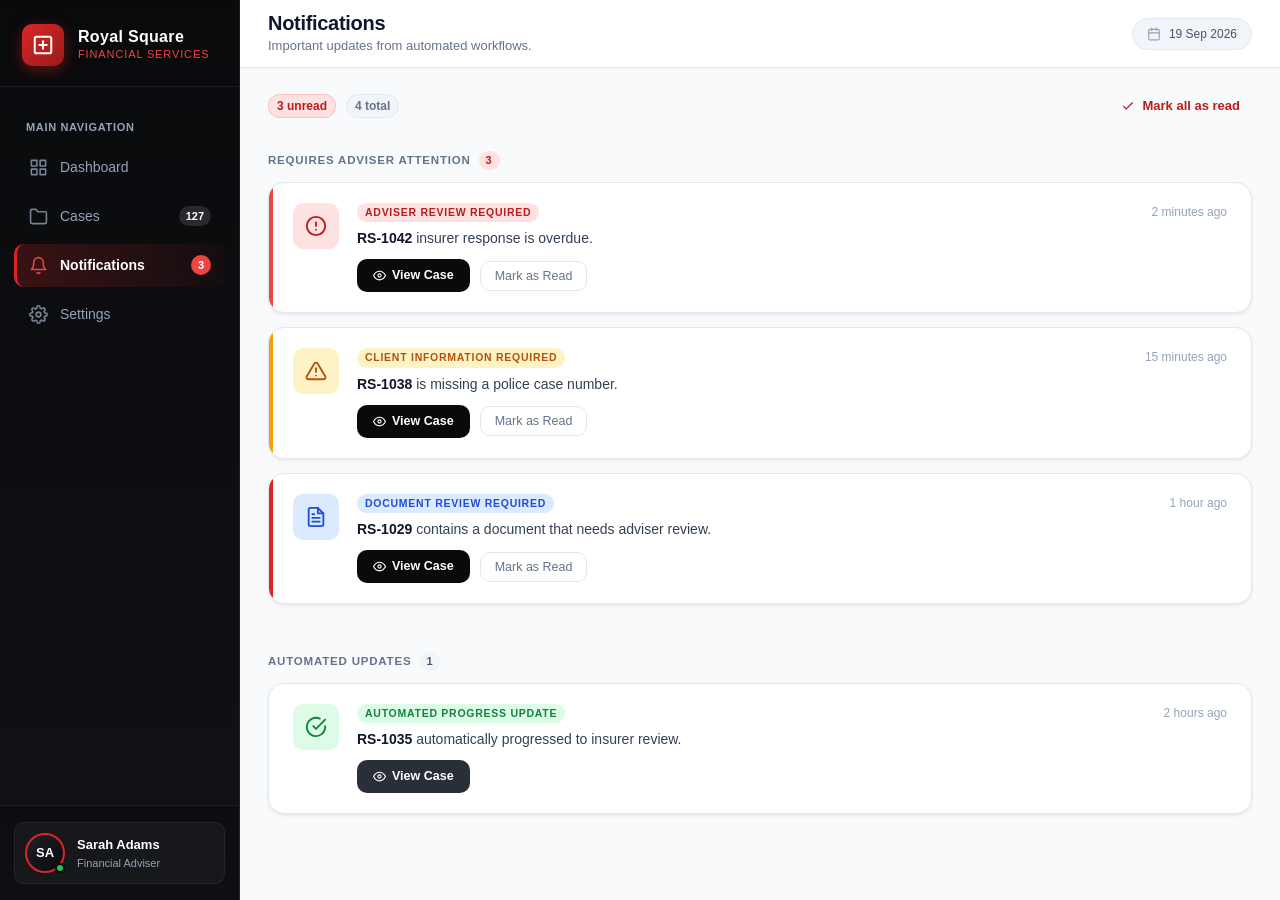
<file: Front/Adviser Portal/notifications.html>
<!DOCTYPE html>
<html lang="en">
<head>
  <meta charset="UTF-8">
  <meta name="viewport" content="width=device-width, initial-scale=1.0">
  <meta name="description" content="Royal Square Financial - Notifications">
  <title>Notifications | Royal Square Financial</title>

  <!-- Google Fonts: Outfit & Inter -->
  <link rel="preconnect" href="https://fonts.googleapis.com">
  <link rel="preconnect" href="https://fonts.gstatic.com" crossorigin>
  <link href="https://fonts.googleapis.com/css2?family=Inter:wght@400;500;600;700&family=Outfit:wght@500;600;700;800&display=swap" rel="stylesheet">

  <!-- Shared Stylesheet -->
  <link rel="stylesheet" href="css/adviser-dashboard.css">

  <style>
    /* ========================================================================
       Page 4: Notifications — Additional Styles
       ======================================================================== */

    .notif-page-section-label {
      font-size: 11.5px;
      font-weight: 700;
      text-transform: uppercase;
      letter-spacing: 0.07em;
      color: var(--slate-500);
      margin-bottom: 12px;
      display: flex;
      align-items: center;
      gap: 8px;
    }

    .notif-page-section-label span.count-chip {
      font-size: 11px;
      font-weight: 600;
      padding: 1px 7px;
      border-radius: var(--radius-full);
      background: var(--danger-100);
      color: var(--danger-700);
    }

    .notif-page-section-label span.count-chip.muted {
      background: var(--slate-100);
      color: var(--slate-600);
    }

    /* Full-page notification card */
    .notif-full-card {
      background: var(--white);
      border: 1px solid var(--slate-200);
      border-radius: var(--radius-lg);
      padding: 20px 24px;
      box-shadow: var(--shadow-sm);
      display: flex;
      align-items: flex-start;
      gap: 18px;
      transition: box-shadow var(--transition-fast), transform var(--transition-fast);
      position: relative;
      overflow: hidden;
    }

    .notif-full-card:hover {
      transform: translateY(-2px);
      box-shadow: var(--shadow-md);
    }

    .notif-full-card.unread::before {
      content: '';
      position: absolute;
      left: 0;
      top: 0;
      bottom: 0;
      width: 4px;
      border-radius: var(--radius-sm) 0 0 var(--radius-sm);
    }

    .notif-full-card.unread.danger::before { background: var(--danger-500); }
    .notif-full-card.unread.warning::before { background: var(--warning-500); }
    .notif-full-card.unread.info::before { background: var(--rs-blue-500); }
    .notif-full-card.unread.success::before { background: var(--success-500); }

    .notif-card-icon {
      width: 46px;
      height: 46px;
      border-radius: var(--radius-md);
      display: flex;
      align-items: center;
      justify-content: center;
      flex-shrink: 0;
    }

    .notif-card-icon svg {
      width: 22px;
      height: 22px;
    }

    .notif-card-icon.danger {
      background: var(--danger-100);
      color: var(--danger-700);
    }

    .notif-card-icon.warning {
      background: var(--warning-100);
      color: var(--warning-700);
    }

    .notif-card-icon.info {
      background: var(--info-100);
      color: var(--info-700);
    }

    .notif-card-icon.success {
      background: var(--success-100);
      color: var(--success-700);
    }

    .notif-card-body {
      flex: 1;
      display: flex;
      flex-direction: column;
      gap: 6px;
    }

    .notif-card-header-row {
      display: flex;
      align-items: flex-start;
      justify-content: space-between;
      gap: 12px;
      flex-wrap: wrap;
    }

    .notif-card-type-badge {
      font-size: 10.5px;
      font-weight: 700;
      text-transform: uppercase;
      letter-spacing: 0.07em;
      padding: 2px 8px;
      border-radius: var(--radius-full);
      white-space: nowrap;
    }

    .notif-card-type-badge.danger {
      background: var(--danger-100);
      color: var(--danger-700);
    }

    .notif-card-type-badge.warning {
      background: var(--warning-100);
      color: var(--warning-700);
    }

    .notif-card-type-badge.info {
      background: var(--info-100);
      color: var(--info-700);
    }

    .notif-card-type-badge.success {
      background: var(--success-100);
      color: var(--success-700);
    }

    .notif-card-time {
      font-size: 12px;
      color: var(--slate-400);
      font-weight: 500;
      white-space: nowrap;
    }

    .notif-card-message {
      font-size: 14px;
      color: var(--slate-700);
      font-weight: 500;
      line-height: 1.5;
    }

    .notif-card-message strong {
      color: var(--slate-900);
      font-weight: 700;
    }

    .notif-card-actions {
      display: flex;
      align-items: center;
      gap: 10px;
      margin-top: 4px;
    }

    .btn-notif-view {
      display: inline-flex;
      align-items: center;
      gap: 6px;
      font-size: 12.5px;
      font-weight: 600;
      padding: 7px 16px;
      border-radius: var(--radius-md);
      background: var(--rs-navy-950);
      color: var(--white);
      border: none;
      cursor: pointer;
      text-decoration: none;
      transition: all var(--transition-fast);
      font-family: inherit;
    }

    .btn-notif-view:hover {
      background: var(--rs-navy-800);
      box-shadow: var(--shadow-sm);
    }

    .btn-notif-view svg {
      width: 13px;
      height: 13px;
    }

    .btn-mark-read {
      display: inline-flex;
      align-items: center;
      gap: 6px;
      font-size: 12.5px;
      font-weight: 500;
      padding: 7px 14px;
      border-radius: var(--radius-md);
      background: transparent;
      color: var(--slate-500);
      border: 1px solid var(--slate-200);
      cursor: pointer;
      transition: all var(--transition-fast);
      font-family: inherit;
    }

    .btn-mark-read:hover {
      background: var(--slate-50);
      color: var(--slate-700);
      border-color: var(--slate-300);
    }

    .notif-full-card.is-read {
      opacity: 0.65;
    }

    .notif-full-card.is-read::before {
      display: none;
    }

    /* Top bar: mark all as read */
    .notif-page-top-bar {
      display: flex;
      align-items: center;
      justify-content: space-between;
      flex-wrap: wrap;
      gap: 12px;
      margin-bottom: 4px;
    }

    .btn-mark-all-read {
      display: inline-flex;
      align-items: center;
      gap: 7px;
      font-size: 13px;
      font-weight: 600;
      color: var(--rs-blue-600);
      background: transparent;
      border: none;
      cursor: pointer;
      padding: 6px 12px;
      border-radius: var(--radius-md);
      transition: background var(--transition-fast);
      font-family: inherit;
    }

    .btn-mark-all-read:hover {
      background: var(--info-50);
    }

    .notif-cards-stack {
      display: flex;
      flex-direction: column;
      gap: 14px;
    }

    .section-divider {
      margin: 8px 0 4px;
    }
  </style>
</head>
<body>

  <div class="app-shell">
    <!-- ====================================================================
         LEFT SIDEBAR
         ==================================================================== -->
    <aside class="sidebar" id="adviserSidebar">
      <div class="sidebar-brand">
        <a href="adviser-dashboard.html" style="display:flex;align-items:center;gap:14px;text-decoration:none;">
          <div class="brand-crest">
            <svg viewBox="0 0 24 24" fill="none" stroke="currentColor" stroke-width="2.2" stroke-linecap="round" stroke-linejoin="round">
              <rect x="3" y="3" width="18" height="18" rx="2" ry="2"></rect>
              <path d="M12 8v8"></path>
              <path d="M8 12h8"></path>
            </svg>
          </div>
          <div class="brand-text">
            <span class="brand-title">Royal Square</span>
            <span class="brand-subtitle">Financial Services</span>
          </div>
        </a>
      </div>

      <nav class="sidebar-nav">
        <span class="nav-section-label">Main Navigation</span>

        <a href="adviser-dashboard.html" class="nav-item" id="navDashboard" title="Dashboard">
          <div class="nav-item-left">
            <span class="nav-item-icon">
              <svg viewBox="0 0 24 24" fill="none" stroke="currentColor" stroke-width="2" stroke-linecap="round" stroke-linejoin="round">
                <rect x="3" y="3" width="7" height="7"></rect>
                <rect x="14" y="3" width="7" height="7"></rect>
                <rect x="14" y="14" width="7" height="7"></rect>
                <rect x="3" y="14" width="7" height="7"></rect>
              </svg>
            </span>
            <span class="nav-item-title">Dashboard</span>
          </div>
        </a>

        <a href="cases.html" class="nav-item" id="navCases" title="Cases">
          <div class="nav-item-left">
            <span class="nav-item-icon">
              <svg viewBox="0 0 24 24" fill="none" stroke="currentColor" stroke-width="2" stroke-linecap="round" stroke-linejoin="round">
                <path d="M22 19a2 2 0 0 1-2 2H4a2 2 0 0 1-2-2V5a2 2 0 0 1 2-2h5l2 3h9a2 2 0 0 1 2 2z"></path>
              </svg>
            </span>
            <span class="nav-item-title">Cases</span>
          </div>
          <span class="nav-badge">127</span>
        </a>

        <!-- Notifications ACTIVE -->
        <a href="notifications.html" class="nav-item active" id="navNotifications" title="Notifications">
          <div class="nav-item-left">
            <span class="nav-item-icon">
              <svg viewBox="0 0 24 24" fill="none" stroke="currentColor" stroke-width="2" stroke-linecap="round" stroke-linejoin="round">
                <path d="M18 8A6 6 0 0 0 6 8c0 7-3 9-3 9h18s-3-2-3-9"></path>
                <path d="M13.73 21a2 2 0 0 1-3.46 0"></path>
              </svg>
            </span>
            <span class="nav-item-title">Notifications</span>
          </div>
          <span class="nav-badge alert" id="notifNavBadge">3</span>
        </a>

        <a href="settings.html" class="nav-item" id="navSettings" title="Settings">
          <div class="nav-item-left">
            <span class="nav-item-icon">
              <svg viewBox="0 0 24 24" fill="none" stroke="currentColor" stroke-width="2" stroke-linecap="round" stroke-linejoin="round">
                <circle cx="12" cy="12" r="3"></circle>
                <path d="M19.4 15a1.65 1.65 0 0 0 .33 1.82l.06.06a2 2 0 0 1 0 2.83 2 2 0 0 1-2.83 0l-.06-.06a1.65 1.65 0 0 0-1.82-.33 1.65 1.65 0 0 0-1 1.51V21a2 2 0 0 1-2 2 2 2 0 0 1-2-2v-.09A1.65 1.65 0 0 0 9 19.4a1.65 1.65 0 0 0-1.82.33l-.06.06a2 2 0 0 1-2.83 0 2 2 0 0 1 0-2.83l.06-.06a1.65 1.65 0 0 0 .33-1.82 1.65 1.65 0 0 0-1.51-1H3a2 2 0 0 1-2-2 2 2 0 0 1 2-2h.09A1.65 1.65 0 0 0 4.6 9a1.65 1.65 0 0 0-.33-1.82l-.06-.06a2 2 0 0 1 0-2.83 2 2 0 0 1 2.83 0l.06.06a1.65 1.65 0 0 0 1.82.33H9a1.65 1.65 0 0 0 1-1.51V3a2 2 0 0 1 2-2 2 2 0 0 1 2 2v.09a1.65 1.65 0 0 0 1 1.51 1.65 1.65 0 0 0 1.82-.33l.06-.06a2 2 0 0 1 2.83 0 2 2 0 0 1 0 2.83l-.06.06a1.65 1.65 0 0 0-.33 1.82V9a1.65 1.65 0 0 0 1.51 1H21a2 2 0 0 1 2 2 2 2 0 0 1-2 2h-.09a1.65 1.65 0 0 0-1.51 1z"></path>
              </svg>
            </span>
            <span class="nav-item-title">Settings</span>
          </div>
        </a>
      </nav>

      <div class="sidebar-footer">
        <div class="adviser-profile-card">
          <div class="adviser-avatar-wrap">
            <div class="avatar-fallback">SA</div>
            <span class="status-indicator"></span>
          </div>
          <div class="adviser-info">
            <span class="adviser-name">Sarah Adams</span>
            <span class="adviser-role">Financial Adviser</span>
          </div>
        </div>
      </div>
    </aside>

    <!-- ====================================================================
         MAIN CONTENT AREA
         ==================================================================== -->
    <main class="main-wrapper">
      <!-- Top Header -->
      <header class="top-header">
        <div class="header-greeting-wrap">
          <h1 class="header-title">Notifications</h1>
          <p class="header-subtitle">Important updates from automated workflows.</p>
        </div>
        <div class="header-actions">
          <div class="header-date-pill">
            <svg viewBox="0 0 24 24" fill="none" stroke="currentColor" stroke-width="2" stroke-linecap="round" stroke-linejoin="round">
              <rect x="3" y="4" width="18" height="18" rx="2" ry="2"></rect>
              <line x1="16" y1="2" x2="16" y2="6"></line>
              <line x1="8" y1="2" x2="8" y2="6"></line>
              <line x1="3" y1="10" x2="21" y2="10"></line>
            </svg>
            <span>19 Sep 2026</span>
          </div>
        </div>
      </header>

      <!-- Notifications Content -->
      <div class="dashboard-content">

        <!-- Top action bar -->
        <div class="notif-page-top-bar">
          <div style="display:flex;align-items:center;gap:10px;">
            <span class="panel-count-pill alert" id="unreadCountPill">3 unread</span>
            <span class="panel-count-pill" style="color:var(--slate-500)">4 total</span>
          </div>
          <button class="btn-mark-all-read" id="btnMarkAllRead">
            <svg width="14" height="14" viewBox="0 0 24 24" fill="none" stroke="currentColor" stroke-width="2">
              <polyline points="20 6 9 17 4 12"></polyline>
            </svg>
            Mark all as read
          </button>
        </div>

        <!-- ================================================================
             SECTION: REQUIRES ATTENTION
             ================================================================ -->
        <div class="section-divider">
          <div class="notif-page-section-label">
            Requires Adviser Attention
            <span class="count-chip" id="attentionCount">3</span>
          </div>

          <div class="notif-cards-stack">

            <!-- Notification 1: Adviser Review Required -->
            <div class="notif-full-card unread danger" id="notif-1" data-unread="true">
              <div class="notif-card-icon danger">
                <svg viewBox="0 0 24 24" fill="none" stroke="currentColor" stroke-width="2" stroke-linecap="round" stroke-linejoin="round">
                  <circle cx="12" cy="12" r="10"></circle>
                  <line x1="12" y1="8" x2="12" y2="12"></line>
                  <line x1="12" y1="16" x2="12.01" y2="16"></line>
                </svg>
              </div>
              <div class="notif-card-body">
                <div class="notif-card-header-row">
                  <span class="notif-card-type-badge danger">Adviser Review Required</span>
                  <span class="notif-card-time">2 minutes ago</span>
                </div>
                <p class="notif-card-message"><strong>RS-1042</strong> insurer response is overdue.</p>
                <div class="notif-card-actions">
                  <a href="claim-details.html" class="btn-notif-view">
                    <svg viewBox="0 0 24 24" fill="none" stroke="currentColor" stroke-width="2"><path d="M1 12s4-8 11-8 11 8 11 8-4 8-11 8-11-8-11-8z"></path><circle cx="12" cy="12" r="3"></circle></svg>
                    View Case
                  </a>
                  <button class="btn-mark-read" data-target="notif-1">Mark as Read</button>
                </div>
              </div>
            </div>

            <!-- Notification 2: Client Information Required -->
            <div class="notif-full-card unread warning" id="notif-2" data-unread="true">
              <div class="notif-card-icon warning">
                <svg viewBox="0 0 24 24" fill="none" stroke="currentColor" stroke-width="2" stroke-linecap="round" stroke-linejoin="round">
                  <path d="M10.29 3.86L1.82 18a2 2 0 0 0 1.71 3h16.94a2 2 0 0 0 1.71-3L13.71 3.86a2 2 0 0 0-3.42 0z"></path>
                  <line x1="12" y1="9" x2="12" y2="13"></line>
                  <line x1="12" y1="17" x2="12.01" y2="17"></line>
                </svg>
              </div>
              <div class="notif-card-body">
                <div class="notif-card-header-row">
                  <span class="notif-card-type-badge warning">Client Information Required</span>
                  <span class="notif-card-time">15 minutes ago</span>
                </div>
                <p class="notif-card-message"><strong>RS-1038</strong> is missing a police case number.</p>
                <div class="notif-card-actions">
                  <a href="cases.html" class="btn-notif-view">
                    <svg viewBox="0 0 24 24" fill="none" stroke="currentColor" stroke-width="2"><path d="M1 12s4-8 11-8 11 8 11 8-4 8-11 8-11-8-11-8z"></path><circle cx="12" cy="12" r="3"></circle></svg>
                    View Case
                  </a>
                  <button class="btn-mark-read" data-target="notif-2">Mark as Read</button>
                </div>
              </div>
            </div>

            <!-- Notification 3: Document Review Required -->
            <div class="notif-full-card unread info" id="notif-3" data-unread="true">
              <div class="notif-card-icon info">
                <svg viewBox="0 0 24 24" fill="none" stroke="currentColor" stroke-width="2" stroke-linecap="round" stroke-linejoin="round">
                  <path d="M14 2H6a2 2 0 0 0-2 2v16a2 2 0 0 0 2 2h12a2 2 0 0 0 2-2V8z"></path>
                  <polyline points="14 2 14 8 20 8"></polyline>
                  <line x1="16" y1="13" x2="8" y2="13"></line>
                  <line x1="16" y1="17" x2="8" y2="17"></line>
                  <polyline points="10 9 9 9 8 9"></polyline>
                </svg>
              </div>
              <div class="notif-card-body">
                <div class="notif-card-header-row">
                  <span class="notif-card-type-badge info">Document Review Required</span>
                  <span class="notif-card-time">1 hour ago</span>
                </div>
                <p class="notif-card-message"><strong>RS-1029</strong> contains a document that needs adviser review.</p>
                <div class="notif-card-actions">
                  <a href="cases.html" class="btn-notif-view">
                    <svg viewBox="0 0 24 24" fill="none" stroke="currentColor" stroke-width="2"><path d="M1 12s4-8 11-8 11 8 11 8-4 8-11 8-11-8-11-8z"></path><circle cx="12" cy="12" r="3"></circle></svg>
                    View Case
                  </a>
                  <button class="btn-mark-read" data-target="notif-3">Mark as Read</button>
                </div>
              </div>
            </div>

          </div>
        </div>

        <!-- ================================================================
             SECTION: AUTOMATED UPDATES (no action needed)
             ================================================================ -->
        <div class="section-divider" style="margin-top:24px;">
          <div class="notif-page-section-label">
            Automated Updates
            <span class="count-chip muted">1</span>
          </div>

          <div class="notif-cards-stack">

            <!-- Notification 4: Automated Progress -->
            <div class="notif-full-card" id="notif-4" data-unread="false">
              <div class="notif-card-icon success">
                <svg viewBox="0 0 24 24" fill="none" stroke="currentColor" stroke-width="2" stroke-linecap="round" stroke-linejoin="round">
                  <path d="M22 11.08V12a10 10 0 1 1-5.93-9.14"></path>
                  <polyline points="22 4 12 14.01 9 11.01"></polyline>
                </svg>
              </div>
              <div class="notif-card-body">
                <div class="notif-card-header-row">
                  <span class="notif-card-type-badge success">Automated Progress Update</span>
                  <span class="notif-card-time">2 hours ago</span>
                </div>
                <p class="notif-card-message"><strong>RS-1035</strong> automatically progressed to insurer review.</p>
                <div class="notif-card-actions">
                  <a href="cases.html" class="btn-notif-view" style="background:var(--rs-navy-700);">
                    <svg viewBox="0 0 24 24" fill="none" stroke="currentColor" stroke-width="2"><path d="M1 12s4-8 11-8 11 8 11 8-4 8-11 8-11-8-11-8z"></path><circle cx="12" cy="12" r="3"></circle></svg>
                    View Case
                  </a>
                </div>
              </div>
            </div>

          </div>
        </div>

      </div>
    </main>
  </div>

  <!-- Toast Notification -->
  <div class="toast-notice" id="actionToast" role="status" aria-live="polite">
    <div class="toast-indicator"></div>
    <div class="toast-text-wrap">
      <span class="toast-title" id="toastTitle">Notification</span>
      <span class="toast-sub" id="toastSub">Marked as read</span>
    </div>
  </div>

  <script>
    document.addEventListener('DOMContentLoaded', () => {
      const toast = document.getElementById('actionToast');
      const toastTitle = document.getElementById('toastTitle');
      const toastSub = document.getElementById('toastSub');
      const unreadCountPill = document.getElementById('unreadCountPill');
      const attentionCount = document.getElementById('attentionCount');
      const notifNavBadge = document.getElementById('notifNavBadge');

      let unreadCount = 3;

      function showToast(title, sub) {
        toastTitle.textContent = title;
        toastSub.textContent = sub;
        toast.classList.add('show');
        setTimeout(() => toast.classList.remove('show'), 3000);
      }

      function updateCounts() {
        if (unreadCount <= 0) {
          unreadCountPill.textContent = 'All read';
          unreadCountPill.classList.remove('alert');
          notifNavBadge.style.display = 'none';
        } else {
          unreadCountPill.textContent = unreadCount + ' unread';
          notifNavBadge.textContent = unreadCount;
        }
        attentionCount.textContent = Math.max(0, unreadCount);
      }

      function markAsRead(card) {
        if (card.dataset.unread === 'true') {
          card.dataset.unread = 'false';
          card.classList.add('is-read');
          card.classList.remove('unread');
          // Remove the left color border
          ['danger', 'warning', 'info', 'success'].forEach(c => {
            if (card.classList.contains(c)) card.classList.remove(c);
          });
          unreadCount = Math.max(0, unreadCount - 1);
          updateCounts();
          showToast('Marked as Read', 'Notification dismissed');
        }
      }

      // Individual mark-as-read buttons
      document.querySelectorAll('.btn-mark-read').forEach(btn => {
        btn.addEventListener('click', (e) => {
          e.preventDefault();
          const targetId = btn.dataset.target;
          const card = document.getElementById(targetId);
          if (card) markAsRead(card);
        });
      });

      // Mark all as read
      document.getElementById('btnMarkAllRead')?.addEventListener('click', () => {
        document.querySelectorAll('.notif-full-card[data-unread="true"]').forEach(card => {
          markAsRead(card);
        });
        showToast('All Read', 'All notifications have been cleared');
      });
    });
  </script>

</body>
</html>
</file>
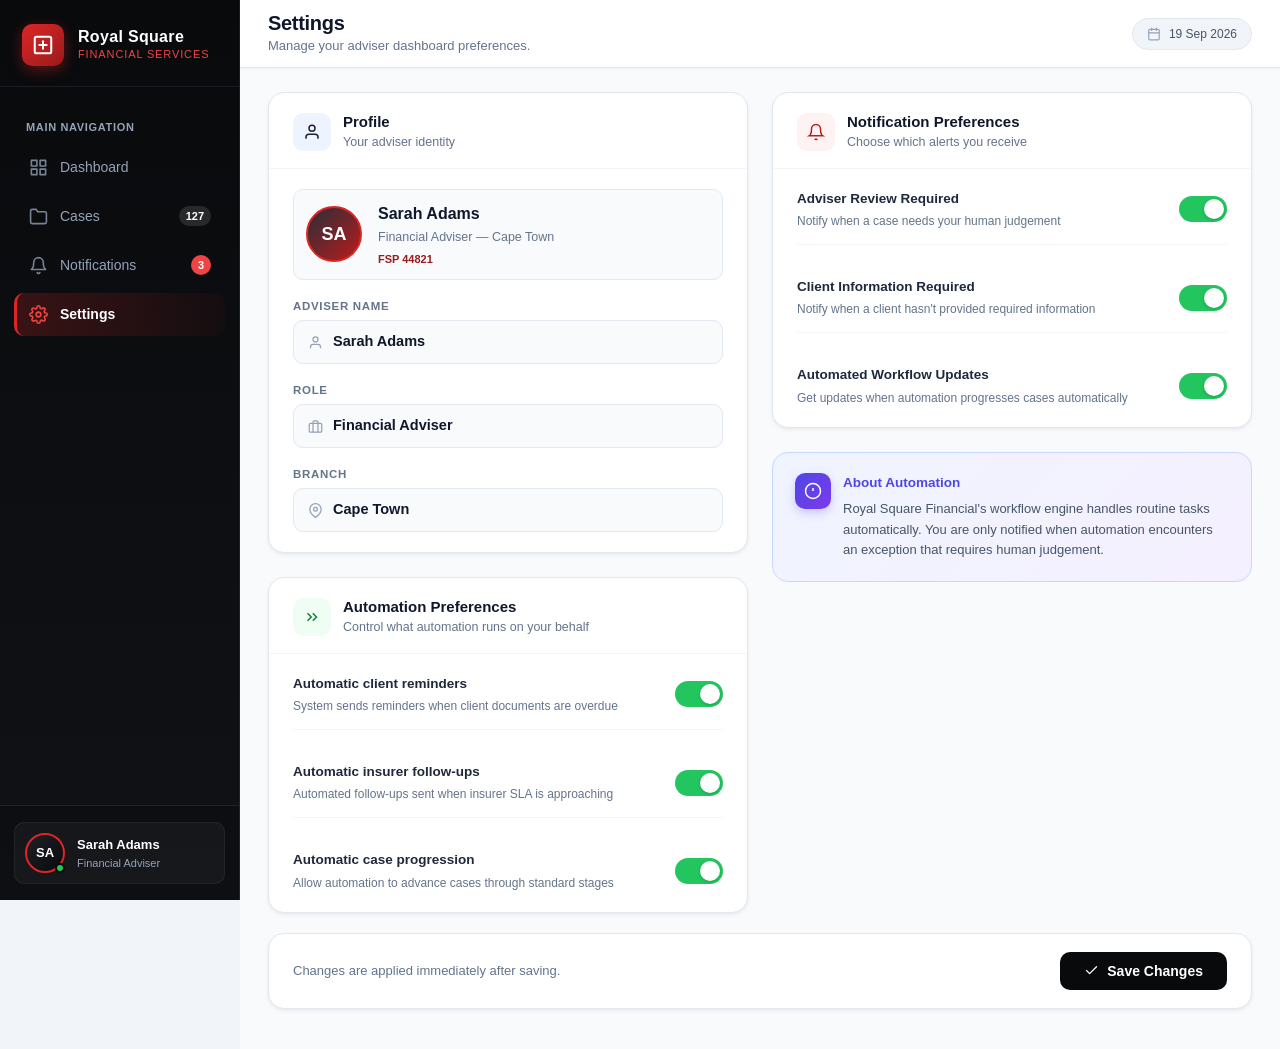
<file: Front/Adviser Portal/settings.html>
<!DOCTYPE html>
<html lang="en">
<head>
  <meta charset="UTF-8">
  <meta name="viewport" content="width=device-width, initial-scale=1.0">
  <meta name="description" content="Royal Square Financial - Settings">
  <title>Settings | Royal Square Financial</title>

  <!-- Google Fonts: Outfit & Inter -->
  <link rel="preconnect" href="https://fonts.googleapis.com">
  <link rel="preconnect" href="https://fonts.gstatic.com" crossorigin>
  <link href="https://fonts.googleapis.com/css2?family=Inter:wght@400;500;600;700&family=Outfit:wght@500;600;700;800&display=swap" rel="stylesheet">

  <!-- Shared Stylesheet -->
  <link rel="stylesheet" href="css/adviser-dashboard.css">

  <style>
    /* ========================================================================
       Page 5: Settings — Additional Styles
       ======================================================================== */

    .settings-grid {
      display: grid;
      grid-template-columns: 1fr 1fr;
      gap: 24px;
      align-items: start;
    }

    @media (max-width: 900px) {
      .settings-grid {
        grid-template-columns: 1fr;
      }
    }

    .settings-card {
      background: var(--white);
      border: 1px solid var(--slate-200);
      border-radius: var(--radius-lg);
      box-shadow: var(--shadow-sm);
      overflow: hidden;
    }

    .settings-card-header {
      padding: 20px 24px 16px;
      border-bottom: 1px solid var(--slate-100);
      display: flex;
      align-items: center;
      gap: 12px;
    }

    .settings-card-icon {
      width: 38px;
      height: 38px;
      border-radius: var(--radius-md);
      background: var(--slate-100);
      color: var(--slate-600);
      display: flex;
      align-items: center;
      justify-content: center;
      flex-shrink: 0;
    }

    .settings-card-icon svg {
      width: 18px;
      height: 18px;
    }

    .settings-card-title {
      font-size: 15px;
      font-weight: 700;
      color: var(--slate-900);
      line-height: 1.2;
    }

    .settings-card-subtitle {
      font-size: 12.5px;
      color: var(--slate-500);
      font-weight: 400;
      margin-top: 2px;
    }

    .settings-card-body {
      padding: 20px 24px;
      display: flex;
      flex-direction: column;
      gap: 18px;
    }

    /* Profile fields */
    .settings-field-group {
      display: flex;
      flex-direction: column;
      gap: 5px;
    }

    .settings-field-label {
      font-size: 11.5px;
      font-weight: 600;
      text-transform: uppercase;
      letter-spacing: 0.06em;
      color: var(--slate-500);
    }

    .settings-field-value {
      font-size: 14.5px;
      font-weight: 600;
      color: var(--slate-900);
      background: var(--slate-50);
      border: 1px solid var(--slate-200);
      border-radius: var(--radius-md);
      padding: 10px 14px;
      display: flex;
      align-items: center;
      gap: 10px;
    }

    .settings-field-value svg {
      width: 15px;
      height: 15px;
      color: var(--slate-400);
      flex-shrink: 0;
    }

    /* Toggle rows */
    .toggle-row {
      display: flex;
      align-items: center;
      justify-content: space-between;
      gap: 16px;
      padding: 14px 0;
      border-bottom: 1px solid var(--slate-100);
    }

    .toggle-row:last-child {
      border-bottom: none;
      padding-bottom: 0;
    }

    .toggle-row:first-child {
      padding-top: 0;
    }

    .toggle-info {
      display: flex;
      flex-direction: column;
      gap: 3px;
    }

    .toggle-label {
      font-size: 13.5px;
      font-weight: 600;
      color: var(--slate-800);
    }

    .toggle-description {
      font-size: 12px;
      color: var(--slate-500);
      font-weight: 400;
    }

    /* Toggle switch */
    .toggle-switch {
      position: relative;
      width: 48px;
      height: 26px;
      flex-shrink: 0;
    }

    .toggle-switch input {
      opacity: 0;
      width: 0;
      height: 0;
      position: absolute;
    }

    .toggle-slider {
      position: absolute;
      inset: 0;
      background: var(--slate-300);
      border-radius: var(--radius-full);
      cursor: pointer;
      transition: background 0.2s ease;
    }

    .toggle-slider::before {
      content: '';
      position: absolute;
      width: 20px;
      height: 20px;
      background: var(--white);
      border-radius: 50%;
      top: 3px;
      left: 3px;
      transition: transform 0.2s ease;
      box-shadow: 0 1px 3px rgba(0,0,0,0.2);
    }

    .toggle-switch input:checked + .toggle-slider {
      background: var(--success-500);
    }

    .toggle-switch input:checked + .toggle-slider::before {
      transform: translateX(22px);
    }

    .toggle-switch input:focus-visible + .toggle-slider {
      outline: 2px solid var(--rs-blue-600);
      outline-offset: 2px;
    }

    /* Profile avatar display */
    .profile-display-row {
      display: flex;
      align-items: center;
      gap: 16px;
      padding: 12px;
      background: var(--slate-50);
      border: 1px solid var(--slate-200);
      border-radius: var(--radius-md);
    }

    .profile-avatar-large {
      width: 56px;
      height: 56px;
      border-radius: 50%;
      background: linear-gradient(135deg, var(--rs-navy-700), var(--rs-blue-600));
      display: flex;
      align-items: center;
      justify-content: center;
      color: var(--white);
      font-weight: 700;
      font-size: 18px;
      border: 2.5px solid var(--rs-gold-500);
      flex-shrink: 0;
    }

    .profile-meta {
      display: flex;
      flex-direction: column;
      gap: 2px;
    }

    .profile-name-display {
      font-size: 16px;
      font-weight: 700;
      color: var(--slate-900);
    }

    .profile-role-display {
      font-size: 12.5px;
      color: var(--slate-500);
    }

    .profile-fsp {
      font-size: 11px;
      color: var(--rs-gold-600);
      font-weight: 600;
      margin-top: 2px;
    }

    /* Save button */
    .settings-save-row {
      background: var(--white);
      border: 1px solid var(--slate-200);
      border-radius: var(--radius-lg);
      padding: 18px 24px;
      display: flex;
      align-items: center;
      justify-content: space-between;
      gap: 16px;
      box-shadow: var(--shadow-sm);
    }

    .settings-save-hint {
      font-size: 13px;
      color: var(--slate-500);
    }

    .btn-save-settings {
      display: inline-flex;
      align-items: center;
      gap: 8px;
      padding: 11px 24px;
      background: var(--rs-navy-950);
      color: var(--white);
      border: none;
      border-radius: var(--radius-md);
      font-size: 14px;
      font-weight: 600;
      cursor: pointer;
      transition: all var(--transition-fast);
      font-family: inherit;
    }

    .btn-save-settings:hover {
      background: var(--rs-navy-800);
      transform: translateY(-1px);
      box-shadow: var(--shadow-md);
    }

    .btn-save-settings svg {
      width: 15px;
      height: 15px;
    }
  </style>
</head>
<body>

  <div class="app-shell">
    <!-- ====================================================================
         LEFT SIDEBAR
         ==================================================================== -->
    <aside class="sidebar" id="adviserSidebar">
      <div class="sidebar-brand">
        <a href="adviser-dashboard.html" style="display:flex;align-items:center;gap:14px;text-decoration:none;">
          <div class="brand-crest">
            <svg viewBox="0 0 24 24" fill="none" stroke="currentColor" stroke-width="2.2" stroke-linecap="round" stroke-linejoin="round">
              <rect x="3" y="3" width="18" height="18" rx="2" ry="2"></rect>
              <path d="M12 8v8"></path>
              <path d="M8 12h8"></path>
            </svg>
          </div>
          <div class="brand-text">
            <span class="brand-title">Royal Square</span>
            <span class="brand-subtitle">Financial Services</span>
          </div>
        </a>
      </div>

      <nav class="sidebar-nav">
        <span class="nav-section-label">Main Navigation</span>

        <a href="adviser-dashboard.html" class="nav-item" id="navDashboard" title="Dashboard">
          <div class="nav-item-left">
            <span class="nav-item-icon">
              <svg viewBox="0 0 24 24" fill="none" stroke="currentColor" stroke-width="2" stroke-linecap="round" stroke-linejoin="round">
                <rect x="3" y="3" width="7" height="7"></rect>
                <rect x="14" y="3" width="7" height="7"></rect>
                <rect x="14" y="14" width="7" height="7"></rect>
                <rect x="3" y="14" width="7" height="7"></rect>
              </svg>
            </span>
            <span class="nav-item-title">Dashboard</span>
          </div>
        </a>

        <a href="cases.html" class="nav-item" id="navCases" title="Cases">
          <div class="nav-item-left">
            <span class="nav-item-icon">
              <svg viewBox="0 0 24 24" fill="none" stroke="currentColor" stroke-width="2" stroke-linecap="round" stroke-linejoin="round">
                <path d="M22 19a2 2 0 0 1-2 2H4a2 2 0 0 1-2-2V5a2 2 0 0 1 2-2h5l2 3h9a2 2 0 0 1 2 2z"></path>
              </svg>
            </span>
            <span class="nav-item-title">Cases</span>
          </div>
          <span class="nav-badge">127</span>
        </a>

        <a href="notifications.html" class="nav-item" id="navNotifications" title="Notifications">
          <div class="nav-item-left">
            <span class="nav-item-icon">
              <svg viewBox="0 0 24 24" fill="none" stroke="currentColor" stroke-width="2" stroke-linecap="round" stroke-linejoin="round">
                <path d="M18 8A6 6 0 0 0 6 8c0 7-3 9-3 9h18s-3-2-3-9"></path>
                <path d="M13.73 21a2 2 0 0 1-3.46 0"></path>
              </svg>
            </span>
            <span class="nav-item-title">Notifications</span>
          </div>
          <span class="nav-badge alert">3</span>
        </a>

        <!-- Settings ACTIVE -->
        <a href="settings.html" class="nav-item active" id="navSettings" title="Settings">
          <div class="nav-item-left">
            <span class="nav-item-icon">
              <svg viewBox="0 0 24 24" fill="none" stroke="currentColor" stroke-width="2" stroke-linecap="round" stroke-linejoin="round">
                <circle cx="12" cy="12" r="3"></circle>
                <path d="M19.4 15a1.65 1.65 0 0 0 .33 1.82l.06.06a2 2 0 0 1 0 2.83 2 2 0 0 1-2.83 0l-.06-.06a1.65 1.65 0 0 0-1.82-.33 1.65 1.65 0 0 0-1 1.51V21a2 2 0 0 1-2 2 2 2 0 0 1-2-2v-.09A1.65 1.65 0 0 0 9 19.4a1.65 1.65 0 0 0-1.82.33l-.06.06a2 2 0 0 1-2.83 0 2 2 0 0 1 0-2.83l.06-.06a1.65 1.65 0 0 0 .33-1.82 1.65 1.65 0 0 0-1.51-1H3a2 2 0 0 1-2-2 2 2 0 0 1 2-2h.09A1.65 1.65 0 0 0 4.6 9a1.65 1.65 0 0 0-.33-1.82l-.06-.06a2 2 0 0 1 0-2.83 2 2 0 0 1 2.83 0l.06.06a1.65 1.65 0 0 0 1.82.33H9a1.65 1.65 0 0 0 1-1.51V3a2 2 0 0 1 2-2 2 2 0 0 1 2 2v.09a1.65 1.65 0 0 0 1 1.51 1.65 1.65 0 0 0 1.82-.33l.06-.06a2 2 0 0 1 2.83 0 2 2 0 0 1 0 2.83l-.06.06a1.65 1.65 0 0 0-.33 1.82V9a1.65 1.65 0 0 0 1.51 1H21a2 2 0 0 1 2 2 2 2 0 0 1-2 2h-.09a1.65 1.65 0 0 0-1.51 1z"></path>
              </svg>
            </span>
            <span class="nav-item-title">Settings</span>
          </div>
        </a>
      </nav>

      <div class="sidebar-footer">
        <div class="adviser-profile-card">
          <div class="adviser-avatar-wrap">
            <div class="avatar-fallback">SA</div>
            <span class="status-indicator"></span>
          </div>
          <div class="adviser-info">
            <span class="adviser-name">Sarah Adams</span>
            <span class="adviser-role">Financial Adviser</span>
          </div>
        </div>
      </div>
    </aside>

    <!-- ====================================================================
         MAIN CONTENT AREA
         ==================================================================== -->
    <main class="main-wrapper">
      <!-- Top Header -->
      <header class="top-header">
        <div class="header-greeting-wrap">
          <h1 class="header-title">Settings</h1>
          <p class="header-subtitle">Manage your adviser dashboard preferences.</p>
        </div>
        <div class="header-actions">
          <div class="header-date-pill">
            <svg viewBox="0 0 24 24" fill="none" stroke="currentColor" stroke-width="2" stroke-linecap="round" stroke-linejoin="round">
              <rect x="3" y="4" width="18" height="18" rx="2" ry="2"></rect>
              <line x1="16" y1="2" x2="16" y2="6"></line>
              <line x1="8" y1="2" x2="8" y2="6"></line>
              <line x1="3" y1="10" x2="21" y2="10"></line>
            </svg>
            <span>19 Sep 2026</span>
          </div>
        </div>
      </header>

      <!-- Settings Content -->
      <div class="dashboard-content">

        <!-- ================================================================
             2-COLUMN GRID: PROFILE + NOTIFICATION PREFERENCES + AUTOMATION
             ================================================================ -->
        <div class="settings-grid">

          <!-- Left column: Profile + Automation -->
          <div style="display:flex;flex-direction:column;gap:24px;">

            <!-- PROFILE CARD -->
            <div class="settings-card" aria-labelledby="profileCardTitle">
              <div class="settings-card-header">
                <div class="settings-card-icon" style="background:#eef4ff;color:var(--rs-navy-800)">
                  <svg viewBox="0 0 24 24" fill="none" stroke="currentColor" stroke-width="2">
                    <path d="M20 21v-2a4 4 0 0 0-4-4H8a4 4 0 0 0-4 4v2"></path>
                    <circle cx="12" cy="7" r="4"></circle>
                  </svg>
                </div>
                <div>
                  <div class="settings-card-title" id="profileCardTitle">Profile</div>
                  <div class="settings-card-subtitle">Your adviser identity</div>
                </div>
              </div>
              <div class="settings-card-body">
                <!-- Profile display -->
                <div class="profile-display-row">
                  <div class="profile-avatar-large">SA</div>
                  <div class="profile-meta">
                    <span class="profile-name-display">Sarah Adams</span>
                    <span class="profile-role-display">Financial Adviser &mdash; Cape Town</span>
                    <span class="profile-fsp">FSP 44821</span>
                  </div>
                </div>

                <div class="settings-field-group">
                  <label class="settings-field-label" for="fieldName">Adviser Name</label>
                  <div class="settings-field-value" id="fieldName">
                    <svg viewBox="0 0 24 24" fill="none" stroke="currentColor" stroke-width="2"><path d="M20 21v-2a4 4 0 0 0-4-4H8a4 4 0 0 0-4 4v2"></path><circle cx="12" cy="7" r="4"></circle></svg>
                    Sarah Adams
                  </div>
                </div>

                <div class="settings-field-group">
                  <label class="settings-field-label" for="fieldRole">Role</label>
                  <div class="settings-field-value" id="fieldRole">
                    <svg viewBox="0 0 24 24" fill="none" stroke="currentColor" stroke-width="2"><rect x="2" y="7" width="20" height="14" rx="2" ry="2"></rect><path d="M16 21V5a2 2 0 0 0-2-2h-4a2 2 0 0 0-2 2v16"></path></svg>
                    Financial Adviser
                  </div>
                </div>

                <div class="settings-field-group">
                  <label class="settings-field-label" for="fieldBranch">Branch</label>
                  <div class="settings-field-value" id="fieldBranch">
                    <svg viewBox="0 0 24 24" fill="none" stroke="currentColor" stroke-width="2"><path d="M21 10c0 7-9 13-9 13s-9-6-9-13a9 9 0 0 1 18 0z"></path><circle cx="12" cy="10" r="3"></circle></svg>
                    Cape Town
                  </div>
                </div>
              </div>
            </div>

            <!-- AUTOMATION PREFERENCES CARD -->
            <div class="settings-card" aria-labelledby="autoCardTitle">
              <div class="settings-card-header">
                <div class="settings-card-icon" style="background:var(--success-50);color:var(--success-700)">
                  <svg viewBox="0 0 24 24" fill="none" stroke="currentColor" stroke-width="2">
                    <polyline points="13 17 18 12 13 7"></polyline>
                    <polyline points="6 17 11 12 6 7"></polyline>
                  </svg>
                </div>
                <div>
                  <div class="settings-card-title" id="autoCardTitle">Automation Preferences</div>
                  <div class="settings-card-subtitle">Control what automation runs on your behalf</div>
                </div>
              </div>
              <div class="settings-card-body">

                <div class="toggle-row">
                  <div class="toggle-info">
                    <span class="toggle-label">Automatic client reminders</span>
                    <span class="toggle-description">System sends reminders when client documents are overdue</span>
                  </div>
                  <label class="toggle-switch" aria-label="Automatic client reminders">
                    <input type="checkbox" id="toggleClientReminders" checked>
                    <span class="toggle-slider"></span>
                  </label>
                </div>

                <div class="toggle-row">
                  <div class="toggle-info">
                    <span class="toggle-label">Automatic insurer follow-ups</span>
                    <span class="toggle-description">Automated follow-ups sent when insurer SLA is approaching</span>
                  </div>
                  <label class="toggle-switch" aria-label="Automatic insurer follow-ups">
                    <input type="checkbox" id="toggleInsurerFollowups" checked>
                    <span class="toggle-slider"></span>
                  </label>
                </div>

                <div class="toggle-row">
                  <div class="toggle-info">
                    <span class="toggle-label">Automatic case progression</span>
                    <span class="toggle-description">Allow automation to advance cases through standard stages</span>
                  </div>
                  <label class="toggle-switch" aria-label="Automatic case progression">
                    <input type="checkbox" id="toggleCaseProgression" checked>
                    <span class="toggle-slider"></span>
                  </label>
                </div>

              </div>
            </div>

          </div><!-- / Left column -->

          <!-- Right column: Notification preferences -->
          <div style="display:flex;flex-direction:column;gap:24px;">

            <!-- NOTIFICATION PREFERENCES CARD -->
            <div class="settings-card" aria-labelledby="notifPrefTitle">
              <div class="settings-card-header">
                <div class="settings-card-icon" style="background:var(--danger-50);color:var(--danger-700)">
                  <svg viewBox="0 0 24 24" fill="none" stroke="currentColor" stroke-width="2">
                    <path d="M18 8A6 6 0 0 0 6 8c0 7-3 9-3 9h18s-3-2-3-9"></path>
                    <path d="M13.73 21a2 2 0 0 1-3.46 0"></path>
                  </svg>
                </div>
                <div>
                  <div class="settings-card-title" id="notifPrefTitle">Notification Preferences</div>
                  <div class="settings-card-subtitle">Choose which alerts you receive</div>
                </div>
              </div>
              <div class="settings-card-body">

                <div class="toggle-row">
                  <div class="toggle-info">
                    <span class="toggle-label">Adviser Review Required</span>
                    <span class="toggle-description">Notify when a case needs your human judgement</span>
                  </div>
                  <label class="toggle-switch" aria-label="Adviser Review Required notifications">
                    <input type="checkbox" id="toggleAdviserReview" checked>
                    <span class="toggle-slider"></span>
                  </label>
                </div>

                <div class="toggle-row">
                  <div class="toggle-info">
                    <span class="toggle-label">Client Information Required</span>
                    <span class="toggle-description">Notify when a client hasn't provided required information</span>
                  </div>
                  <label class="toggle-switch" aria-label="Client Information Required notifications">
                    <input type="checkbox" id="toggleClientInfo" checked>
                    <span class="toggle-slider"></span>
                  </label>
                </div>

                <div class="toggle-row">
                  <div class="toggle-info">
                    <span class="toggle-label">Automated Workflow Updates</span>
                    <span class="toggle-description">Get updates when automation progresses cases automatically</span>
                  </div>
                  <label class="toggle-switch" aria-label="Automated Workflow Updates notifications">
                    <input type="checkbox" id="toggleWorkflowUpdates" checked>
                    <span class="toggle-slider"></span>
                  </label>
                </div>

              </div>
            </div>

            <!-- Info box -->
            <div style="background:linear-gradient(135deg,#f0f4ff 0%,#f5f0ff 100%);border:1.5px solid #c7d7fd;border-radius:var(--radius-lg);padding:20px 22px;">
              <div style="display:flex;align-items:flex-start;gap:12px;">
                <div style="width:36px;height:36px;border-radius:var(--radius-md);background:linear-gradient(135deg,#4f46e5,#7c3aed);display:flex;align-items:center;justify-content:center;flex-shrink:0;box-shadow:0 4px 10px rgba(79,70,229,0.25);">
                  <svg width="18" height="18" viewBox="0 0 24 24" fill="none" stroke="white" stroke-width="2"><circle cx="12" cy="12" r="10"></circle><line x1="12" y1="8" x2="12" y2="12"></line><line x1="12" y1="16" x2="12.01" y2="16"></line></svg>
                </div>
                <div>
                  <div style="font-size:13.5px;font-weight:700;color:#4f46e5;margin-bottom:6px;">About Automation</div>
                  <p style="font-size:13px;color:var(--slate-600);line-height:1.6;">
                    Royal Square Financial's workflow engine handles routine tasks automatically. You are only notified when automation encounters an exception that requires human judgement.
                  </p>
                </div>
              </div>
            </div>

          </div><!-- / Right column -->
        </div>

        <!-- ================================================================
             SAVE BUTTON ROW
             ================================================================ -->
        <div class="settings-save-row">
          <span class="settings-save-hint">Changes are applied immediately after saving.</span>
          <button class="btn-save-settings" id="btnSaveSettings">
            <svg viewBox="0 0 24 24" fill="none" stroke="currentColor" stroke-width="2" stroke-linecap="round" stroke-linejoin="round">
              <polyline points="20 6 9 17 4 12"></polyline>
            </svg>
            Save Changes
          </button>
        </div>

      </div>
    </main>
  </div>

  <!-- Toast Notification -->
  <div class="toast-notice" id="actionToast" role="status" aria-live="polite">
    <div class="toast-indicator"></div>
    <div class="toast-text-wrap">
      <span class="toast-title" id="toastTitle">Settings</span>
      <span class="toast-sub" id="toastSub">Saved successfully</span>
    </div>
  </div>

  <script>
    document.addEventListener('DOMContentLoaded', () => {
      const toast = document.getElementById('actionToast');
      const toastTitle = document.getElementById('toastTitle');
      const toastSub = document.getElementById('toastSub');

      function showToast(title, sub) {
        toastTitle.textContent = title;
        toastSub.textContent = sub;
        toast.classList.add('show');
        setTimeout(() => toast.classList.remove('show'), 3000);
      }

      document.getElementById('btnSaveSettings')?.addEventListener('click', () => {
        showToast('Settings Saved', 'Your preferences have been updated');
      });
    });
  </script>

</body>
</html>
</file>
<file: Front/launcher.css>
:root { color-scheme: light; font-family: Arial, Helvetica, sans-serif; color: #1c1c1c; background: #f5f6f8; }
* { box-sizing: border-box; }
body { margin: 0; min-height: 100vh; display: grid; place-items: center; padding: 28px; }
.shell { width: min(1040px, 100%); }
.eyebrow { color: #c8102e; font-weight: 700; letter-spacing: .12em; margin: 0 0 10px; text-transform: uppercase; font-size: .78rem; }
h1 { font-size: clamp(2rem, 5vw, 3.5rem); margin: 0; }
.intro { color: #555; font-size: 1.1rem; margin: 14px 0 32px; }
.cards { display: grid; grid-template-columns: repeat(3, minmax(0, 1fr)); gap: 18px; }
.card { background: #fff; border: 1px solid #e0e2e6; border-radius: 16px; box-shadow: 0 8px 24px rgba(20, 25, 35, .07); color: inherit; display: flex; flex-direction: column; min-height: 280px; padding: 24px; text-decoration: none; transition: transform .18s ease, box-shadow .18s ease; }
.card:hover, .card:focus-visible { box-shadow: 0 14px 30px rgba(20, 25, 35, .15); outline: 3px solid #c8102e; outline-offset: 3px; transform: translateY(-3px); }
.tag { color: #c8102e; font-size: .8rem; font-weight: 700; letter-spacing: .06em; text-transform: uppercase; }
h2 { font-size: 1.35rem; margin: 18px 0 8px; }
.card p { color: #565b65; line-height: 1.55; margin: 0; }
.open { color: #c8102e; font-weight: 700; margin-top: auto; padding-top: 24px; }
.note { color: #646973; font-size: .92rem; margin: 28px 0 0; }
code { background: #e9ebef; border-radius: 4px; padding: 2px 5px; }
@media (max-width: 760px) { .cards { grid-template-columns: 1fr; } .card { min-height: 220px; } }
</file>
<file: Front/Frontend/styles.css>
/* Royal Square Financial — client prototype */
@import url('https://fonts.googleapis.com/css2?family=Source+Sans+3:ital,wght@0,400;0,500;0,600;0,700;1,400&display=swap');

:root {
  --font-base: 16px;
  font-size: var(--font-base);

  --font-family: 'Source Sans 3', 'Segoe UI', system-ui, -apple-system, sans-serif;
  --line-height-body: 1.5;
  --line-height-heading: 1.25;

  --red: #c8102e;
  --red-hover: #a50d25;
  --red-soft: #f8ecee;
  --black: #111111;
  --ink: #1c1c1c;
  --muted: #5c5c5c;
  --line: #dcdcdc;
  --paper: #f6f4f2;
  --white: #ffffff;

  --bg-app: var(--paper);
  --bg-card: var(--white);
  --bg-card-subtle: #faf9f8;
  --text-primary: var(--ink);
  --text-secondary: var(--muted);
  --text-muted: #6b6b6b;
  --border-color: var(--line);
  --border-bold: #b7b7b7;
  --border-radius-sm: 4px;
  --border-radius-md: 6px;
  --border-radius-lg: 8px;

  --primary: var(--red);
  --primary-hover: var(--red-hover);
  --primary-text: #ffffff;
  --secondary: var(--black);
  --secondary-hover: #2a2a2a;
  --secondary-text: #ffffff;

  --success: #1f7a4d;
  --success-bg: #eef7f2;
  --success-border: #1f7a4d;
  --warning: #9a6700;
  --warning-bg: #f8f1e3;
  --warning-border: #c9a227;
  --danger: var(--red);
  --danger-bg: var(--red-soft);
  --danger-border: var(--red);
  --info-bg: #f3f3f3;
  --info-border: #cfcfcf;

  --focus-ring: var(--red);
  --focus-offset: 2px;
  --btn-min-height: 44px;
  --input-min-height: 44px;
  --shadow: 0 1px 2px rgba(17, 17, 17, 0.06);
  --header-h: 60px;
}

:root[data-text-size="large"] {
  --font-base: 18px;
  --btn-min-height: 48px;
  --input-min-height: 48px;
}

:root[data-text-size="xlarge"] {
  --font-base: 20px;
  --btn-min-height: 52px;
  --input-min-height: 52px;
}

:root[data-contrast="high"] {
  --bg-app: #000000;
  --bg-card: #0d0d0d;
  --bg-card-subtle: #161616;
  --text-primary: #ffffff;
  --text-secondary: #f3f3f3;
  --text-muted: #e5e5e5;
  --border-color: #ffffff;
  --border-bold: #ffff00;
  --primary: #ffff00;
  --primary-hover: #fff36b;
  --primary-text: #000000;
  --secondary: #ffffff;
  --secondary-hover: #f3f3f3;
  --secondary-text: #000000;
  --success: #4ade80;
  --success-bg: #002910;
  --success-border: #4ade80;
  --warning: #facc15;
  --warning-bg: #291e00;
  --warning-border: #fef08a;
  --danger: #ff6b6b;
  --danger-bg: #2c0000;
  --danger-border: #ff6b6b;
  --info-bg: #111111;
  --info-border: #ffffff;
  --focus-ring: #ffff00;
}

*, *::before, *::after {
  box-sizing: border-box;
  margin: 0;
  padding: 0;
}

body {
  font-family: var(--font-family);
  font-size: 0.9375rem;
  line-height: var(--line-height-body);
  color: var(--text-primary);
  background: var(--bg-app);
  min-height: 100vh;
  -webkit-font-smoothing: antialiased;
}

img { max-width: 100%; display: block; }
button, input, select, textarea { font-family: inherit; }

.skip-link {
  position: absolute;
  top: -100px;
  left: 1rem;
  background: var(--primary);
  color: var(--primary-text);
  padding: 0.6rem 0.9rem;
  font-weight: 600;
  z-index: 9999;
  border-radius: var(--border-radius-sm);
  text-decoration: none;
}
.skip-link:focus { top: 0.5rem; }

.sr-only {
  position: absolute;
  width: 1px;
  height: 1px;
  padding: 0;
  margin: -1px;
  overflow: hidden;
  clip: rect(0, 0, 0, 0);
  white-space: nowrap;
  border: 0;
}

:focus-visible {
  outline: 2px solid var(--focus-ring);
  outline-offset: var(--focus-offset);
}

.app-shell { min-height: 100vh; display: flex; flex-direction: column; }
.app-shell[hidden],
.app-view[hidden],
.welcome-screen[hidden],
.login-screen[hidden] { display: none !important; }

/* Welcome / login choice */
.welcome-screen {
  min-height: 100vh;
  display: flex;
  align-items: center;
  justify-content: center;
  padding: 1.25rem;
  background: var(--paper);
}
.welcome-card {
  width: 100%;
  max-width: 430px;
  background: var(--white);
  border: 1px solid var(--line);
  border-radius: var(--border-radius-md);
  box-shadow: var(--shadow);
  padding: 2.2rem 1.6rem 1.5rem;
  text-align: center;
}
.welcome-logo {
  width: 52px;
  height: 52px;
  margin: 0 auto 1.15rem;
}
.welcome-title {
  font-size: 1.35rem;
  font-weight: 650;
  letter-spacing: -0.01em;
}
.welcome-sub {
  margin: 0.45rem auto 1.5rem;
  max-width: 34rem;
  color: var(--text-secondary);
  font-size: 0.92rem;
}
.welcome-choice {
  border-top: 1px solid var(--line);
  padding-top: 1.25rem;
}
.welcome-question {
  font-weight: 600;
  margin-bottom: 0.8rem;
}
.welcome-choice .btn + .btn { margin-top: 0.55rem; }
.welcome-accessibility {
  display: grid;
  grid-template-columns: 1fr auto;
  gap: 0.75rem;
  align-items: end;
  margin-top: 1.35rem;
  padding-top: 1.15rem;
  border-top: 1px solid var(--line);
  text-align: left;
}
.welcome-setting .form-label { margin-bottom: 0.3rem; }
.voice-read-btn {
  min-height: 42px;
  border: 1px solid var(--line);
  background: var(--white);
  color: var(--black);
  border-radius: var(--border-radius-sm);
  padding: 0.55rem 0.8rem;
  font-weight: 600;
  cursor: pointer;
  white-space: nowrap;
}
.voice-read-btn:hover { border-color: var(--red); color: var(--red); }
.voice-note {
  margin-top: 0.7rem;
  color: var(--text-muted);
  font-size: 0.75rem;
  line-height: 1.4;
}
.login-top-tools {
  display: flex;
  justify-content: space-between;
  align-items: center;
  gap: 0.6rem;
  margin: 0 0 1rem;
}

/* Login */
.login-screen {
  min-height: 100vh;
  display: flex;
  align-items: center;
  justify-content: center;
  padding: 1.25rem;
  background: var(--paper);
}
.login-card {
  width: 100%;
  max-width: 420px;
  background: var(--white);
  border: 1px solid var(--line);
  border-radius: var(--border-radius-md);
  box-shadow: var(--shadow);
  padding: 2rem 1.5rem 1.75rem;
}
.login-logo {
  width: 48px;
  height: 48px;
  margin: 0 auto 1.15rem;
}
.login-title {
  font-size: 1.25rem;
  font-weight: 600;
  text-align: center;
  letter-spacing: -0.01em;
}
.login-sub {
  margin: 0.4rem 0 1.4rem;
  text-align: center;
  color: var(--text-secondary);
  font-size: 0.9rem;
}
.segmented {
  display: grid;
  grid-template-columns: 1fr 1fr;
  gap: 0;
  border: 1px solid var(--line);
  border-radius: var(--border-radius-sm);
  overflow: hidden;
  margin-bottom: 1.1rem;
}
.segmented button {
  background: var(--white);
  border: 0;
  border-right: 1px solid var(--line);
  min-height: 42px;
  font-size: 0.8125rem;
  font-weight: 600;
  color: var(--text-secondary);
  cursor: pointer;
}
.segmented button:last-child { border-right: 0; }
.segmented button[aria-pressed="true"] {
  background: var(--black);
  color: #fff;
}
.field-error {
  color: var(--red);
  font-size: 0.8125rem;
  margin-top: 0.4rem;
  display: none;
}
.field-error.visible { display: block; }
.form-control.invalid { border-color: var(--red); }

/* Header */
.site-header {
  background: var(--white);
  border-bottom: 1px solid var(--line);
  position: sticky;
  top: 0;
  z-index: 40;
}
.header-container {
  max-width: 1080px;
  margin: 0 auto;
  padding: 0.55rem 1rem;
  display: flex;
  align-items: center;
  justify-content: space-between;
  gap: 0.75rem;
}
.brand-wrapper {
  display: flex;
  align-items: center;
  gap: 0.6rem;
  text-decoration: none;
  color: inherit;
  min-width: 0;
}
.brand-logo {
  width: 36px;
  height: 36px;
  flex-shrink: 0;
}
.brand-title {
  font-size: 0.9375rem;
  font-weight: 700;
  line-height: 1.2;
}
.brand-subtitle {
  font-size: 0.75rem;
  color: var(--text-secondary);
  font-weight: 400;
}
.header-tools {
  display: flex;
  align-items: center;
  gap: 0.4rem;
}
.icon-btn {
  display: inline-flex;
  align-items: center;
  gap: 0.35rem;
  min-height: 36px;
  padding: 0.3rem 0.65rem;
  background: var(--white);
  border: 1px solid var(--line);
  border-radius: var(--border-radius-sm);
  color: var(--text-primary);
  font-size: 0.8125rem;
  font-weight: 600;
  cursor: pointer;
}
.icon-btn[aria-pressed="true"],
.icon-btn.active {
  border-color: var(--black);
  background: #f3f3f3;
}
.network-badge {
  display: inline-flex;
  align-items: center;
  gap: 0.3rem;
  font-size: 0.75rem;
  font-weight: 600;
  padding: 0.25rem 0.5rem;
  border-radius: 999px;
}
.network-badge.online { background: var(--success-bg); color: var(--success); }
.network-badge.offline { background: var(--warning-bg); color: #7a4e00; }

.site-nav {
  border-top: 1px solid var(--line);
  background: var(--white);
}
.nav-inner {
  max-width: 1080px;
  margin: 0 auto;
  padding: 0 0.5rem;
  display: flex;
  gap: 0.15rem;
  overflow-x: auto;
}
.nav-link {
  appearance: none;
  background: none;
  border: 0;
  border-bottom: 2px solid transparent;
  color: var(--text-secondary);
  font-size: 0.8125rem;
  font-weight: 600;
  padding: 0.55rem 0.7rem 0.5rem;
  white-space: nowrap;
  cursor: pointer;
}
.nav-link[aria-current="page"] {
  color: var(--black);
  border-bottom-color: var(--red);
}

.voice-panel {
  position: absolute;
  right: 1rem;
  top: calc(100% + 6px);
  width: min(280px, calc(100vw - 2rem));
  background: var(--white);
  border: 1px solid var(--line);
  border-radius: var(--border-radius-md);
  box-shadow: 0 8px 24px rgba(17, 17, 17, 0.12);
  padding: 0.85rem;
  z-index: 50;
}
.voice-panel[hidden] { display: none !important; }
.voice-panel h3 {
  font-size: 0.8125rem;
  font-weight: 700;
  margin-bottom: 0.55rem;
}
.voice-option {
  display: flex;
  width: 100%;
  text-align: left;
  background: none;
  border: 1px solid transparent;
  border-radius: var(--border-radius-sm);
  padding: 0.4rem 0.45rem;
  font-size: 0.8125rem;
  cursor: pointer;
  color: var(--text-primary);
}
.voice-option small {
  display: block;
  color: var(--text-secondary);
  font-size: 0.75rem;
}
.voice-option.selected {
  border-color: var(--red);
  background: var(--red-soft);
}
.header-relative { position: relative; }

.notice-banner {
  max-width: 1080px;
  margin: 0.75rem auto 0;
  padding: 0.75rem 1rem;
  border: 1px solid var(--line);
  border-radius: var(--border-radius-md);
  display: flex;
  flex-wrap: wrap;
  align-items: center;
  justify-content: space-between;
  gap: 0.75rem;
  background: var(--white);
}
.notice-banner.offline { border-left: 3px solid #c98a00; }
.notice-banner.online-sync { border-left: 3px solid var(--success); }
.notice-title { font-weight: 700; font-size: 0.875rem; }
.notice-body { font-size: 0.8125rem; color: var(--text-secondary); }
.notice-content { display: flex; gap: 0.6rem; align-items: flex-start; }

.main-wrapper {
  max-width: 1080px;
  margin: 0 auto;
  padding: 1.15rem 1rem 2.5rem;
  width: 100%;
  flex: 1;
}

.page-title {
  font-size: 1.25rem;
  font-weight: 600;
  letter-spacing: -0.015em;
}
.page-lead {
  margin-top: 0.25rem;
  color: var(--text-secondary);
  font-size: 0.9rem;
  max-width: 42rem;
}
.section-title {
  font-size: 1rem;
  font-weight: 650;
  margin-bottom: 0.2rem;
}
.section-subtitle {
  font-size: 0.875rem;
  color: var(--text-secondary);
}

.attention-list,
.request-list,
.claim-card-list {
  display: flex;
  flex-direction: column;
  gap: 0.65rem;
  margin-top: 0.75rem;
}
.attention-card,
.request-card,
.claim-card,
.panel {
  background: var(--white);
  border: 1px solid var(--line);
  border-radius: var(--border-radius-md);
  box-shadow: var(--shadow);
}
.attention-card,
.request-card,
.claim-card {
  padding: 0.9rem 1rem;
  display: flex;
  gap: 0.85rem;
  align-items: flex-start;
  justify-content: space-between;
  flex-wrap: wrap;
}
.attention-card { border-left: 3px solid var(--line); }
.attention-card.action { border-left-color: var(--red); }
.attention-card.upcoming { border-left-color: #c9a227; }
.attention-card.ok { border-left-color: var(--success); }
.card-kicker {
  font-size: 0.7rem;
  font-weight: 700;
  letter-spacing: 0.04em;
  text-transform: uppercase;
  margin-bottom: 0.2rem;
}
.attention-card.action .card-kicker { color: var(--red); }
.attention-card.upcoming .card-kicker { color: #8a6a00; }
.attention-card.ok .card-kicker { color: var(--success); }
.card-copy { font-size: 0.875rem; color: var(--text-primary); max-width: 38rem; }

.request-card {
  width: 100%;
  text-align: left;
  cursor: pointer;
  align-items: center;
}
.request-card:hover { border-color: #b3b3b3; }
.request-mark {
  width: 32px;
  height: 32px;
  border-radius: var(--border-radius-sm);
  background: var(--red-soft);
  color: var(--red);
  display: grid;
  place-items: center;
  font-size: 0.95rem;
  flex-shrink: 0;
}
.request-card h3 {
  font-size: 0.9375rem;
  font-weight: 650;
}
.request-card p {
  font-size: 0.8125rem;
  color: var(--text-secondary);
}
.request-grid {
  display: grid;
  gap: 0.55rem;
  margin-top: 0.85rem;
}

.home-block { margin-bottom: 1.6rem; }

.status-pill {
  display: inline-flex;
  align-items: center;
  gap: 0.3rem;
  padding: 0.15rem 0.5rem;
  border-radius: 999px;
  font-size: 0.75rem;
  font-weight: 650;
  border: 1px solid var(--line);
}
.status-pill.approved { background: var(--success-bg); color: var(--success); border-color: #cfe6d8; }
.status-pill.review { background: var(--warning-bg); color: #7a4e00; }
.status-pill.action-needed { background: var(--red-soft); color: var(--red); }
.status-pill.waiting-sync { background: #fff4e8; color: #9a4b00; }

.claim-ref-number { font-size: 0.9375rem; font-weight: 700; }
.claim-meta-details {
  display: flex;
  flex-wrap: wrap;
  gap: 0.65rem;
  font-size: 0.8125rem;
  color: var(--text-secondary);
  margin-top: 0.25rem;
}

.btn {
  display: inline-flex;
  align-items: center;
  justify-content: center;
  gap: 0.4rem;
  min-height: var(--btn-min-height);
  padding: 0.45rem 0.95rem;
  font-size: 0.875rem;
  font-weight: 650;
  border-radius: var(--border-radius-sm);
  border: 1px solid transparent;
  cursor: pointer;
  text-decoration: none;
  line-height: 1.2;
}
.btn-primary { background: var(--red); color: #fff; }
.btn-primary:hover { background: var(--red-hover); }
.btn-secondary { background: #fff; color: var(--black); border-color: var(--line); }
.btn-secondary:hover { background: #f3f3f3; }
.btn-success { background: var(--success); color: #fff; }
.btn-danger { background: var(--black); color: #fff; }
.btn-block { width: 100%; }
.btn-sm { min-height: 36px; padding: 0.3rem 0.7rem; font-size: 0.8125rem; }

.panel { padding: 1.1rem 1.15rem; }
.form-group { margin-bottom: 1rem; }
.form-label {
  display: block;
  font-size: 0.8125rem;
  font-weight: 650;
  margin-bottom: 0.3rem;
}
.form-hint {
  display: block;
  font-size: 0.75rem;
  color: var(--text-secondary);
  margin-bottom: 0.35rem;
}
.form-control {
  width: 100%;
  min-height: var(--input-min-height);
  padding: 0.45rem 0.7rem;
  font-size: 0.9375rem;
  color: var(--text-primary);
  background: var(--white);
  border: 1px solid var(--border-bold);
  border-radius: var(--border-radius-sm);
}
textarea.form-control { min-height: 96px; resize: vertical; }
.form-row {
  display: grid;
  gap: 0.75rem;
}
@media (min-width: 640px) {
  .form-row.two { grid-template-columns: 1fr 1fr; }
}

.progress-container {
  background: var(--white);
  border: 1px solid var(--line);
  border-radius: var(--border-radius-md);
  padding: 0.85rem 0.9rem;
  margin-bottom: 0.85rem;
}
.progress-steps {
  display: flex;
  justify-content: space-between;
  gap: 0.4rem;
  list-style: none;
}
.progress-step-item {
  flex: 1;
  text-align: center;
  font-size: 0.7rem;
  color: var(--text-secondary);
  font-weight: 600;
}
.step-circle {
  width: 26px;
  height: 26px;
  margin: 0 auto 0.3rem;
  border-radius: 50%;
  border: 1px solid var(--border-bold);
  display: grid;
  place-items: center;
  font-size: 0.75rem;
  font-weight: 700;
}
.progress-step-item.active { color: var(--black); }
.progress-step-item.active .step-circle {
  background: var(--red);
  border-color: var(--red);
  color: #fff;
}
.progress-step-item.completed .step-circle {
  background: var(--black);
  border-color: var(--black);
  color: #fff;
}

.guidance-card {
  background: var(--white);
  border: 1px solid var(--line);
  border-radius: var(--border-radius-md);
  padding: 0.85rem 1rem;
  margin-bottom: 0.85rem;
}
.guidance-header {
  display: flex;
  justify-content: space-between;
  gap: 0.5rem;
  align-items: center;
  margin-bottom: 0.45rem;
}
.guidance-q { font-weight: 700; font-size: 0.75rem; }
.guidance-a { font-size: 0.8125rem; color: var(--text-secondary); }

.doc-upload-card {
  border: 1px dashed var(--border-bold);
  border-radius: var(--border-radius-md);
  padding: 0.9rem;
  margin-bottom: 0.75rem;
  background: var(--bg-card-subtle);
}
.doc-upload-card.has-file {
  border-style: solid;
  border-color: #cfe6d8;
  background: var(--success-bg);
}
.doc-card-header {
  display: flex;
  justify-content: space-between;
  gap: 0.5rem;
  margin-bottom: 0.5rem;
}
.doc-card-title { font-size: 0.9rem; font-weight: 650; }
.doc-card-desc { font-size: 0.8125rem; color: var(--text-secondary); }
.doc-actions-row { display: flex; flex-wrap: wrap; gap: 0.45rem; }
.file-input-hidden { display: none; }
.doc-preview-box {
  display: flex;
  align-items: center;
  gap: 0.7rem;
  margin-top: 0.7rem;
  padding: 0.55rem;
  background: var(--white);
  border: 1px solid var(--line);
  border-radius: var(--border-radius-sm);
}
.doc-thumb {
  width: 52px;
  height: 52px;
  object-fit: cover;
  border-radius: 3px;
  border: 1px solid var(--line);
}
.doc-name { font-size: 0.8125rem; font-weight: 650; }
.doc-status-badge { font-size: 0.75rem; color: var(--success); }
.scan-progress-box { margin-top: 0.65rem; }
.progress-bar-track {
  height: 6px;
  background: #ececec;
  border-radius: 99px;
  overflow: hidden;
  margin-top: 0.35rem;
}
.progress-bar-fill {
  height: 100%;
  width: 0;
  background: var(--red);
  transition: width 0.3s ease;
}
.scan-status-text { font-size: 0.8125rem; font-weight: 600; }

.review-card {
  background: var(--white);
  border: 1px solid var(--line);
  border-radius: var(--border-radius-md);
  padding: 0.9rem 1rem;
  margin-bottom: 0.75rem;
}
.review-card-header {
  display: flex;
  justify-content: space-between;
  align-items: center;
  margin-bottom: 0.55rem;
  gap: 0.5rem;
}
.review-card-title { font-size: 0.9rem; font-weight: 650; }
.review-row {
  display: grid;
  gap: 0.15rem;
  padding: 0.4rem 0;
  border-top: 1px solid #eee;
  font-size: 0.875rem;
}
@media (min-width: 600px) {
  .review-row { grid-template-columns: 180px 1fr; }
}
.review-key { color: var(--text-secondary); font-weight: 600; }
.detected-flag {
  display: inline-block;
  font-size: 0.75rem;
  font-weight: 650;
  color: var(--success);
  margin-bottom: 0.5rem;
}

.status-track {
  display: flex;
  flex-wrap: wrap;
  gap: 0.35rem;
  margin: 0.75rem 0 1rem;
}
.status-track span {
  font-size: 0.75rem;
  padding: 0.25rem 0.5rem;
  border: 1px solid var(--line);
  border-radius: 99px;
  color: var(--text-secondary);
}
.status-track span.done,
.status-track span.current {
  background: var(--black);
  color: #fff;
  border-color: var(--black);
}
.status-track span.current { background: var(--red); border-color: var(--red); }

.timeline-list { display: flex; flex-direction: column; gap: 0.55rem; margin-top: 0.75rem; }
.timeline-item {
  display: flex;
  gap: 0.65rem;
  padding: 0.65rem 0.75rem;
  border: 1px solid var(--line);
  border-radius: var(--border-radius-sm);
  background: var(--bg-card-subtle);
}
.timeline-step-num {
  width: 22px;
  height: 22px;
  border-radius: 50%;
  background: var(--black);
  color: #fff;
  display: grid;
  place-items: center;
  font-size: 0.75rem;
  font-weight: 700;
  flex-shrink: 0;
}
.ref-code-box {
  border: 1px solid var(--line);
  padding: 0.85rem;
  border-radius: var(--border-radius-sm);
  margin: 0.85rem 0;
}
.ref-code { font-size: 1.15rem; font-weight: 700; letter-spacing: 0.02em; }
.confirmation-card { text-align: left; }
.form-nav-row {
  display: flex;
  flex-wrap: wrap;
  justify-content: space-between;
  gap: 0.55rem;
  margin-top: 1.1rem;
  padding-top: 0.9rem;
  border-top: 1px solid var(--line);
}

.settings-layout { display: grid; gap: 0.75rem; }
.settings-section {
  background: var(--white);
  border: 1px solid var(--line);
  border-radius: var(--border-radius-md);
  padding: 0.95rem 1rem;
}
.settings-section h3 {
  font-size: 0.8125rem;
  font-weight: 700;
  letter-spacing: 0.03em;
  text-transform: uppercase;
  color: var(--text-secondary);
  margin-bottom: 0.7rem;
}
.toggle-switch-row {
  display: flex;
  justify-content: space-between;
  gap: 0.75rem;
  align-items: center;
  padding: 0.4rem 0;
  border-top: 1px solid #eee;
}
.toggle-switch-row:first-of-type { border-top: 0; }
.switch-label { font-size: 0.875rem; }
.switch {
  position: relative;
  width: 42px;
  height: 24px;
  flex-shrink: 0;
}
.switch input { opacity: 0; width: 0; height: 0; }
.slider {
  position: absolute;
  inset: 0;
  background: #cfcfcf;
  border-radius: 99px;
  cursor: pointer;
}
.slider:before {
  content: "";
  position: absolute;
  height: 18px;
  width: 18px;
  left: 3px;
  top: 3px;
  background: #fff;
  border-radius: 50%;
  transition: transform 0.15s ease;
}
input:checked + .slider { background: var(--red); }
input:checked + .slider:before { transform: translateX(18px); }
.lang-select,
.settings-select {
  min-height: 40px;
  border: 1px solid var(--border-bold);
  border-radius: var(--border-radius-sm);
  padding: 0.3rem 0.5rem;
  background: #fff;
  width: 100%;
}
.choice-group { display: flex; flex-wrap: wrap; gap: 0.4rem; }
.btn-choice {
  min-height: 40px;
  padding: 0.35rem 0.7rem;
  border: 1px solid var(--line);
  background: #fff;
  border-radius: var(--border-radius-sm);
  font-size: 0.8125rem;
  font-weight: 600;
  cursor: pointer;
}
.btn-choice.selected {
  background: var(--black);
  color: #fff;
  border-color: var(--black);
}

.modal-backdrop {
  position: fixed;
  inset: 0;
  background: rgba(17, 17, 17, 0.55);
  display: none;
  align-items: center;
  justify-content: center;
  padding: 1rem;
  z-index: 90;
}
.modal-backdrop.active { display: flex; }
.modal-card {
  background: var(--white);
  border: 1px solid var(--line);
  border-radius: var(--border-radius-md);
  max-width: 480px;
  width: 100%;
  max-height: 90vh;
  overflow: auto;
  padding: 1.15rem 1.2rem;
}
.modal-header {
  display: flex;
  justify-content: space-between;
  align-items: center;
  margin-bottom: 0.7rem;
}
.modal-title { font-size: 1.05rem; font-weight: 650; }
.modal-close-btn {
  background: none;
  border: 0;
  font-size: 1.2rem;
  cursor: pointer;
  color: var(--text-secondary);
}
.modal-body { font-size: 0.9rem; color: var(--text-secondary); margin-bottom: 0.9rem; }

.sms-toast {
  position: fixed;
  bottom: 1rem;
  right: 1rem;
  background: var(--black);
  color: #fff;
  border-radius: var(--border-radius-md);
  padding: 0.8rem 0.95rem;
  max-width: 320px;
  z-index: 100;
  font-size: 0.8125rem;
}

.site-footer {
  background: var(--white);
  border-top: 1px solid var(--line);
  padding: 1.1rem 1rem;
  margin-top: auto;
}
.footer-inner {
  max-width: 1080px;
  margin: 0 auto;
  display: flex;
  flex-wrap: wrap;
  justify-content: space-between;
  gap: 0.75rem;
  color: var(--text-secondary);
  font-size: 0.8125rem;
}
.footer-brand { font-weight: 700; color: var(--text-primary); margin-bottom: 0.15rem; }
.emergency-btn-trigger {
  background: none;
  border: 0;
  color: var(--red);
  text-decoration: underline;
  cursor: pointer;
  font-weight: 650;
  font-size: inherit;
}

.empty-note {
  padding: 1rem;
  color: var(--text-secondary);
  font-size: 0.875rem;
}

@media (max-width: 720px) {
  .welcome-accessibility { grid-template-columns: 1fr; }
  .welcome-accessibility .voice-read-btn { width: 100%; }
  .login-top-tools { align-items: stretch; }
  .login-top-tools .voice-read-btn { flex: 1; }
  .brand-subtitle { display: none; }
  .nav-inner { justify-content: flex-start; }
  .header-container { padding: 0.5rem 0.75rem; }
}

@media print {
  .site-nav, .header-tools, .form-nav-row, .btn, .modal-backdrop { display: none !important; }
}

:root[data-contrast="high"] .welcome-card,
:root[data-contrast="high"] .login-card,
:root[data-contrast="high"] .site-header,
:root[data-contrast="high"] .panel,
:root[data-contrast="high"] .attention-card,
:root[data-contrast="high"] .request-card,
:root[data-contrast="high"] .claim-card,
:root[data-contrast="high"] .settings-section,
:root[data-contrast="high"] .modal-card {
  background: #000;
  border-color: #fff;
}
:root[data-contrast="high"] .btn-primary {
  background: #ffff00;
  color: #000;
}
:root[data-contrast="high"] .form-control {
  background: #000;
  color: #fff;
  border-color: #fff;
}

/* Language selector in the authenticated header */
.header-language { display:flex; align-items:center; }
.lang-select-header { min-height: 36px; padding: 0.35rem 2rem 0.35rem 0.65rem; font-size: 0.82rem; border-color: var(--border-bold); background: var(--white); }

/* AI document scanning */
.ai-scan-panel {
  margin: 0 0 1rem;
  padding: 0.9rem;
  border: 1px solid var(--border-color);
  border-left: 4px solid var(--red);
  border-radius: var(--border-radius-md);
  background: var(--bg-card-subtle);
  display: flex;
  align-items: center;
  justify-content: space-between;
  gap: 1rem;
  flex-wrap: wrap;
}
.ai-scan-copy { display:flex; flex-direction:column; gap:0.2rem; min-width:240px; flex:1; }
.ai-scan-copy strong { color: var(--text-primary); }
.ai-scan-copy span { color: var(--text-secondary); font-size: 0.86rem; }
.ai-scan-actions { display:flex; gap:0.5rem; flex-wrap:wrap; }
.ai-scan-status { width:100%; padding:0.55rem 0.7rem; border-radius:4px; background:var(--red-soft); color:var(--text-primary); font-size:0.84rem; }
.ai-scan-status.success { background:var(--success-bg); border:1px solid var(--success-border); }
@media (max-width: 760px) {
  .header-language { order: 3; width:100%; margin-top:0.45rem; }
  .lang-select-header { width:100%; }
  .ai-scan-panel { align-items:flex-start; }
  .ai-scan-actions { width:100%; }
  .ai-scan-actions .btn { flex:1; }
}

/* Keep the main request prompts visually to the right, while retaining a comfortable
   reading width on smaller screens. */
.request-choice-block {
  width: min(920px, 92%);
  margin-left: auto;
  margin-right: 0;
}

@media (max-width: 760px) {
  .request-choice-block {
    width: 100%;
    margin-left: 0;
  }
}
</file>
<file: Frontend_extracted/Frontend/styles.css>
/* Royal Square Financial — client prototype */
@import url('https://fonts.googleapis.com/css2?family=Source+Sans+3:ital,wght@0,400;0,500;0,600;0,700;1,400&display=swap');

:root {
  --font-base: 16px;
  font-size: var(--font-base);

  --font-family: 'Source Sans 3', 'Segoe UI', system-ui, -apple-system, sans-serif;
  --line-height-body: 1.5;
  --line-height-heading: 1.25;

  --red: #c8102e;
  --red-hover: #a50d25;
  --red-soft: #f8ecee;
  --black: #111111;
  --ink: #1c1c1c;
  --muted: #5c5c5c;
  --line: #dcdcdc;
  --paper: #f6f4f2;
  --white: #ffffff;

  --bg-app: var(--paper);
  --bg-card: var(--white);
  --bg-card-subtle: #faf9f8;
  --text-primary: var(--ink);
  --text-secondary: var(--muted);
  --text-muted: #6b6b6b;
  --border-color: var(--line);
  --border-bold: #b7b7b7;
  --border-radius-sm: 4px;
  --border-radius-md: 6px;
  --border-radius-lg: 8px;

  --primary: var(--red);
  --primary-hover: var(--red-hover);
  --primary-text: #ffffff;
  --secondary: var(--black);
  --secondary-hover: #2a2a2a;
  --secondary-text: #ffffff;

  --success: #1f7a4d;
  --success-bg: #eef7f2;
  --success-border: #1f7a4d;
  --warning: #9a6700;
  --warning-bg: #f8f1e3;
  --warning-border: #c9a227;
  --danger: var(--red);
  --danger-bg: var(--red-soft);
  --danger-border: var(--red);
  --info-bg: #f3f3f3;
  --info-border: #cfcfcf;

  --focus-ring: var(--red);
  --focus-offset: 2px;
  --btn-min-height: 44px;
  --input-min-height: 44px;
  --shadow: 0 1px 2px rgba(17, 17, 17, 0.06);
  --header-h: 60px;
}

:root[data-text-size="large"] {
  --font-base: 18px;
  --btn-min-height: 48px;
  --input-min-height: 48px;
}

:root[data-text-size="xlarge"] {
  --font-base: 20px;
  --btn-min-height: 52px;
  --input-min-height: 52px;
}

:root[data-contrast="high"] {
  --bg-app: #000000;
  --bg-card: #0d0d0d;
  --bg-card-subtle: #161616;
  --text-primary: #ffffff;
  --text-secondary: #f3f3f3;
  --text-muted: #e5e5e5;
  --border-color: #ffffff;
  --border-bold: #ffff00;
  --primary: #ffff00;
  --primary-hover: #fff36b;
  --primary-text: #000000;
  --secondary: #ffffff;
  --secondary-hover: #f3f3f3;
  --secondary-text: #000000;
  --success: #4ade80;
  --success-bg: #002910;
  --success-border: #4ade80;
  --warning: #facc15;
  --warning-bg: #291e00;
  --warning-border: #fef08a;
  --danger: #ff6b6b;
  --danger-bg: #2c0000;
  --danger-border: #ff6b6b;
  --info-bg: #111111;
  --info-border: #ffffff;
  --focus-ring: #ffff00;
}

*, *::before, *::after {
  box-sizing: border-box;
  margin: 0;
  padding: 0;
}

body {
  font-family: var(--font-family);
  font-size: 0.9375rem;
  line-height: var(--line-height-body);
  color: var(--text-primary);
  background: var(--bg-app);
  min-height: 100vh;
  -webkit-font-smoothing: antialiased;
}

img { max-width: 100%; display: block; }
button, input, select, textarea { font-family: inherit; }

.skip-link {
  position: absolute;
  top: -100px;
  left: 1rem;
  background: var(--primary);
  color: var(--primary-text);
  padding: 0.6rem 0.9rem;
  font-weight: 600;
  z-index: 9999;
  border-radius: var(--border-radius-sm);
  text-decoration: none;
}
.skip-link:focus { top: 0.5rem; }

.sr-only {
  position: absolute;
  width: 1px;
  height: 1px;
  padding: 0;
  margin: -1px;
  overflow: hidden;
  clip: rect(0, 0, 0, 0);
  white-space: nowrap;
  border: 0;
}

:focus-visible {
  outline: 2px solid var(--focus-ring);
  outline-offset: var(--focus-offset);
}

.app-shell { min-height: 100vh; display: flex; flex-direction: column; }
.app-shell[hidden],
.app-view[hidden] { display: none !important; }

/* Login */
.login-screen {
  min-height: 100vh;
  display: flex;
  align-items: center;
  justify-content: center;
  padding: 1.25rem;
  background: var(--paper);
}
.login-card {
  width: 100%;
  max-width: 420px;
  background: var(--white);
  border: 1px solid var(--line);
  border-radius: var(--border-radius-md);
  box-shadow: var(--shadow);
  padding: 2rem 1.5rem 1.75rem;
}
.login-logo {
  width: 48px;
  height: 48px;
  margin: 0 auto 1.15rem;
}
.login-title {
  font-size: 1.25rem;
  font-weight: 600;
  text-align: center;
  letter-spacing: -0.01em;
}
.login-sub {
  margin: 0.4rem 0 1.4rem;
  text-align: center;
  color: var(--text-secondary);
  font-size: 0.9rem;
}
.segmented {
  display: grid;
  grid-template-columns: 1fr 1fr;
  gap: 0;
  border: 1px solid var(--line);
  border-radius: var(--border-radius-sm);
  overflow: hidden;
  margin-bottom: 1.1rem;
}
.segmented button {
  background: var(--white);
  border: 0;
  border-right: 1px solid var(--line);
  min-height: 42px;
  font-size: 0.8125rem;
  font-weight: 600;
  color: var(--text-secondary);
  cursor: pointer;
}
.segmented button:last-child { border-right: 0; }
.segmented button[aria-pressed="true"] {
  background: var(--black);
  color: #fff;
}
.field-error {
  color: var(--red);
  font-size: 0.8125rem;
  margin-top: 0.4rem;
  display: none;
}
.field-error.visible { display: block; }
.form-control.invalid { border-color: var(--red); }

/* Header */
.site-header {
  background: var(--white);
  border-bottom: 1px solid var(--line);
  position: sticky;
  top: 0;
  z-index: 40;
}
.header-container {
  max-width: 1080px;
  margin: 0 auto;
  padding: 0.55rem 1rem;
  display: flex;
  align-items: center;
  justify-content: space-between;
  gap: 0.75rem;
}
.brand-wrapper {
  display: flex;
  align-items: center;
  gap: 0.6rem;
  text-decoration: none;
  color: inherit;
  min-width: 0;
}
.brand-logo {
  width: 36px;
  height: 36px;
  flex-shrink: 0;
}
.brand-title {
  font-size: 0.9375rem;
  font-weight: 700;
  line-height: 1.2;
}
.brand-subtitle {
  font-size: 0.75rem;
  color: var(--text-secondary);
  font-weight: 400;
}
.header-tools {
  display: flex;
  align-items: center;
  gap: 0.4rem;
}
.icon-btn {
  display: inline-flex;
  align-items: center;
  gap: 0.35rem;
  min-height: 36px;
  padding: 0.3rem 0.65rem;
  background: var(--white);
  border: 1px solid var(--line);
  border-radius: var(--border-radius-sm);
  color: var(--text-primary);
  font-size: 0.8125rem;
  font-weight: 600;
  cursor: pointer;
}
.icon-btn[aria-pressed="true"],
.icon-btn.active {
  border-color: var(--black);
  background: #f3f3f3;
}
.network-badge {
  display: inline-flex;
  align-items: center;
  gap: 0.3rem;
  font-size: 0.75rem;
  font-weight: 600;
  padding: 0.25rem 0.5rem;
  border-radius: 999px;
}
.network-badge.online { background: var(--success-bg); color: var(--success); }
.network-badge.offline { background: var(--warning-bg); color: #7a4e00; }

.site-nav {
  border-top: 1px solid var(--line);
  background: var(--white);
}
.nav-inner {
  max-width: 1080px;
  margin: 0 auto;
  padding: 0 0.5rem;
  display: flex;
  gap: 0.15rem;
  overflow-x: auto;
}
.nav-link {
  appearance: none;
  background: none;
  border: 0;
  border-bottom: 2px solid transparent;
  color: var(--text-secondary);
  font-size: 0.8125rem;
  font-weight: 600;
  padding: 0.55rem 0.7rem 0.5rem;
  white-space: nowrap;
  cursor: pointer;
}
.nav-link[aria-current="page"] {
  color: var(--black);
  border-bottom-color: var(--red);
}

.voice-panel {
  position: absolute;
  right: 1rem;
  top: calc(100% + 6px);
  width: min(280px, calc(100vw - 2rem));
  background: var(--white);
  border: 1px solid var(--line);
  border-radius: var(--border-radius-md);
  box-shadow: 0 8px 24px rgba(17, 17, 17, 0.12);
  padding: 0.85rem;
  z-index: 50;
}
.voice-panel[hidden] { display: none !important; }
.voice-panel h3 {
  font-size: 0.8125rem;
  font-weight: 700;
  margin-bottom: 0.55rem;
}
.voice-option {
  display: flex;
  width: 100%;
  text-align: left;
  background: none;
  border: 1px solid transparent;
  border-radius: var(--border-radius-sm);
  padding: 0.4rem 0.45rem;
  font-size: 0.8125rem;
  cursor: pointer;
  color: var(--text-primary);
}
.voice-option small {
  display: block;
  color: var(--text-secondary);
  font-size: 0.75rem;
}
.voice-option.selected {
  border-color: var(--red);
  background: var(--red-soft);
}
.header-relative { position: relative; }

.notice-banner {
  max-width: 1080px;
  margin: 0.75rem auto 0;
  padding: 0.75rem 1rem;
  border: 1px solid var(--line);
  border-radius: var(--border-radius-md);
  display: flex;
  flex-wrap: wrap;
  align-items: center;
  justify-content: space-between;
  gap: 0.75rem;
  background: var(--white);
}
.notice-banner.offline { border-left: 3px solid #c98a00; }
.notice-banner.online-sync { border-left: 3px solid var(--success); }
.notice-title { font-weight: 700; font-size: 0.875rem; }
.notice-body { font-size: 0.8125rem; color: var(--text-secondary); }
.notice-content { display: flex; gap: 0.6rem; align-items: flex-start; }

.main-wrapper {
  max-width: 1080px;
  margin: 0 auto;
  padding: 1.15rem 1rem 2.5rem;
  width: 100%;
  flex: 1;
}

.page-title {
  font-size: 1.25rem;
  font-weight: 600;
  letter-spacing: -0.015em;
}
.page-lead {
  margin-top: 0.25rem;
  color: var(--text-secondary);
  font-size: 0.9rem;
  max-width: 42rem;
}
.section-title {
  font-size: 1rem;
  font-weight: 650;
  margin-bottom: 0.2rem;
}
.section-subtitle {
  font-size: 0.875rem;
  color: var(--text-secondary);
}

.attention-list,
.request-list,
.claim-card-list {
  display: flex;
  flex-direction: column;
  gap: 0.65rem;
  margin-top: 0.75rem;
}
.attention-card,
.request-card,
.claim-card,
.panel {
  background: var(--white);
  border: 1px solid var(--line);
  border-radius: var(--border-radius-md);
  box-shadow: var(--shadow);
}
.attention-card,
.request-card,
.claim-card {
  padding: 0.9rem 1rem;
  display: flex;
  gap: 0.85rem;
  align-items: flex-start;
  justify-content: space-between;
  flex-wrap: wrap;
}
.attention-card { border-left: 3px solid var(--line); }
.attention-card.action { border-left-color: var(--red); }
.attention-card.upcoming { border-left-color: #c9a227; }
.attention-card.ok { border-left-color: var(--success); }
.card-kicker {
  font-size: 0.7rem;
  font-weight: 700;
  letter-spacing: 0.04em;
  text-transform: uppercase;
  margin-bottom: 0.2rem;
}
.attention-card.action .card-kicker { color: var(--red); }
.attention-card.upcoming .card-kicker { color: #8a6a00; }
.attention-card.ok .card-kicker { color: var(--success); }
.card-copy { font-size: 0.875rem; color: var(--text-primary); max-width: 38rem; }

.request-card {
  width: 100%;
  text-align: left;
  cursor: pointer;
  align-items: center;
}
.request-card:hover { border-color: #b3b3b3; }
.request-mark {
  width: 32px;
  height: 32px;
  border-radius: var(--border-radius-sm);
  background: var(--red-soft);
  color: var(--red);
  display: grid;
  place-items: center;
  font-size: 0.95rem;
  flex-shrink: 0;
}
.request-card h3 {
  font-size: 0.9375rem;
  font-weight: 650;
}
.request-card p {
  font-size: 0.8125rem;
  color: var(--text-secondary);
}
.request-grid {
  display: grid;
  gap: 0.55rem;
  margin-top: 0.85rem;
}

.home-block { margin-bottom: 1.6rem; }

.status-pill {
  display: inline-flex;
  align-items: center;
  gap: 0.3rem;
  padding: 0.15rem 0.5rem;
  border-radius: 999px;
  font-size: 0.75rem;
  font-weight: 650;
  border: 1px solid var(--line);
}
.status-pill.approved { background: var(--success-bg); color: var(--success); border-color: #cfe6d8; }
.status-pill.review { background: var(--warning-bg); color: #7a4e00; }
.status-pill.action-needed { background: var(--red-soft); color: var(--red); }
.status-pill.waiting-sync { background: #fff4e8; color: #9a4b00; }

.claim-ref-number { font-size: 0.9375rem; font-weight: 700; }
.claim-meta-details {
  display: flex;
  flex-wrap: wrap;
  gap: 0.65rem;
  font-size: 0.8125rem;
  color: var(--text-secondary);
  margin-top: 0.25rem;
}

.btn {
  display: inline-flex;
  align-items: center;
  justify-content: center;
  gap: 0.4rem;
  min-height: var(--btn-min-height);
  padding: 0.45rem 0.95rem;
  font-size: 0.875rem;
  font-weight: 650;
  border-radius: var(--border-radius-sm);
  border: 1px solid transparent;
  cursor: pointer;
  text-decoration: none;
  line-height: 1.2;
}
.btn-primary { background: var(--red); color: #fff; }
.btn-primary:hover { background: var(--red-hover); }
.btn-secondary { background: #fff; color: var(--black); border-color: var(--line); }
.btn-secondary:hover { background: #f3f3f3; }
.btn-success { background: var(--success); color: #fff; }
.btn-danger { background: var(--black); color: #fff; }
.btn-block { width: 100%; }
.btn-sm { min-height: 36px; padding: 0.3rem 0.7rem; font-size: 0.8125rem; }

.panel { padding: 1.1rem 1.15rem; }
.form-group { margin-bottom: 1rem; }
.form-label {
  display: block;
  font-size: 0.8125rem;
  font-weight: 650;
  margin-bottom: 0.3rem;
}
.form-hint {
  display: block;
  font-size: 0.75rem;
  color: var(--text-secondary);
  margin-bottom: 0.35rem;
}
.form-control {
  width: 100%;
  min-height: var(--input-min-height);
  padding: 0.45rem 0.7rem;
  font-size: 0.9375rem;
  color: var(--text-primary);
  background: var(--white);
  border: 1px solid var(--border-bold);
  border-radius: var(--border-radius-sm);
}
textarea.form-control { min-height: 96px; resize: vertical; }
.form-row {
  display: grid;
  gap: 0.75rem;
}
@media (min-width: 640px) {
  .form-row.two { grid-template-columns: 1fr 1fr; }
}

.progress-container {
  background: var(--white);
  border: 1px solid var(--line);
  border-radius: var(--border-radius-md);
  padding: 0.85rem 0.9rem;
  margin-bottom: 0.85rem;
}
.progress-steps {
  display: flex;
  justify-content: space-between;
  gap: 0.4rem;
  list-style: none;
}
.progress-step-item {
  flex: 1;
  text-align: center;
  font-size: 0.7rem;
  color: var(--text-secondary);
  font-weight: 600;
}
.step-circle {
  width: 26px;
  height: 26px;
  margin: 0 auto 0.3rem;
  border-radius: 50%;
  border: 1px solid var(--border-bold);
  display: grid;
  place-items: center;
  font-size: 0.75rem;
  font-weight: 700;
}
.progress-step-item.active { color: var(--black); }
.progress-step-item.active .step-circle {
  background: var(--red);
  border-color: var(--red);
  color: #fff;
}
.progress-step-item.completed .step-circle {
  background: var(--black);
  border-color: var(--black);
  color: #fff;
}

.guidance-card {
  background: var(--white);
  border: 1px solid var(--line);
  border-radius: var(--border-radius-md);
  padding: 0.85rem 1rem;
  margin-bottom: 0.85rem;
}
.guidance-header {
  display: flex;
  justify-content: space-between;
  gap: 0.5rem;
  align-items: center;
  margin-bottom: 0.45rem;
}
.guidance-q { font-weight: 700; font-size: 0.75rem; }
.guidance-a { font-size: 0.8125rem; color: var(--text-secondary); }

.doc-upload-card {
  border: 1px dashed var(--border-bold);
  border-radius: var(--border-radius-md);
  padding: 0.9rem;
  margin-bottom: 0.75rem;
  background: var(--bg-card-subtle);
}
.doc-upload-card.has-file {
  border-style: solid;
  border-color: #cfe6d8;
  background: var(--success-bg);
}
.doc-card-header {
  display: flex;
  justify-content: space-between;
  gap: 0.5rem;
  margin-bottom: 0.5rem;
}
.doc-card-title { font-size: 0.9rem; font-weight: 650; }
.doc-card-desc { font-size: 0.8125rem; color: var(--text-secondary); }
.doc-actions-row { display: flex; flex-wrap: wrap; gap: 0.45rem; }
.file-input-hidden { display: none; }
.doc-preview-box {
  display: flex;
  align-items: center;
  gap: 0.7rem;
  margin-top: 0.7rem;
  padding: 0.55rem;
  background: var(--white);
  border: 1px solid var(--line);
  border-radius: var(--border-radius-sm);
}
.doc-thumb {
  width: 52px;
  height: 52px;
  object-fit: cover;
  border-radius: 3px;
  border: 1px solid var(--line);
}
.doc-name { font-size: 0.8125rem; font-weight: 650; }
.doc-status-badge { font-size: 0.75rem; color: var(--success); }
.scan-progress-box { margin-top: 0.65rem; }
.progress-bar-track {
  height: 6px;
  background: #ececec;
  border-radius: 99px;
  overflow: hidden;
  margin-top: 0.35rem;
}
.progress-bar-fill {
  height: 100%;
  width: 0;
  background: var(--red);
  transition: width 0.3s ease;
}
.scan-status-text { font-size: 0.8125rem; font-weight: 600; }

.review-card {
  background: var(--white);
  border: 1px solid var(--line);
  border-radius: var(--border-radius-md);
  padding: 0.9rem 1rem;
  margin-bottom: 0.75rem;
}
.review-card-header {
  display: flex;
  justify-content: space-between;
  align-items: center;
  margin-bottom: 0.55rem;
  gap: 0.5rem;
}
.review-card-title { font-size: 0.9rem; font-weight: 650; }
.review-row {
  display: grid;
  gap: 0.15rem;
  padding: 0.4rem 0;
  border-top: 1px solid #eee;
  font-size: 0.875rem;
}
@media (min-width: 600px) {
  .review-row { grid-template-columns: 180px 1fr; }
}
.review-key { color: var(--text-secondary); font-weight: 600; }
.detected-flag {
  display: inline-block;
  font-size: 0.75rem;
  font-weight: 650;
  color: var(--success);
  margin-bottom: 0.5rem;
}

.status-track {
  display: flex;
  flex-wrap: wrap;
  gap: 0.35rem;
  margin: 0.75rem 0 1rem;
}
.status-track span {
  font-size: 0.75rem;
  padding: 0.25rem 0.5rem;
  border: 1px solid var(--line);
  border-radius: 99px;
  color: var(--text-secondary);
}
.status-track span.done,
.status-track span.current {
  background: var(--black);
  color: #fff;
  border-color: var(--black);
}
.status-track span.current { background: var(--red); border-color: var(--red); }

.timeline-list { display: flex; flex-direction: column; gap: 0.55rem; margin-top: 0.75rem; }
.timeline-item {
  display: flex;
  gap: 0.65rem;
  padding: 0.65rem 0.75rem;
  border: 1px solid var(--line);
  border-radius: var(--border-radius-sm);
  background: var(--bg-card-subtle);
}
.timeline-step-num {
  width: 22px;
  height: 22px;
  border-radius: 50%;
  background: var(--black);
  color: #fff;
  display: grid;
  place-items: center;
  font-size: 0.75rem;
  font-weight: 700;
  flex-shrink: 0;
}
.ref-code-box {
  border: 1px solid var(--line);
  padding: 0.85rem;
  border-radius: var(--border-radius-sm);
  margin: 0.85rem 0;
}
.ref-code { font-size: 1.15rem; font-weight: 700; letter-spacing: 0.02em; }
.confirmation-card { text-align: left; }
.form-nav-row {
  display: flex;
  flex-wrap: wrap;
  justify-content: space-between;
  gap: 0.55rem;
  margin-top: 1.1rem;
  padding-top: 0.9rem;
  border-top: 1px solid var(--line);
}

.settings-layout { display: grid; gap: 0.75rem; }
.settings-section {
  background: var(--white);
  border: 1px solid var(--line);
  border-radius: var(--border-radius-md);
  padding: 0.95rem 1rem;
}
.settings-section h3 {
  font-size: 0.8125rem;
  font-weight: 700;
  letter-spacing: 0.03em;
  text-transform: uppercase;
  color: var(--text-secondary);
  margin-bottom: 0.7rem;
}
.toggle-switch-row {
  display: flex;
  justify-content: space-between;
  gap: 0.75rem;
  align-items: center;
  padding: 0.4rem 0;
  border-top: 1px solid #eee;
}
.toggle-switch-row:first-of-type { border-top: 0; }
.switch-label { font-size: 0.875rem; }
.switch {
  position: relative;
  width: 42px;
  height: 24px;
  flex-shrink: 0;
}
.switch input { opacity: 0; width: 0; height: 0; }
.slider {
  position: absolute;
  inset: 0;
  background: #cfcfcf;
  border-radius: 99px;
  cursor: pointer;
}
.slider:before {
  content: "";
  position: absolute;
  height: 18px;
  width: 18px;
  left: 3px;
  top: 3px;
  background: #fff;
  border-radius: 50%;
  transition: transform 0.15s ease;
}
input:checked + .slider { background: var(--red); }
input:checked + .slider:before { transform: translateX(18px); }
.lang-select,
.settings-select {
  min-height: 40px;
  border: 1px solid var(--border-bold);
  border-radius: var(--border-radius-sm);
  padding: 0.3rem 0.5rem;
  background: #fff;
  width: 100%;
}
.choice-group { display: flex; flex-wrap: wrap; gap: 0.4rem; }
.btn-choice {
  min-height: 40px;
  padding: 0.35rem 0.7rem;
  border: 1px solid var(--line);
  background: #fff;
  border-radius: var(--border-radius-sm);
  font-size: 0.8125rem;
  font-weight: 600;
  cursor: pointer;
}
.btn-choice.selected {
  background: var(--black);
  color: #fff;
  border-color: var(--black);
}

.modal-backdrop {
  position: fixed;
  inset: 0;
  background: rgba(17, 17, 17, 0.55);
  display: none;
  align-items: center;
  justify-content: center;
  padding: 1rem;
  z-index: 90;
}
.modal-backdrop.active { display: flex; }
.modal-card {
  background: var(--white);
  border: 1px solid var(--line);
  border-radius: var(--border-radius-md);
  max-width: 480px;
  width: 100%;
  max-height: 90vh;
  overflow: auto;
  padding: 1.15rem 1.2rem;
}
.modal-header {
  display: flex;
  justify-content: space-between;
  align-items: center;
  margin-bottom: 0.7rem;
}
.modal-title { font-size: 1.05rem; font-weight: 650; }
.modal-close-btn {
  background: none;
  border: 0;
  font-size: 1.2rem;
  cursor: pointer;
  color: var(--text-secondary);
}
.modal-body { font-size: 0.9rem; color: var(--text-secondary); margin-bottom: 0.9rem; }

.sms-toast {
  position: fixed;
  bottom: 1rem;
  right: 1rem;
  background: var(--black);
  color: #fff;
  border-radius: var(--border-radius-md);
  padding: 0.8rem 0.95rem;
  max-width: 320px;
  z-index: 100;
  font-size: 0.8125rem;
}

.site-footer {
  background: var(--white);
  border-top: 1px solid var(--line);
  padding: 1.1rem 1rem;
  margin-top: auto;
}
.footer-inner {
  max-width: 1080px;
  margin: 0 auto;
  display: flex;
  flex-wrap: wrap;
  justify-content: space-between;
  gap: 0.75rem;
  color: var(--text-secondary);
  font-size: 0.8125rem;
}
.footer-brand { font-weight: 700; color: var(--text-primary); margin-bottom: 0.15rem; }
.emergency-btn-trigger {
  background: none;
  border: 0;
  color: var(--red);
  text-decoration: underline;
  cursor: pointer;
  font-weight: 650;
  font-size: inherit;
}

.empty-note {
  padding: 1rem;
  color: var(--text-secondary);
  font-size: 0.875rem;
}

@media (max-width: 720px) {
  .brand-subtitle { display: none; }
  .nav-inner { justify-content: flex-start; }
  .header-container { padding: 0.5rem 0.75rem; }
}

@media print {
  .site-nav, .header-tools, .form-nav-row, .btn, .modal-backdrop { display: none !important; }
}

:root[data-contrast="high"] .login-card,
:root[data-contrast="high"] .site-header,
:root[data-contrast="high"] .panel,
:root[data-contrast="high"] .attention-card,
:root[data-contrast="high"] .request-card,
:root[data-contrast="high"] .claim-card,
:root[data-contrast="high"] .settings-section,
:root[data-contrast="high"] .modal-card {
  background: #000;
  border-color: #fff;
}
:root[data-contrast="high"] .btn-primary {
  background: #ffff00;
  color: #000;
}
:root[data-contrast="high"] .form-control {
  background: #000;
  color: #fff;
  border-color: #fff;
}
</file>
<file: Front/Adviser Portal/css/adviser-dashboard.css>
/* ==========================================================================
   Royal Square Financial - Adviser Dashboard Stylesheet
   Modern, Clean, Executive Financial Services Design System
   ========================================================================== */

:root {
  /* Royal Square Financial - Executive Black & Red Brand Identity */
  --rs-black-950: #090a0c;
  --rs-black-900: #111216;
  --rs-black-850: #16181e;
  --rs-black-800: #1e2128;
  --rs-black-700: #2a2e38;

  --rs-red-700: #991b1b;
  --rs-red-600: #b91c1c;
  --rs-red-500: #dc2626;
  --rs-red-400: #ef4444;
  --rs-red-100: #fee2e2;
  --rs-red-50:  #fef2f2;

  /* Aliases for zero-regression backward compatibility across all components */
  --rs-navy-950: var(--rs-black-950);
  --rs-navy-900: var(--rs-black-900);
  --rs-navy-850: var(--rs-black-850);
  --rs-navy-800: var(--rs-black-800);
  --rs-navy-700: var(--rs-black-700);

  --rs-gold-600: var(--rs-red-700);
  --rs-gold-500: var(--rs-red-500);
  --rs-gold-400: var(--rs-red-400);
  --rs-gold-50:  var(--rs-red-50);

  --rs-blue-600: var(--rs-red-600);
  --rs-blue-500: var(--rs-red-500);
  --rs-blue-50:  var(--rs-red-50);

  /* Neutral & Slate Scale */
  --slate-900: #0f172a;
  --slate-800: #1e293b;
  --slate-700: #334155;
  --slate-600: #475569;
  --slate-500: #64748b;
  --slate-400: #94a3b8;
  --slate-300: #cbd5e1;
  --slate-200: #e2e8f0;
  --slate-100: #f1f5f9;
  --slate-50:  #f8fafc;
  --white:     #ffffff;

  /* Semantic Status Colors */
  --danger-900:  #7f1d1d;
  --danger-700:  #b91c1c;
  --danger-500:  #ef4444;
  --danger-100:  #fee2e2;
  --danger-50:   #fef2f2;

  --warning-900: #78350f;
  --warning-700: #b45309;
  --warning-500: #f59e0b;
  --warning-100: #fef3c7;
  --warning-50:  #fffbeb;

  --success-900: #14532d;
  --success-700: #15803d;
  --success-500: #22c55e;
  --success-100: #dcfce7;
  --success-50:  #f0fdf4;

  --info-900:    #1e3a8a;
  --info-700:    #1d4ed8;
  --info-500:    #3b82f6;
  --info-100:    #dbeafe;
  --info-50:     #eff6ff;

  /* Geometry & Elevation */
  --sidebar-width: 240px;
  --header-height: 68px;
  --radius-sm: 6px;
  --radius-md: 10px;
  --radius-lg: 16px;
  --radius-xl: 20px;
  --radius-full: 9999px;

  --shadow-xs: 0 1px 2px rgba(15, 23, 42, 0.04);
  --shadow-sm: 0 2px 4px rgba(15, 23, 42, 0.05), 0 1px 2px rgba(15, 23, 42, 0.03);
  --shadow-md: 0 4px 12px rgba(15, 23, 42, 0.06), 0 1px 3px rgba(15, 23, 42, 0.04);
  --shadow-lg: 0 12px 28px -4px rgba(15, 23, 42, 0.08), 0 4px 10px rgba(15, 23, 42, 0.03);
  --shadow-xl: 0 20px 40px -8px rgba(15, 23, 42, 0.12);

  --transition-fast: 0.15s ease;
  --transition-normal: 0.25s cubic-bezier(0.16, 1, 0.3, 1);
}

/* Base Reset & Box Sizing */
*, *::before, *::after {
  box-sizing: border-box;
  margin: 0;
  padding: 0;
}

body {
  font-family: 'DM Sans', -apple-system, BlinkMacSystemFont, 'Segoe UI', Roboto, Helvetica, Arial, sans-serif;
  background-color: var(--slate-100);
  color: var(--slate-900);
  line-height: 1.5;
  -webkit-font-smoothing: antialiased;
  -moz-osx-font-smoothing: grayscale;
  min-height: 100vh;
  display: flex;
  overflow-x: hidden;
}

h1, h2, h3, h4, .font-heading {
  font-family: 'DM Sans', sans-serif;
  color: var(--slate-900);
  letter-spacing: -0.015em;
}

/* ==========================================================================
   App Layout Shell
   ========================================================================== */
.app-shell {
  display: flex;
  width: 100vw;
  min-height: 100vh;
}

/* ==========================================================================
   Left Sidebar
   ========================================================================== */
.sidebar {
  width: var(--sidebar-width);
  min-width: var(--sidebar-width);
  background: linear-gradient(180deg, var(--rs-navy-950) 0%, var(--rs-navy-900) 100%);
  color: var(--white);
  display: flex;
  flex-direction: column;
  position: sticky;
  top: 0;
  height: 100vh;
  z-index: 40;
  border-right: 1px solid rgba(255, 255, 255, 0.08);
  user-select: none;
}

/* Brand Section */
.sidebar-brand {
  padding: 24px 22px 20px;
  display: flex;
  align-items: center;
  gap: 14px;
  border-bottom: 1px solid rgba(255, 255, 255, 0.07);
}

.brand-crest {
  width: 42px;
  height: 42px;
  border-radius: var(--radius-md);
  background: linear-gradient(135deg, var(--rs-red-500) 0%, var(--rs-red-700) 100%);
  display: flex;
  align-items: center;
  justify-content: center;
  color: var(--white);
  box-shadow: 0 4px 14px rgba(220, 38, 38, 0.4);
  flex-shrink: 0;
}

.brand-crest svg {
  width: 22px;
  height: 22px;
}

.brand-text {
  display: flex;
  flex-direction: column;
}

.brand-title {
  font-family: 'DM Sans', sans-serif;
  font-size: 16px;
  font-weight: 700;
  letter-spacing: 0.02em;
  color: var(--white);
  line-height: 1.2;
}

.brand-subtitle {
  font-size: 11px;
  font-weight: 500;
  letter-spacing: 0.08em;
  text-transform: uppercase;
  color: var(--rs-red-400);
}

/* Sidebar Navigation */
.sidebar-nav {
  flex: 1;
  padding: 24px 14px;
  overflow-y: auto;
  display: flex;
  flex-direction: column;
  gap: 6px;
}

.nav-section-label {
  font-size: 11px;
  text-transform: uppercase;
  letter-spacing: 0.06em;
  font-weight: 600;
  color: var(--slate-400);
  padding: 8px 12px 4px;
}

.nav-item {
  display: flex;
  align-items: center;
  justify-content: space-between;
  padding: 11px 14px;
  border-radius: var(--radius-md);
  color: #94a3b8;
  text-decoration: none;
  font-size: 14px;
  font-weight: 500;
  transition: all var(--transition-fast);
  cursor: pointer;
}

.nav-item-left {
  display: flex;
  align-items: center;
  gap: 12px;
}

.nav-item-icon {
  width: 20px;
  height: 20px;
  display: flex;
  align-items: center;
  justify-content: center;
  opacity: 0.8;
  transition: opacity var(--transition-fast);
}

.nav-item-icon svg {
  width: 19px;
  height: 19px;
}

.nav-item:hover {
  color: var(--white);
  background: rgba(255, 255, 255, 0.06);
}

.nav-item:hover .nav-item-icon {
  opacity: 1;
  color: var(--rs-red-400);
}

.nav-item.active {
  color: var(--white);
  background: linear-gradient(90deg, rgba(220, 38, 38, 0.22) 0%, rgba(220, 38, 38, 0.04) 100%);
  font-weight: 600;
  border-left: 3px solid var(--rs-red-500);
  padding-left: 11px;
}

.nav-item.active .nav-item-icon {
  opacity: 1;
  color: var(--rs-red-400);
}

.nav-badge {
  font-size: 11px;
  font-weight: 600;
  padding: 2px 7px;
  border-radius: var(--radius-full);
  background: rgba(255, 255, 255, 0.12);
  color: var(--white);
}

.nav-badge.alert {
  background: var(--danger-500);
  color: var(--white);
}

/* Sidebar Adviser Profile */
.sidebar-footer {
  padding: 16px 14px;
  border-top: 1px solid rgba(255, 255, 255, 0.08);
  background: rgba(0, 0, 0, 0.18);
}

.adviser-profile-card {
  display: flex;
  align-items: center;
  gap: 12px;
  padding: 10px;
  border-radius: var(--radius-md);
  background: rgba(255, 255, 255, 0.04);
  border: 1px solid rgba(255, 255, 255, 0.06);
  cursor: pointer;
  transition: background var(--transition-fast);
}

.adviser-profile-card:hover {
  background: rgba(255, 255, 255, 0.08);
}

.adviser-avatar-wrap {
  position: relative;
  width: 40px;
  height: 40px;
  flex-shrink: 0;
}

.adviser-avatar {
  width: 100%;
  height: 100%;
  border-radius: var(--radius-full);
  object-fit: cover;
  border: 2px solid var(--rs-red-500);
}

.avatar-fallback {
  width: 100%;
  height: 100%;
  border-radius: var(--radius-full);
  background: linear-gradient(135deg, var(--rs-black-800), var(--rs-black-950));
  display: flex;
  align-items: center;
  justify-content: center;
  color: var(--white);
  font-weight: 600;
  font-size: 13px;
  border: 2px solid var(--rs-red-500);
}

.status-indicator {
  position: absolute;
  bottom: 0;
  right: 0;
  width: 10px;
  height: 10px;
  border-radius: 50%;
  background: var(--success-500);
  border: 2px solid var(--rs-navy-950);
}

.adviser-info {
  display: flex;
  flex-direction: column;
  overflow: hidden;
}

.adviser-name {
  font-size: 13px;
  font-weight: 600;
  color: var(--white);
  white-space: nowrap;
  overflow: hidden;
  text-overflow: ellipsis;
}

.adviser-role {
  font-size: 11px;
  color: var(--slate-400);
  white-space: nowrap;
  overflow: hidden;
  text-overflow: ellipsis;
}

/* ==========================================================================
   Main Content Area
   ========================================================================== */
.main-wrapper {
  flex: 1;
  display: flex;
  flex-direction: column;
  min-width: 0;
  background-color: #f8fafc;
}

/* Top Header */
.top-header {
  height: var(--header-height);
  background: var(--white);
  border-bottom: 1px solid var(--slate-200);
  padding: 0 28px;
  display: flex;
  align-items: center;
  justify-content: space-between;
  position: sticky;
  top: 0;
  z-index: 30;
  box-shadow: var(--shadow-xs);
}

.header-greeting-wrap {
  display: flex;
  flex-direction: column;
}

.header-title {
  font-size: 20px;
  font-weight: 700;
  color: var(--slate-900);
  line-height: 1.25;
}

.header-subtitle {
  font-size: 13px;
  color: var(--slate-500);
  font-weight: 400;
}

.header-actions {
  display: flex;
  align-items: center;
  gap: 16px;
}

.header-date-pill {
  display: flex;
  align-items: center;
  gap: 8px;
  font-size: 12px;
  font-weight: 500;
  color: var(--slate-600);
  background: var(--slate-100);
  padding: 6px 14px;
  border-radius: var(--radius-full);
  border: 1px solid var(--slate-200);
}

.header-date-pill svg {
  width: 14px;
  height: 14px;
  color: var(--slate-400);
}

/* Notification Button */
.notif-btn-wrap {
  position: relative;
}

.icon-button {
  width: 42px;
  height: 42px;
  border-radius: var(--radius-md);
  background: var(--white);
  border: 1px solid var(--slate-200);
  display: flex;
  align-items: center;
  justify-content: center;
  color: var(--slate-700);
  cursor: pointer;
  position: relative;
  transition: all var(--transition-fast);
}

.icon-button:hover {
  background: var(--slate-100);
  color: var(--slate-900);
  border-color: var(--slate-300);
}

.icon-button svg {
  width: 20px;
  height: 20px;
}

.notif-dot {
  position: absolute;
  top: 8px;
  right: 8px;
  width: 9px;
  height: 9px;
  border-radius: 50%;
  background: var(--danger-500);
  border: 2px solid var(--white);
}

/* Notification Dropdown Drawer */
.notifications-dropdown {
  position: absolute;
  top: calc(100% + 10px);
  right: 0;
  width: 340px;
  background: var(--white);
  border: 1px solid var(--slate-200);
  border-radius: var(--radius-lg);
  box-shadow: var(--shadow-xl);
  display: none;
  flex-direction: column;
  z-index: 50;
  animation: dropdownIn 0.2s cubic-bezier(0.16, 1, 0.3, 1);
}

.notifications-dropdown.show {
  display: flex;
}

@keyframes dropdownIn {
  from { opacity: 0; transform: translateY(-8px); }
  to { opacity: 1; transform: translateY(0); }
}

.notif-header {
  padding: 14px 18px;
  border-bottom: 1px solid var(--slate-200);
  display: flex;
  align-items: center;
  justify-content: space-between;
}

.notif-header h4 {
  font-size: 14px;
  font-weight: 600;
}

.notif-badge-pill {
  font-size: 11px;
  font-weight: 600;
  padding: 2px 8px;
  background: var(--danger-100);
  color: var(--danger-700);
  border-radius: var(--radius-full);
}

.notif-list {
  max-height: 280px;
  overflow-y: auto;
}

.notif-item {
  padding: 12px 18px;
  border-bottom: 1px solid var(--slate-100);
  display: flex;
  flex-direction: column;
  gap: 3px;
  cursor: pointer;
  transition: background var(--transition-fast);
}

.notif-item:hover {
  background: var(--slate-50);
}

.notif-item.unread {
  background: #f0f7ff;
}

.notif-item-title {
  font-size: 13px;
  font-weight: 600;
  color: var(--slate-900);
}

.notif-item-text {
  font-size: 12px;
  color: var(--slate-600);
  line-height: 1.4;
}

.notif-item-time {
  font-size: 10px;
  color: var(--slate-400);
  margin-top: 2px;
}

/* ==========================================================================
   Dashboard Content Layout
   ========================================================================== */
.dashboard-content {
  padding: 24px 28px 40px;
  display: flex;
  flex-direction: column;
  gap: 20px;
  max-width: 1600px;
  width: 100%;
}

/* ==========================================================================
   Dashboard Main Section: Grid Split (Table & Activity)
   ========================================================================== */
.dashboard-grid-split {
  display: grid;
  grid-template-columns: 2fr 1fr;
  gap: 24px;
  align-items: start;
}

/* Section Containers */
.section-panel {
  background: var(--white);
  border-radius: var(--radius-lg);
  border: 1px solid var(--slate-200);
  box-shadow: var(--shadow-sm);
  overflow: hidden;
}

.panel-header {
  padding: 16px 20px;
  border-bottom: 1px solid var(--slate-200);
  display: flex;
  align-items: center;
  justify-content: space-between;
}

.panel-header-left {
  display: flex;
  align-items: center;
  gap: 10px;
}

.panel-title {
  font-size: 16px;
  font-weight: 700;
  color: var(--slate-900);
}

.panel-count-pill {
  font-size: 12px;
  font-weight: 600;
  padding: 2px 8px;
  border-radius: var(--radius-full);
  background: var(--slate-100);
  color: var(--slate-700);
  border: 1px solid var(--slate-200);
}

.panel-count-pill.alert {
  background: var(--danger-100);
  color: var(--danger-700);
  border-color: rgba(239, 68, 68, 0.2);
}

/* ==========================================================================
   Demo Financial Metrics (illustrative UI sample — not live / backend data)
   ========================================================================== */
.demo-financial-section {
  display: flex;
  flex-direction: column;
  gap: 20px;
}

.demo-financial-banner {
  display: flex;
  align-items: flex-start;
  justify-content: space-between;
  gap: 16px;
  padding: 20px 24px;
  border-radius: var(--radius-lg);
  background: linear-gradient(135deg, var(--rs-black-950) 0%, var(--rs-black-850) 100%);
  border: 1px solid rgba(220, 38, 38, 0.35);
  color: var(--white);
  box-shadow: var(--shadow-md);
}

.demo-kicker {
  display: inline-flex;
  align-items: center;
  gap: 8px;
  font-size: 11px;
  font-weight: 700;
  letter-spacing: 0.08em;
  text-transform: uppercase;
  color: var(--rs-red-400);
  margin-bottom: 6px;
}

.demo-kicker-dot {
  width: 7px;
  height: 7px;
  border-radius: 50%;
  background: var(--rs-red-500);
  box-shadow: 0 0 0 4px rgba(220, 38, 38, 0.2);
}

.demo-financial-banner .panel-title {
  color: var(--white);
  font-size: 20px;
}

.demo-financial-disclaimer {
  margin-top: 6px;
  font-size: 13px;
  line-height: 1.45;
  color: rgba(248, 250, 252, 0.78);
  max-width: 720px;
}

.demo-sample-pill {
  flex-shrink: 0;
  font-size: 11px;
  font-weight: 700;
  letter-spacing: 0.06em;
  text-transform: uppercase;
  color: var(--white);
  background: var(--rs-red-600);
  padding: 6px 12px;
  border-radius: var(--radius-full);
}

.demo-financial-grid,
.demo-charts-grid {
  display: grid;
  grid-template-columns: 1fr 1fr;
  gap: 20px;
}

.demo-summary-body,
.demo-savings-body,
.demo-chart-body {
  padding: 20px 24px 24px;
}

.demo-summary-row {
  display: flex;
  align-items: center;
  justify-content: space-between;
  padding: 12px 0;
  border-bottom: 1px solid var(--slate-100);
}

.demo-summary-row.highlight {
  border-bottom: none;
  margin-top: 4px;
  padding: 14px 14px;
  border-radius: var(--radius-md);
  background: linear-gradient(90deg, #fff5f5 0%, #fff 100%);
  border: 1px solid rgba(220, 38, 38, 0.28);
}

.demo-summary-label {
  font-size: 13px;
  font-weight: 600;
  color: var(--slate-600);
}

.demo-summary-value {
  font-family: 'DM Sans', sans-serif;
  font-size: 18px;
  font-weight: 700;
  color: var(--slate-900);
}

.demo-summary-value.profit {
  color: var(--success-700);
}

.demo-summary-note {
  margin-top: 12px;
  font-size: 12px;
  color: var(--slate-500);
  line-height: 1.4;
}

.demo-savings-label {
  font-size: 13px;
  font-weight: 600;
  color: var(--slate-600);
}

.demo-savings-value {
  font-family: 'DM Sans', sans-serif;
  font-size: 36px;
  font-weight: 800;
  letter-spacing: -0.03em;
  color: var(--slate-900);
  margin: 6px 0 2px;
}

.demo-savings-period {
  font-size: 13px;
  font-weight: 600;
  color: var(--rs-red-600);
}

.demo-sample-inline {
  font-weight: 500;
  color: var(--slate-400);
}

.demo-savings-meter {
  margin-top: 16px;
  height: 8px;
  border-radius: var(--radius-full);
  background: var(--slate-100);
  overflow: hidden;
}

.demo-savings-meter-fill {
  display: block;
  width: 72%;
  height: 100%;
  border-radius: var(--radius-full);
  background: linear-gradient(90deg, var(--rs-black-800) 0%, var(--rs-red-500) 100%);
}

.demo-chart-legend {
  display: flex;
  flex-wrap: wrap;
  gap: 14px;
  margin-bottom: 12px;
}

.legend-item {
  display: inline-flex;
  align-items: center;
  gap: 6px;
  font-size: 12px;
  font-weight: 600;
  color: var(--slate-600);
}

.legend-swatch {
  width: 10px;
  height: 10px;
  border-radius: 2px;
  display: inline-block;
}

.legend-swatch.revenue { background: var(--rs-black-900); }
.legend-swatch.costs { background: var(--rs-red-500); }
.legend-swatch.profit { background: linear-gradient(90deg, var(--rs-black-900), var(--rs-red-500)); }

.demo-chart-canvas svg {
  width: 100%;
  height: auto;
  display: block;
}

/* ==========================================================================
   Cases Requiring Attention Table
   ========================================================================== */
.table-responsive {
  width: 100%;
  overflow-x: auto;
}

.cases-table {
  width: 100%;
  border-collapse: collapse;
  text-align: left;
}

.cases-table th {
  background: #f8fafc;
  padding: 12px 18px;
  font-size: 11px;
  font-weight: 700;
  text-transform: uppercase;
  letter-spacing: 0.05em;
  color: var(--slate-500);
  border-bottom: 1px solid var(--slate-200);
  white-space: nowrap;
}

.cases-table td {
  padding: 16px 18px;
  font-size: 13px;
  color: var(--slate-700);
  border-bottom: 1px solid var(--slate-100);
  vertical-align: middle;
}

.cases-table tbody tr {
  transition: background var(--transition-fast);
}

.cases-table tbody tr:hover {
  background: #f8fafc;
}

.cases-table tbody tr:last-child td {
  border-bottom: none;
}

/* Cell Formatting */
.claim-id-badge {
  font-family: 'Outfit', monospace, sans-serif;
  font-size: 13px;
  font-weight: 700;
  color: var(--rs-navy-800);
  background: #eef4ff;
  padding: 4px 9px;
  border-radius: var(--radius-sm);
  display: inline-block;
  letter-spacing: 0.02em;
  border: 1px solid #d0e1fd;
}

.client-cell {
  display: flex;
  align-items: center;
  gap: 10px;
}

.client-avatar-mini {
  width: 28px;
  height: 28px;
  border-radius: 50%;
  background: #e2e8f0;
  color: #475569;
  display: flex;
  align-items: center;
  justify-content: center;
  font-size: 11px;
  font-weight: 600;
  flex-shrink: 0;
}

.client-name-text {
  font-weight: 600;
  color: var(--slate-900);
}

.event-cell {
  font-weight: 500;
  color: var(--slate-800);
}

.stage-pill {
  display: inline-flex;
  align-items: center;
  gap: 6px;
  font-size: 12px;
  font-weight: 500;
  color: var(--slate-700);
  background: var(--slate-100);
  padding: 3px 10px;
  border-radius: var(--radius-full);
}

/* Status Badges */
.status-badge {
  display: inline-flex;
  align-items: center;
  gap: 6px;
  font-size: 12px;
  font-weight: 600;
  padding: 4px 10px;
  border-radius: var(--radius-full);
  white-space: nowrap;
}

.status-badge::before {
  content: '';
  width: 6px;
  height: 6px;
  border-radius: 50%;
  background: currentColor;
}

.status-badge.danger {
  background: var(--danger-100);
  color: var(--danger-700);
  border: 1px solid rgba(239, 68, 68, 0.2);
}

.status-badge.warning {
  background: var(--warning-100);
  color: var(--warning-700);
  border: 1px solid rgba(245, 158, 11, 0.2);
}

.status-badge.success {
  background: var(--success-100);
  color: var(--success-700);
  border: 1px solid rgba(34, 197, 94, 0.2);
}

.reason-text {
  font-size: 12.5px;
  color: var(--slate-600);
  max-width: 220px;
  line-height: 1.35;
}

/* Action Button: View Case */
.btn-view-case {
  display: inline-flex;
  align-items: center;
  gap: 6px;
  font-size: 12px;
  font-weight: 600;
  padding: 7px 14px;
  border-radius: var(--radius-sm);
  background: var(--white);
  color: var(--rs-navy-800);
  border: 1px solid var(--slate-300);
  cursor: pointer;
  white-space: nowrap;
  transition: all var(--transition-fast);
}

.btn-view-case:hover {
  background: var(--rs-navy-900);
  color: var(--white);
  border-color: var(--rs-navy-900);
  box-shadow: 0 2px 6px rgba(11, 23, 39, 0.2);
}

.btn-view-case svg {
  width: 14px;
  height: 14px;
  transition: transform var(--transition-fast);
}

.btn-view-case:hover svg {
  transform: translateX(2px);
}

/* ==========================================================================
   Recent Activity Timeline Section
   ========================================================================== */
.activity-timeline {
  padding: 20px 24px;
  display: flex;
  flex-direction: column;
  gap: 20px;
  position: relative;
}

.timeline-item {
  display: flex;
  gap: 14px;
  position: relative;
}

/* Vertical timeline connector line */
.timeline-item:not(:last-child)::after {
  content: '';
  position: absolute;
  top: 32px;
  left: 17px;
  bottom: -18px;
  width: 2px;
  background: var(--slate-200);
}

.timeline-icon-wrap {
  width: 36px;
  height: 36px;
  border-radius: 50%;
  background: var(--slate-100);
  color: var(--slate-600);
  display: flex;
  align-items: center;
  justify-content: center;
  flex-shrink: 0;
  z-index: 2;
  border: 2px solid var(--white);
  box-shadow: 0 0 0 1px var(--slate-200);
}

.timeline-icon-wrap svg {
  width: 16px;
  height: 16px;
}

.timeline-icon-wrap.escalation {
  background: var(--danger-100);
  color: var(--danger-700);
}

.timeline-icon-wrap.reminder {
  background: var(--warning-100);
  color: var(--warning-700);
}

.timeline-icon-wrap.upload {
  background: var(--info-100);
  color: var(--info-700);
}

.timeline-icon-wrap.approval {
  background: var(--success-100);
  color: var(--success-700);
}

.timeline-content {
  flex: 1;
  display: flex;
  flex-direction: column;
}

.timeline-top {
  display: flex;
  align-items: baseline;
  justify-content: space-between;
  gap: 8px;
  margin-bottom: 2px;
}

.timeline-title {
  font-size: 13px;
  font-weight: 600;
  color: var(--slate-900);
}

.timeline-time {
  font-size: 11px;
  color: var(--slate-400);
  white-space: nowrap;
}

.timeline-desc {
  font-size: 12px;
  color: var(--slate-600);
  line-height: 1.4;
}

/* ==========================================================================
   Quick Modal / Drawer for "View Case" Mock Preview
   ========================================================================== */
.modal-overlay {
  position: fixed;
  inset: 0;
  background: rgba(11, 23, 39, 0.45);
  backdrop-filter: blur(3px);
  z-index: 100;
  display: none;
  align-items: center;
  justify-content: center;
  padding: 20px;
}

.modal-overlay.show {
  display: flex;
  animation: fadeIn 0.15s ease-out;
}

.modal-card {
  background: var(--white);
  border-radius: var(--radius-lg);
  max-width: 520px;
  width: 100%;
  box-shadow: var(--shadow-xl);
  overflow: hidden;
  border: 1px solid var(--slate-200);
}

.modal-header {
  padding: 18px 24px;
  border-bottom: 1px solid var(--slate-200);
  display: flex;
  align-items: center;
  justify-content: space-between;
}

.modal-title {
  font-size: 16px;
  font-weight: 700;
}

.btn-close-modal {
  background: transparent;
  border: none;
  font-size: 20px;
  color: var(--slate-400);
  cursor: pointer;
}

.modal-body {
  padding: 24px;
  display: flex;
  flex-direction: column;
  gap: 16px;
}

.modal-detail-row {
  display: flex;
  justify-content: space-between;
  border-bottom: 1px dashed var(--slate-200);
  padding-bottom: 8px;
  font-size: 13px;
}

.modal-detail-label {
  color: var(--slate-500);
  font-weight: 500;
}

.modal-detail-val {
  font-weight: 600;
  color: var(--slate-900);
}

.modal-notice {
  background: #f0fdf4;
  border: 1px solid #bbf7d0;
  padding: 12px;
  border-radius: var(--radius-md);
  font-size: 12px;
  color: #166534;
}

/* ==========================================================================
   Compact dashboard cards — simple, human-sized layout
   ========================================================================== */
.summary-cards-grid {
  display: grid;
  grid-template-columns: repeat(4, minmax(0, 1fr));
  gap: 14px;
}

.summary-card {
  background: var(--white);
  border: 1px solid var(--slate-200);
  border-radius: 12px;
  padding: 16px 17px;
  min-height: 126px;
  box-shadow: var(--shadow-xs);
}

.summary-card:hover {
  border-color: var(--slate-300);
  box-shadow: var(--shadow-sm);
}

.card-top-row {
  display: flex;
  align-items: center;
  justify-content: space-between;
  gap: 10px;
}

.card-label {
  font-size: 12px;
  font-weight: 600;
  color: var(--slate-600);
}

.card-icon-bubble {
  width: 30px;
  height: 30px;
  border-radius: 8px;
  background: #fff1f2;
  color: var(--rs-red-600);
  display: flex;
  align-items: center;
  justify-content: center;
  flex-shrink: 0;
}

.card-icon-bubble svg {
  width: 15px;
  height: 15px;
}

.card-value {
  margin-top: 10px;
  font-size: 25px;
  line-height: 1;
  font-weight: 700;
  color: var(--slate-900);
}

.card-footer-meta {
  margin-top: 9px;
  display: flex;
  align-items: center;
  gap: 7px;
  flex-wrap: wrap;
  font-size: 10.5px;
  line-height: 1.3;
  color: var(--slate-500);
}

.card-tag {
  padding: 3px 7px;
  border-radius: 999px;
  font-size: 10px;
  font-weight: 600;
}

.card-tag.warning {
  background: #fff7ed;
  color: #9a3412;
}

.card-tag.success {
  background: #f0fdf4;
  color: #166534;
}

/* ==========================================================================
   Responsive Adaptations
   ========================================================================== */
@media (max-width: 1200px) {
  .dashboard-grid-split {
    grid-template-columns: 1fr;
  }

  .demo-financial-grid,
  .demo-charts-grid {
    grid-template-columns: 1fr;
  }
}

@media (max-width: 992px) {
  .summary-cards-grid {
    grid-template-columns: repeat(2, 1fr);
  }
  
  .sidebar {
    width: 80px;
    min-width: 80px;
  }

  .brand-text, .nav-item-title, .nav-badge, .adviser-info, .nav-section-label {
    display: none;
  }

  .nav-item {
    justify-content: center;
    padding: 12px;
  }

  .sidebar-brand {
    justify-content: center;
    padding: 20px 10px;
  }
}

@media (max-width: 640px) {
  .summary-cards-grid {
    grid-template-columns: 1fr;
  }

  .demo-financial-banner {
    flex-direction: column;
  }

  .top-header {
    padding: 0 16px;
    height: auto;
    padding-top: 16px;
    padding-bottom: 16px;
    flex-direction: column;
    align-items: flex-start;
    gap: 12px;
  }

  .dashboard-content {
    padding: 20px 16px;
  }
}

/* ==========================================================================
   Coming Soon Toast Notice
   ========================================================================== */
.toast-notice {
  position: fixed;
  bottom: 28px;
  right: 32px;
  background: var(--rs-navy-950);
  color: var(--white);
  padding: 12px 18px;
  border-radius: var(--radius-md);
  border: 1px solid rgba(212, 175, 55, 0.45);
  box-shadow: 0 10px 30px -5px rgba(11, 23, 39, 0.4), 0 0 0 1px rgba(255, 255, 255, 0.08);
  display: flex;
  align-items: center;
  gap: 12px;
  z-index: 120;
  opacity: 0;
  transform: translateY(16px) scale(0.97);
  pointer-events: none;
  transition: opacity 0.22s ease, transform 0.22s cubic-bezier(0.16, 1, 0.3, 1);
}

.toast-notice.show {
  opacity: 1;
  transform: translateY(0) scale(1);
  pointer-events: auto;
}

.toast-indicator {
  width: 8px;
  height: 8px;
  border-radius: 50%;
  background: var(--rs-gold-400);
  box-shadow: 0 0 8px rgba(212, 175, 55, 0.8);
  flex-shrink: 0;
}

.toast-text-wrap {
  display: flex;
  align-items: baseline;
  gap: 6px;
  font-size: 13px;
}

.toast-title {
  font-weight: 700;
  color: var(--white);
  letter-spacing: 0.01em;
}

.toast-sub {
  font-size: 12px;
  color: var(--rs-gold-400);
  font-weight: 500;
}

/* ==========================================================================
   Screen 2: Cases Page Specific Styles (Search & Filters)
   ========================================================================== */
.cases-toolbar-section {
  display: flex;
  flex-direction: column;
  gap: 16px;
  background: var(--white);
  padding: 18px 24px;
  border-radius: var(--radius-lg);
  border: 1px solid var(--slate-200);
  box-shadow: var(--shadow-sm);
}

.cases-toolbar-row {
  display: flex;
  align-items: center;
  justify-content: space-between;
  gap: 16px;
  flex-wrap: wrap;
}

/* Search Input */
.search-input-wrap {
  position: relative;
  flex: 1;
  min-width: 280px;
  max-width: 480px;
}

.search-icon-svg {
  position: absolute;
  left: 14px;
  top: 50%;
  transform: translateY(-50%);
  width: 18px;
  height: 18px;
  color: var(--slate-400);
  pointer-events: none;
}

.cases-search-input {
  width: 100%;
  padding: 11px 16px 11px 42px;
  border-radius: var(--radius-md);
  border: 1px solid var(--slate-300);
  background: var(--slate-50);
  font-size: 13.5px;
  font-family: inherit;
  color: var(--slate-900);
  outline: none;
  transition: all var(--transition-fast);
}

.cases-search-input:focus {
  background: var(--white);
  border-color: var(--rs-blue-600);
  box-shadow: 0 0 0 3px rgba(37, 99, 235, 0.12);
}

.cases-search-input::placeholder {
  color: var(--slate-400);
}

/* Filter Pill Buttons */
.filter-pills-wrap {
  display: flex;
  align-items: center;
  gap: 8px;
  flex-wrap: wrap;
}

.filter-pill-btn {
  display: inline-flex;
  align-items: center;
  gap: 6px;
  padding: 8px 16px;
  border-radius: var(--radius-full);
  border: 1px solid var(--slate-200);
  background: var(--slate-50);
  color: var(--slate-600);
  font-size: 12.5px;
  font-weight: 500;
  cursor: pointer;
  transition: all var(--transition-fast);
  user-select: none;
}

.filter-pill-btn:hover {
  background: var(--slate-100);
  color: var(--slate-900);
  border-color: var(--slate-300);
}

.filter-pill-btn.active {
  background: var(--rs-navy-950);
  color: var(--white);
  border-color: var(--rs-navy-950);
  font-weight: 600;
  box-shadow: 0 2px 6px rgba(11, 23, 39, 0.2);
}

.filter-pill-count {
  font-size: 11px;
  padding: 1px 6px;
  border-radius: var(--radius-full);
  background: rgba(15, 23, 42, 0.08);
  color: currentColor;
}

.filter-pill-btn.active .filter-pill-count {
  background: rgba(255, 255, 255, 0.2);
  color: var(--white);
}

/* Empty Search Results State */
.table-empty-state {
  text-align: center;
  padding: 48px 24px;
  color: var(--slate-500);
}

.table-empty-state svg {
  width: 40px;
  height: 40px;
  color: var(--slate-300);
  margin-bottom: 12px;
}

.table-empty-title {
  font-size: 15px;
  font-weight: 600;
  color: var(--slate-700);
  margin-bottom: 4px;
}

.table-empty-text {
  font-size: 13px;
}

/* ==========================================================================
   Screen 3: Claim Details Specific Styles
   ========================================================================== */
.breadcrumbs-bar {
  display: flex;
  align-items: center;
  gap: 8px;
  font-size: 13px;
  font-weight: 500;
  color: var(--slate-500);
  margin-bottom: 16px;
}

.breadcrumb-link {
  color: var(--slate-600);
  text-decoration: none;
  transition: color var(--transition-fast);
}

.breadcrumb-link:hover {
  color: var(--rs-blue-600);
}

.breadcrumb-sep {
  color: var(--slate-300);
}

.breadcrumb-current {
  color: var(--slate-900);
  font-weight: 600;
}

.claim-header-card {
  background: var(--white);
  border: 1px solid var(--slate-200);
  border-radius: var(--radius-lg);
  padding: 24px 28px;
  box-shadow: var(--shadow-sm);
  display: flex;
  justify-content: space-between;
  align-items: center;
  gap: 20px;
  flex-wrap: wrap;
}

.claim-header-left {
  display: flex;
  flex-direction: column;
  gap: 8px;
}

.claim-meta-row {
  display: flex;
  align-items: center;
  gap: 12px;
  flex-wrap: wrap;
}

.claim-header-title {
  font-size: 26px;
  font-weight: 700;
  color: var(--slate-900);
}

.claim-header-actions {
  display: flex;
  align-items: center;
  gap: 12px;
}

.btn-primary-action {
  display: inline-flex;
  align-items: center;
  gap: 8px;
  background: var(--rs-navy-950);
  color: var(--white);
  padding: 10px 20px;
  border-radius: var(--radius-md);
  font-size: 13.5px;
  font-weight: 600;
  border: none;
  cursor: pointer;
  transition: all var(--transition-fast);
}

.btn-primary-action:hover {
  background: var(--rs-navy-800);
  transform: translateY(-1px);
  box-shadow: var(--shadow-md);
}

.btn-secondary-action {
  display: inline-flex;
  align-items: center;
  gap: 8px;
  background: var(--white);
  color: var(--slate-800);
  padding: 10px 18px;
  border-radius: var(--radius-md);
  font-size: 13.5px;
  font-weight: 600;
  border: 1px solid var(--slate-300);
  cursor: pointer;
  transition: all var(--transition-fast);
}

.btn-secondary-action:hover {
  background: var(--slate-50);
  border-color: var(--slate-400);
}

.claim-details-grid {
  display: grid;
  grid-template-columns: 2fr 1fr;
  gap: 24px;
}

.detail-card-panel {
  background: var(--white);
  border: 1px solid var(--slate-200);
  border-radius: var(--radius-lg);
  padding: 24px;
  box-shadow: var(--shadow-sm);
  display: flex;
  flex-direction: column;
  gap: 20px;
}

.detail-card-heading {
  font-size: 16px;
  font-weight: 700;
  color: var(--slate-900);
  display: flex;
  align-items: center;
  gap: 10px;
  padding-bottom: 12px;
  border-bottom: 1px solid var(--slate-100);
}

.detail-kv-grid {
  display: grid;
  grid-template-columns: repeat(2, 1fr);
  gap: 16px;
}

.kv-item {
  display: flex;
  flex-direction: column;
  gap: 4px;
}

.kv-label {
  font-size: 12px;
  color: var(--slate-500);
  font-weight: 500;
  text-transform: uppercase;
  letter-spacing: 0.04em;
}

.kv-value {
  font-size: 14px;
  font-weight: 600;
  color: var(--slate-900);
}

/* Claim Workflow Stepper */
.stepper-list {
  display: flex;
  flex-direction: column;
  gap: 18px;
  position: relative;
}

.stepper-item {
  display: flex;
  gap: 16px;
  position: relative;
}

.stepper-item:not(:last-child)::after {
  content: '';
  position: absolute;
  top: 28px;
  left: 13px;
  bottom: -16px;
  width: 2px;
  background: var(--slate-200);
}

.stepper-node {
  width: 28px;
  height: 28px;
  border-radius: 50%;
  background: var(--slate-100);
  color: var(--slate-500);
  display: flex;
  align-items: center;
  justify-content: center;
  font-size: 12px;
  font-weight: 700;
  flex-shrink: 0;
  z-index: 2;
  border: 2px solid var(--white);
  box-shadow: 0 0 0 1px var(--slate-200);
}

.stepper-node.completed {
  background: var(--success-500);
  color: var(--white);
  box-shadow: 0 0 0 1px var(--success-500);
}

.stepper-node.exception {
  background: var(--danger-500);
  color: var(--white);
  box-shadow: 0 0 0 4px var(--danger-100);
}

.stepper-info {
  display: flex;
  flex-direction: column;
  gap: 2px;
}

.stepper-name {
  font-size: 14px;
  font-weight: 600;
  color: var(--slate-900);
}

.stepper-date {
  font-size: 12px;
  color: var(--slate-500);
}

.stepper-exception-alert {
  display: inline-flex;
  align-items: center;
  gap: 6px;
  font-size: 12px;
  font-weight: 600;
  color: var(--danger-700);
  background: var(--danger-50);
  padding: 4px 10px;
  border-radius: var(--radius-sm);
  margin-top: 6px;
  border: 1px solid var(--danger-100);
}

/* ==========================================================================
   Operational Analytics Section
   ========================================================================== */
.operational-analytics-section {
  display: flex;
  flex-direction: column;
  gap: 20px;
}

.analytics-banner {
  display: flex;
  align-items: center;
  justify-content: space-between;
  flex-wrap: wrap;
  gap: 16px;
  padding: 14px 20px;
  background: linear-gradient(135deg, var(--rs-black-900) 0%, var(--rs-black-800) 100%);
  border-radius: var(--radius-lg);
  border: 1px solid rgba(255, 255, 255, 0.08);
  color: var(--white);
}

.analytics-banner-left {
  display: flex;
  flex-direction: column;
  gap: 4px;
}

.analytics-banner-title {
  font-family: 'DM Sans', sans-serif;
  font-size: 16px;
  font-weight: 700;
  color: var(--white);
  display: flex;
  align-items: center;
  gap: 10px;
}

.analytics-banner-subtitle {
  font-size: 12.5px;
  color: var(--slate-400);
}

.analytics-disclaimer-pill {
  font-size: 11px;
  font-weight: 600;
  letter-spacing: 0.06em;
  text-transform: uppercase;
  padding: 5px 12px;
  border-radius: var(--radius-full);
  background: rgba(220, 38, 38, 0.18);
  color: var(--rs-red-400);
  border: 1px solid rgba(220, 38, 38, 0.35);
}

.analytics-grid-two-col {
  display: grid;
  grid-template-columns: 1.2fr 1fr;
  gap: 20px;
}

@media (max-width: 1024px) {
  .analytics-grid-two-col {
    grid-template-columns: 1fr;
  }
}

.analytics-grid-two-col.single-analytics-card {
  grid-template-columns: 1fr;
}

.analytics-card {
  background: var(--white);
  border: 1px solid var(--slate-200);
  border-radius: var(--radius-lg);
  box-shadow: var(--shadow-sm);
  padding: 18px 20px;
  display: flex;
  flex-direction: column;
  gap: 12px;
}

.analytics-card-header {
  display: flex;
  align-items: center;
  justify-content: space-between;
}

.analytics-card-title {
  font-size: 15px;
  font-weight: 700;
  color: var(--slate-900);
  display: flex;
  align-items: center;
  gap: 8px;
}

.analytics-metrics-row {
  display: grid;
  grid-template-columns: 1fr 1fr;
  gap: 16px;
  margin-top: 4px;
}

.analytics-metric-box {
  background: var(--slate-50);
  border: 1px solid var(--slate-200);
  border-radius: var(--radius-md);
  padding: 16px;
  display: flex;
  flex-direction: column;
  gap: 6px;
  position: relative;
  overflow: hidden;
}

.analytics-metric-box::before {
  content: '';
  position: absolute;
  top: 0;
  left: 0;
  width: 3px;
  height: 100%;
  background: var(--rs-red-500);
}

.analytics-metric-label {
  font-size: 11.5px;
  font-weight: 600;
  text-transform: uppercase;
  letter-spacing: 0.05em;
  color: var(--slate-500);
}

.analytics-metric-val {
  font-family: 'DM Sans', sans-serif;
  font-size: 28px;
  font-weight: 800;
  color: var(--slate-900);
  line-height: 1.1;
}

.analytics-metric-sub {
  font-size: 12px;
  color: var(--slate-600);
}

.distribution-bars-list {
  display: flex;
  flex-direction: column;
  gap: 14px;
}

.distribution-item {
  display: flex;
  flex-direction: column;
  gap: 6px;
}

.distribution-item-top {
  display: flex;
  align-items: center;
  justify-content: space-between;
  font-size: 12.5px;
  font-weight: 600;
  color: var(--slate-700);
}

.distribution-track {
  height: 8px;
  background: var(--slate-100);
  border-radius: var(--radius-full);
  overflow: hidden;
}

.distribution-fill {
  height: 100%;
  border-radius: var(--radius-full);
  transition: width 0.4s ease;
}

.distribution-fill.normal {
  background: var(--success-500);
}

.distribution-fill.waiting {
  background: var(--warning-500);
}

.distribution-fill.review {
  background: var(--rs-red-500);
}

.claims-chart-canvas svg {
  width: 100%;
  height: auto;
  display: block;
}

/* ==========================================================================
   Client Financial Goals Section
   ========================================================================== */
.client-goals-section {
  display: flex;
  flex-direction: column;
  gap: 20px;
}

.client-goals-card {
  background: var(--white);
  border: 1px solid var(--slate-200);
  border-radius: var(--radius-lg);
  box-shadow: var(--shadow-sm);
  padding: 24px 28px;
  display: flex;
  flex-direction: column;
  gap: 20px;
}

.client-goals-header {
  display: flex;
  align-items: center;
  justify-content: space-between;
  flex-wrap: wrap;
  gap: 16px;
  padding-bottom: 16px;
  border-bottom: 1px solid var(--slate-100);
}

.client-goals-client-info {
  display: flex;
  align-items: center;
  gap: 14px;
}

.client-avatar-badge {
  width: 44px;
  height: 44px;
  border-radius: var(--radius-md);
  background: linear-gradient(135deg, var(--rs-black-900) 0%, var(--rs-black-800) 100%);
  color: var(--white);
  font-family: 'DM Sans', sans-serif;
  font-size: 16px;
  font-weight: 700;
  display: flex;
  align-items: center;
  justify-content: center;
  border: 2px solid var(--rs-red-500);
  box-shadow: 0 2px 8px rgba(0, 0, 0, 0.15);
}

.client-goals-details h3 {
  font-size: 17px;
  font-weight: 700;
  color: var(--slate-900);
}

.client-goals-details p {
  font-size: 12.5px;
  color: var(--slate-500);
}

.btn-view-goals {
  display: inline-flex;
  align-items: center;
  gap: 8px;
  font-size: 13px;
  font-weight: 600;
  padding: 9px 18px;
  border-radius: var(--radius-md);
  background: var(--rs-black-900);
  color: var(--white);
  border: 1px solid var(--rs-black-800);
  cursor: pointer;
  transition: all var(--transition-fast);
}

.btn-view-goals:hover {
  background: var(--rs-red-600);
  border-color: var(--rs-red-600);
  transform: translateY(-1px);
  box-shadow: 0 4px 12px rgba(220, 38, 38, 0.25);
}

.goals-grid {
  display: grid;
  grid-template-columns: 1fr 1fr;
  gap: 20px;
}

@media (max-width: 900px) {
  .goals-grid {
    grid-template-columns: 1fr;
  }
}

.goal-item-box {
  background: var(--slate-50);
  border: 1px solid var(--slate-200);
  border-radius: var(--radius-md);
  padding: 20px;
  display: flex;
  flex-direction: column;
  gap: 14px;
}

.goal-item-top {
  display: flex;
  align-items: center;
  justify-content: space-between;
}

.goal-title {
  font-size: 15px;
  font-weight: 700;
  color: var(--slate-900);
}

.goal-pct-pill {
  font-size: 12px;
  font-weight: 700;
  padding: 3px 10px;
  border-radius: var(--radius-full);
  background: var(--rs-red-100);
  color: var(--rs-red-600);
}

.goal-numbers-row {
  display: flex;
  align-items: baseline;
  justify-content: space-between;
  font-size: 13px;
}

.goal-current-val {
  font-family: 'DM Sans', sans-serif;
  font-size: 22px;
  font-weight: 700;
  color: var(--slate-900);
}

.goal-target-val {
  color: var(--slate-500);
}

.goal-progress-track {
  height: 10px;
  background: var(--slate-200);
  border-radius: var(--radius-full);
  overflow: hidden;
  position: relative;
}

.goal-progress-fill {
  height: 100%;
  border-radius: var(--radius-full);
  background: linear-gradient(90deg, var(--rs-black-900) 0%, var(--rs-red-500) 100%);
  transition: width 0.6s ease;
}

.goal-monthly-note {
  font-size: 12px;
  color: var(--slate-600);
  display: flex;
  align-items: center;
  gap: 6px;
}

.upcoming-action-card {
  background: linear-gradient(135deg, #fff7f7 0%, #fff 100%);
  border: 1.5px solid var(--rs-red-100);
  border-radius: var(--radius-md);
  padding: 16px 20px;
  display: flex;
  align-items: center;
  justify-content: space-between;
  flex-wrap: wrap;
  gap: 14px;
}

.upcoming-action-left {
  display: flex;
  align-items: center;
  gap: 12px;
}

.upcoming-action-icon {
  width: 38px;
  height: 38px;
  border-radius: 50%;
  background: var(--rs-red-100);
  color: var(--rs-red-600);
  display: flex;
  align-items: center;
  justify-content: center;
  flex-shrink: 0;
}

.upcoming-action-text {
  display: flex;
  flex-direction: column;
  gap: 2px;
}

.upcoming-action-title {
  font-size: 13.5px;
  font-weight: 700;
  color: var(--slate-900);
}

.upcoming-action-desc {
  font-size: 12.5px;
  color: var(--slate-600);
}

.no-action-badge {
  display: inline-flex;
  align-items: center;
  gap: 6px;
  font-size: 11.5px;
  font-weight: 600;
  padding: 5px 12px;
  border-radius: var(--radius-full);
  background: #f1f5f9;
  color: #475569;
  border: 1px solid #cbd5e1;
}

.auto-badge-tag {
  font-size: 10.5px;
  font-weight: 700;
  text-transform: uppercase;
  letter-spacing: 0.05em;
  padding: 2px 7px;
  border-radius: var(--radius-sm);
  background: var(--slate-100);
  color: var(--slate-700);
  display: inline-flex;
  align-items: center;
  gap: 4px;
}

/* ==========================================================================
   Cases Page — Compact Inline Search + Filter Toolbar
   ========================================================================== */
.cases-filter-toolbar {
  background: var(--white);
  border: 1px solid var(--slate-200);
  border-radius: var(--radius-lg);
  box-shadow: var(--shadow-xs);
  padding: 10px 16px;
}

.filter-toolbar-inner {
  display: flex;
  align-items: center;
  gap: 0;
  flex-wrap: wrap;
  row-gap: 8px;
}

/* Compact search input — slim, no card styling */
.search-input-group {
  display: flex;
  align-items: center;
  gap: 7px;
  padding-right: 14px;
  margin-right: 12px;
  border-right: 1px solid var(--slate-200);
  flex-shrink: 0;
}

.search-input-group svg {
  width: 14px;
  height: 14px;
  color: var(--slate-400);
  flex-shrink: 0;
}

.search-input-group input {
  width: 200px;
  height: 32px;
  border: none;
  outline: none;
  background: transparent;
  font-size: 13px;
  font-family: 'Inter', sans-serif;
  color: var(--slate-800);
  font-weight: 400;
}

.search-input-group input::placeholder {
  color: var(--slate-400);
  font-weight: 400;
}

/* Filter pill buttons */
.filter-pills-wrap {
  display: flex;
  align-items: center;
  gap: 6px;
  flex-wrap: wrap;
}

.filter-pill-btn {
  display: inline-flex;
  align-items: center;
  gap: 6px;
  padding: 5px 12px;
  border-radius: var(--radius-full);
  border: 1px solid var(--slate-200);
  background: transparent;
  font-size: 12.5px;
  font-weight: 500;
  color: var(--slate-600);
  cursor: pointer;
  font-family: 'Inter', sans-serif;
  transition: all var(--transition-fast);
  white-space: nowrap;
  line-height: 1;
}

.filter-pill-btn:hover {
  background: var(--slate-100);
  color: var(--slate-800);
  border-color: var(--slate-300);
}

.filter-pill-btn.active {
  background: var(--rs-black-900);
  color: var(--white);
  border-color: var(--rs-black-900);
  font-weight: 600;
}

.filter-pill-count {
  font-size: 11px;
  font-weight: 700;
  padding: 1px 6px;
  border-radius: var(--radius-full);
  background: rgba(255, 255, 255, 0.18);
  color: inherit;
  line-height: 1.4;
}

.filter-pill-btn:not(.active) .filter-pill-count {
  background: var(--slate-100);
  color: var(--slate-600);
}

.filter-pill-btn:not(.active) .filter-pill-count.alert {
  background: var(--danger-100);
  color: var(--danger-700);
}

@media (max-width: 768px) {
  .search-input-group {
    border-right: none;
    margin-right: 0;
    padding-right: 0;
    width: 100%;
  }
  .search-input-group input {
    width: 100%;
  }
  .filter-toolbar-inner {
    flex-direction: column;
    align-items: flex-start;
  }
}
</file>
